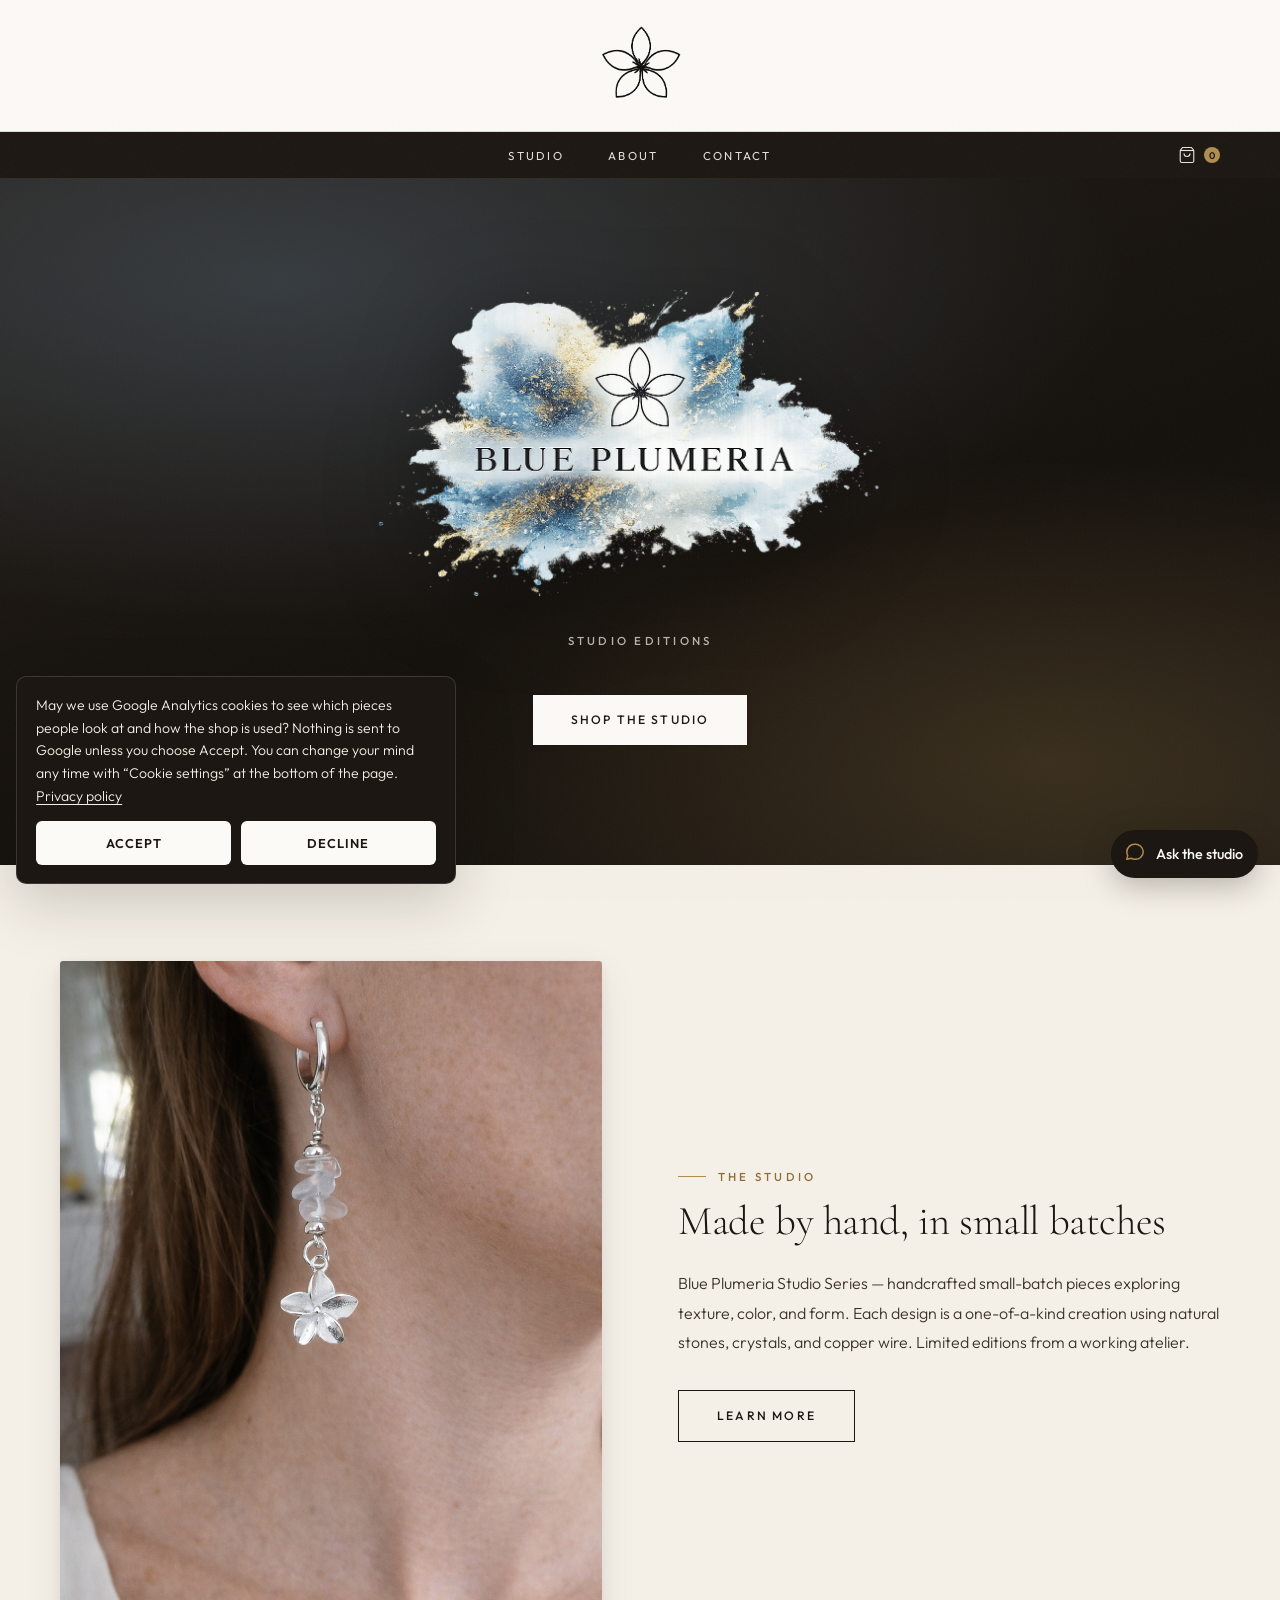
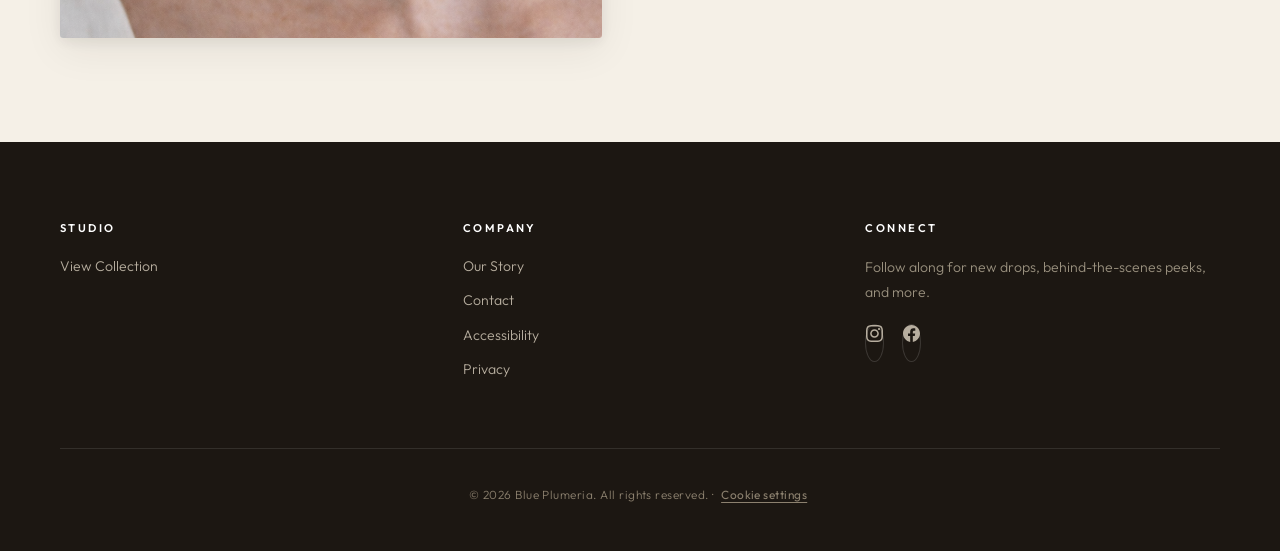
<file: docs/index.html>
<!DOCTYPE html>
<html lang="en">
<head>
  <meta charset="UTF-8">
  <meta name="viewport" content="width=device-width, initial-scale=1.0">
  <!-- Google Analytics loads only after the visitor accepts (js/consent.js) -->
  <script src="js/consent.js"></script>
  <title>Blue Plumeria — Studio Editions</title>
  <meta name="description" content="Limited studio editions — handcrafted earrings, necklaces, and bracelets exploring texture, color, and form.">

  <!-- Favicon -->
  <link rel="icon" type="image/svg+xml" href="favicon.svg">

  <!-- Social sharing -->
  <meta property="og:type" content="website">
  <meta property="og:title" content="Blue Plumeria — Studio Editions">
  <meta property="og:description" content="Handcrafted, small-batch jewelry in natural stones, crystals, and copper. Limited studio editions from a working atelier.">
  <meta property="og:image" content="images/hero-logo.png">
  <meta name="twitter:card" content="summary_large_image">
  <meta name="twitter:title" content="Blue Plumeria — Studio Editions">
  <meta name="twitter:description" content="Handcrafted, small-batch jewelry. Limited studio editions from a working atelier.">

  <link rel="preconnect" href="https://fonts.googleapis.com">
  <link rel="preconnect" href="https://fonts.gstatic.com" crossorigin>
  <link rel="stylesheet" href="css/style.css">
  <link rel="preconnect" href="https://cdn.snipcart.com">
  <noscript><style>.reveal{opacity:1 !important;transform:none !important}</style></noscript>
</head>
<body>

  <a href="#main-content" class="skip-link">Skip to content</a>

  <!-- ── Header ── -->
  <header class="site-header">
    <a href="index.html">
      <img src="images/logo.png" alt="Blue Plumeria" class="logo">
    </a>
  </header>

  <!-- ── Navigation ── -->
  <nav class="site-nav">
    <div class="container">
      <button class="hamburger" aria-label="Menu" aria-expanded="false">
        <span></span><span></span><span></span>
      </button>
      <ul class="nav-links">
        <li><a href="shop.html">Studio</a></li>
        <li><a href="about.html">About</a></li>
        <li><a href="contact.html">Contact</a></li>
      </ul>
      <button class="nav-cart snipcart-checkout" aria-label="Cart">
        <svg viewBox="0 0 24 24"><path d="M6 2L3 6v14a2 2 0 002 2h14a2 2 0 002-2V6l-3-4z"/><line x1="3" y1="6" x2="21" y2="6"/><path d="M16 10a4 4 0 01-8 0"/></svg>
        <span class="cart-count snipcart-items-count">0</span>
      </button>
    </div>
  </nav>

  <main id="main-content">

  <!-- ── Hero ── -->
  <section class="hero">
    <div class="container">
      <img src="images/hero-logo.png" alt="Blue Plumeria" class="hero-logo">
      <p class="hero-tagline">Studio Editions</p>
      <a href="shop.html" class="btn btn-primary">Shop the Studio</a>
    </div>
  </section>

  <!-- ── About Teaser ── -->
  <section class="about-teaser section-padding">
    <div class="container">
      <div class="teaser-grid">
        <img src="images/Silver_plumeria_2.png" alt="Silver plumeria drop earrings resting on olive wood" class="teaser-image reveal" loading="lazy">
        <div class="teaser-content reveal">
          <span class="overline">The Studio</span>
          <h2>Made by hand, in small batches</h2>
          <p>Blue Plumeria Studio Series — handcrafted small-batch pieces exploring texture, color, and form. Each design is a one-of-a-kind creation using natural stones, crystals, and copper wire. Limited editions from a working atelier.</p>
          <a href="about.html" class="btn btn-outline">Learn More</a>
        </div>
      </div>
    </div>
  </section>

  </main>

  <!-- ── Footer ── -->
  <footer class="site-footer">
    <div class="container">
      <div class="footer-grid">
        <div class="footer-col">
          <h4>Studio</h4>
          <a href="shop.html">View Collection</a>
        </div>
        <div class="footer-col">
          <h4>Company</h4>
          <a href="about.html">Our Story</a>
          <a href="contact.html">Contact</a>
          <a href="accessibility.html">Accessibility</a>
          <a href="privacy.html">Privacy</a>
        </div>
        <div class="footer-col">
          <h4>Connect</h4>
          <p>Follow along for new drops, behind-the-scenes peeks, and more.</p>
          <div class="social-links">
            <a href="#" aria-label="Instagram">
              <svg viewBox="0 0 24 24"><path d="M12 2.163c3.204 0 3.584.012 4.85.07 3.252.148 4.771 1.691 4.919 4.919.058 1.265.069 1.645.069 4.849 0 3.205-.012 3.584-.069 4.849-.149 3.225-1.664 4.771-4.919 4.919-1.266.058-1.644.07-4.85.07-3.204 0-3.584-.012-4.849-.07-3.26-.149-4.771-1.699-4.919-4.92-.058-1.265-.07-1.644-.07-4.849 0-3.204.013-3.583.07-4.849.149-3.227 1.664-4.771 4.919-4.919 1.266-.057 1.645-.069 4.849-.069zm0-2.163c-3.259 0-3.667.014-4.947.072-4.358.2-6.78 2.618-6.98 6.98-.059 1.281-.073 1.689-.073 4.948 0 3.259.014 3.668.072 4.948.2 4.358 2.618 6.78 6.98 6.98 1.281.058 1.689.072 4.948.072 3.259 0 3.668-.014 4.948-.072 4.354-.2 6.782-2.618 6.979-6.98.059-1.28.073-1.689.073-4.948 0-3.259-.014-3.667-.072-4.947-.196-4.354-2.617-6.78-6.979-6.98-1.281-.059-1.69-.073-4.949-.073zm0 5.838c-3.403 0-6.162 2.759-6.162 6.162s2.759 6.163 6.162 6.163 6.162-2.759 6.162-6.163c0-3.403-2.759-6.162-6.162-6.162zm0 10.162c-2.209 0-4-1.79-4-4 0-2.209 1.791-4 4-4s4 1.791 4 4c0 2.21-1.791 4-4 4zm6.406-11.845c-.796 0-1.441.645-1.441 1.44s.645 1.44 1.441 1.44c.795 0 1.439-.645 1.439-1.44s-.644-1.44-1.439-1.44z"/></svg>
            </a>
            <a href="#" aria-label="Facebook">
              <svg viewBox="0 0 24 24"><path d="M24 12.073c0-6.627-5.373-12-12-12s-12 5.373-12 12c0 5.99 4.388 10.954 10.125 11.854v-8.385h-3.047v-3.47h3.047v-2.642c0-3.007 1.792-4.669 4.533-4.669 1.312 0 2.686.235 2.686.235v2.953h-1.514c-1.491 0-1.956.925-1.956 1.874v2.25h3.328l-.532 3.47h-2.796v8.385c5.738-.9 10.126-5.864 10.126-11.854z"/></svg>
            </a>
          </div>
        </div>
      </div>
      <div class="footer-bottom">
        &copy; 2026 Blue Plumeria. All rights reserved.
        <span aria-hidden="true">&middot;</span>
        <button type="button" class="footer-link-btn" data-consent-open>Cookie settings</button>
      </div>
    </div>
  </footer>

  <!-- Snipcart — loads on first user interaction -->
  <script>
    window.SnipcartSettings = {
      publicApiKey: 'ZDM4ZTlmYTYtNGQzMi00MDU1LTlmZWYtMzM0ZDJkOGJkZjA2NjM5MTg3NzgwMTA4ODEzNjky',
      loadStrategy: 'on-user-interaction',
      modalStyle: 'side',
    };

    (()=>{var c,d;(d=(c=window.SnipcartSettings).version)!=null||(c.version="3.0");var s,S;(S=(s=window.SnipcartSettings).timeoutDuration)!=null||(s.timeoutDuration=2750);var l,p;(p=(l=window.SnipcartSettings).domain)!=null||(l.domain="cdn.snipcart.com");var w,u;(u=(w=window.SnipcartSettings).protocol)!=null||(w.protocol="https");var f=window.SnipcartSettings.version.includes("v3.0.0-ci")||window.SnipcartSettings.version!="3.0"&&window.SnipcartSettings.version.localeCompare("3.4.0",void 0,{numeric:!0,sensitivity:"base"})===-1,m=["focus","mouseover","touchmove","scroll","keydown"];window.LoadSnipcart=o;document.readyState==="loading"?document.addEventListener("DOMContentLoaded",r):r();function r(){window.SnipcartSettings.loadStrategy?window.SnipcartSettings.loadStrategy==="on-user-interaction"&&(m.forEach(t=>document.addEventListener(t,o)),setTimeout(o,window.SnipcartSettings.timeoutDuration)):o()}var a=!1;function o(){if(a)return;a=!0;let t=document.getElementsByTagName("head")[0],e=document.querySelector("#snipcart"),i=document.querySelector(`src[src^="${window.SnipcartSettings.protocol}://${window.SnipcartSettings.domain}"][src$="snipcart.js"]`),n=document.querySelector(`link[href^="${window.SnipcartSettings.protocol}://${window.SnipcartSettings.domain}"][href$="snipcart.css"]`);e||(e=document.createElement("div"),e.id="snipcart",e.setAttribute("hidden","true"),document.body.appendChild(e)),v(e),i||(i=document.createElement("script"),i.src=`${window.SnipcartSettings.protocol}://${window.SnipcartSettings.domain}/themes/v${window.SnipcartSettings.version}/default/snipcart.js`,i.async=!0,t.appendChild(i)),n||(n=document.createElement("link"),n.rel="stylesheet",n.type="text/css",n.href=`${window.SnipcartSettings.protocol}://${window.SnipcartSettings.domain}/themes/v${window.SnipcartSettings.version}/default/snipcart.css`,t.prepend(n)),m.forEach(g=>document.removeEventListener(g,o))}function v(t){!f||(t.dataset.apiKey=window.SnipcartSettings.publicApiKey,window.SnipcartSettings.addProductBehavior&&(t.dataset.configAddProductBehavior=window.SnipcartSettings.addProductBehavior),window.SnipcartSettings.modalStyle&&(t.dataset.configModalStyle=window.SnipcartSettings.modalStyle),window.SnipcartSettings.currency&&(t.dataset.currency=window.SnipcartSettings.currency),window.SnipcartSettings.templatesUrl&&(t.dataset.templatesUrl=window.SnipcartSettings.templatesUrl))}})();
  </script>
  <!-- Cloudflare Web Analytics -->
  <script type="module" src="https://static.cloudflareinsights.com/beacon.min.js" data-cf-beacon='{"token": "38a6ebb3dcc84f76a18885ecca1cf73b"}'></script>
  <!-- End Cloudflare Web Analytics -->
  <script src="js/main.js"></script>
  <!-- AI receptionist (floating studio assistant) -->
  <script src="js/receptionist.js" defer></script>
</body>
</html>
</file>
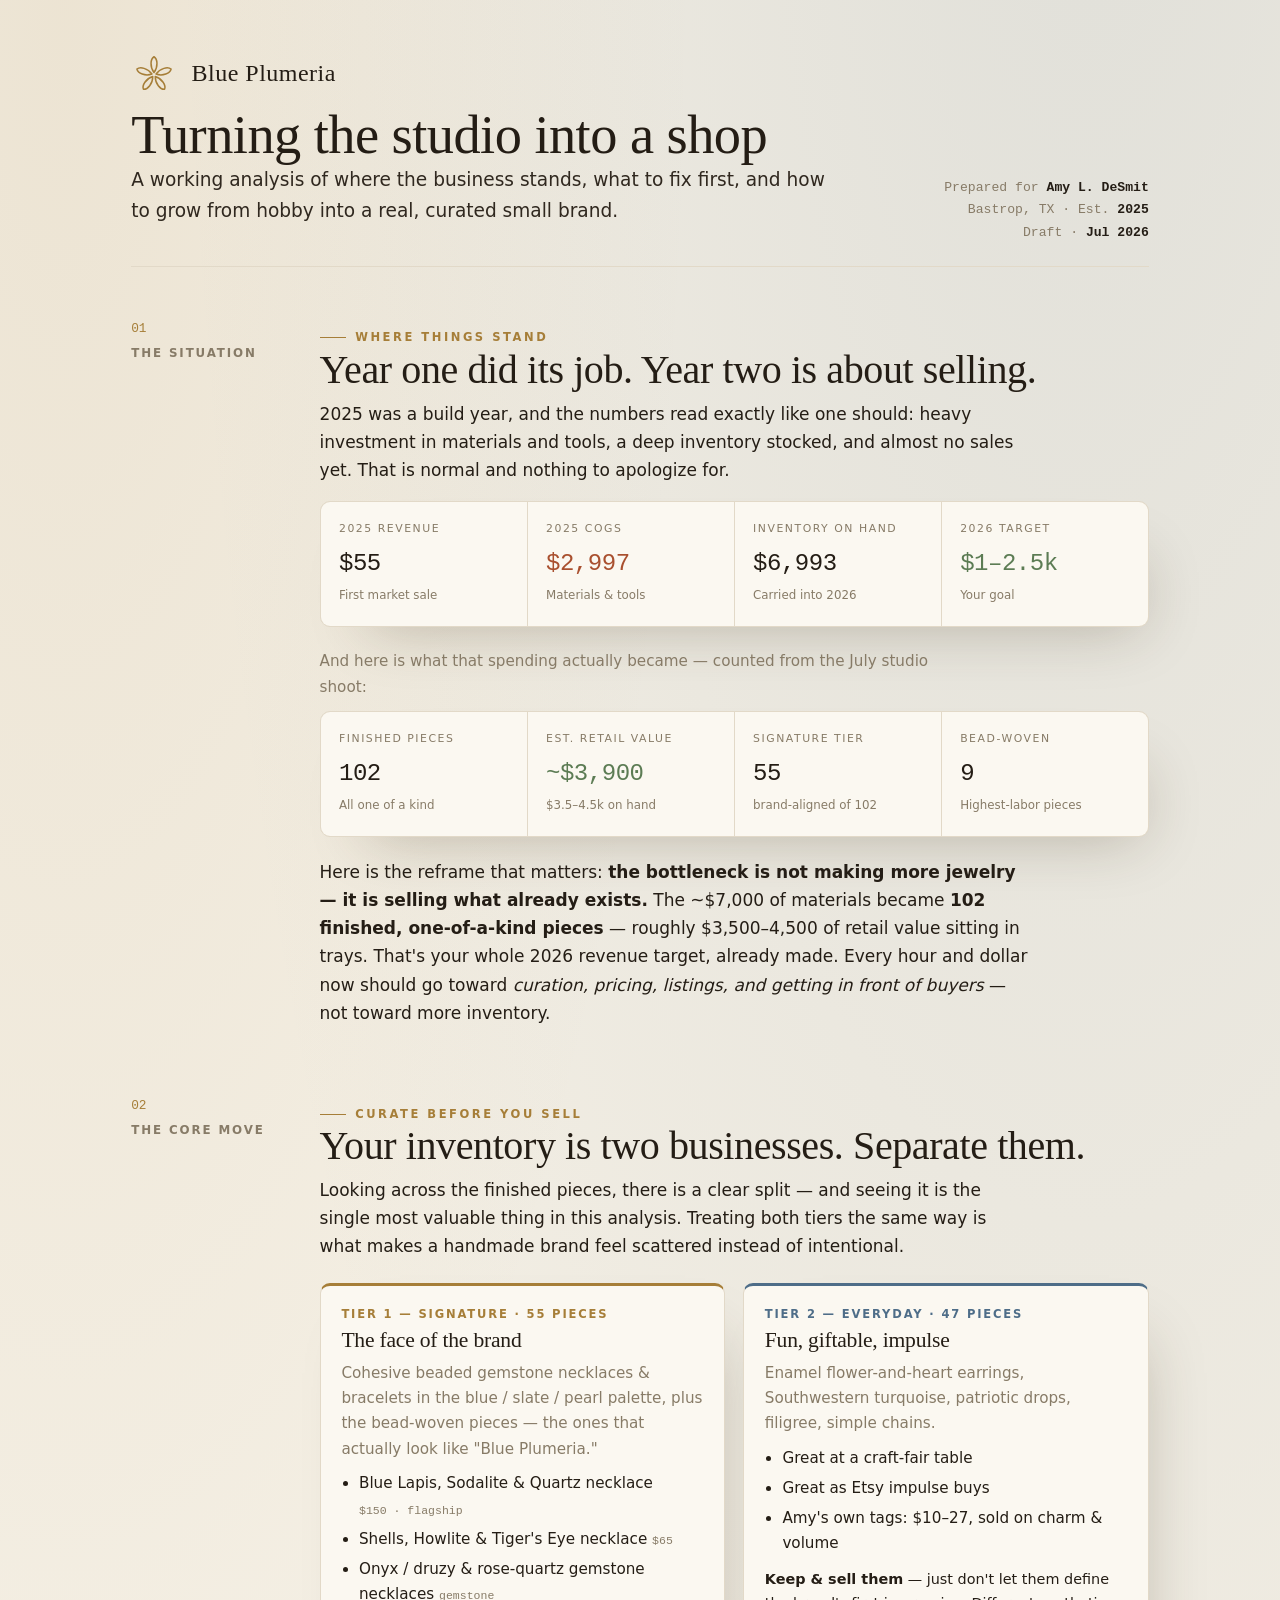
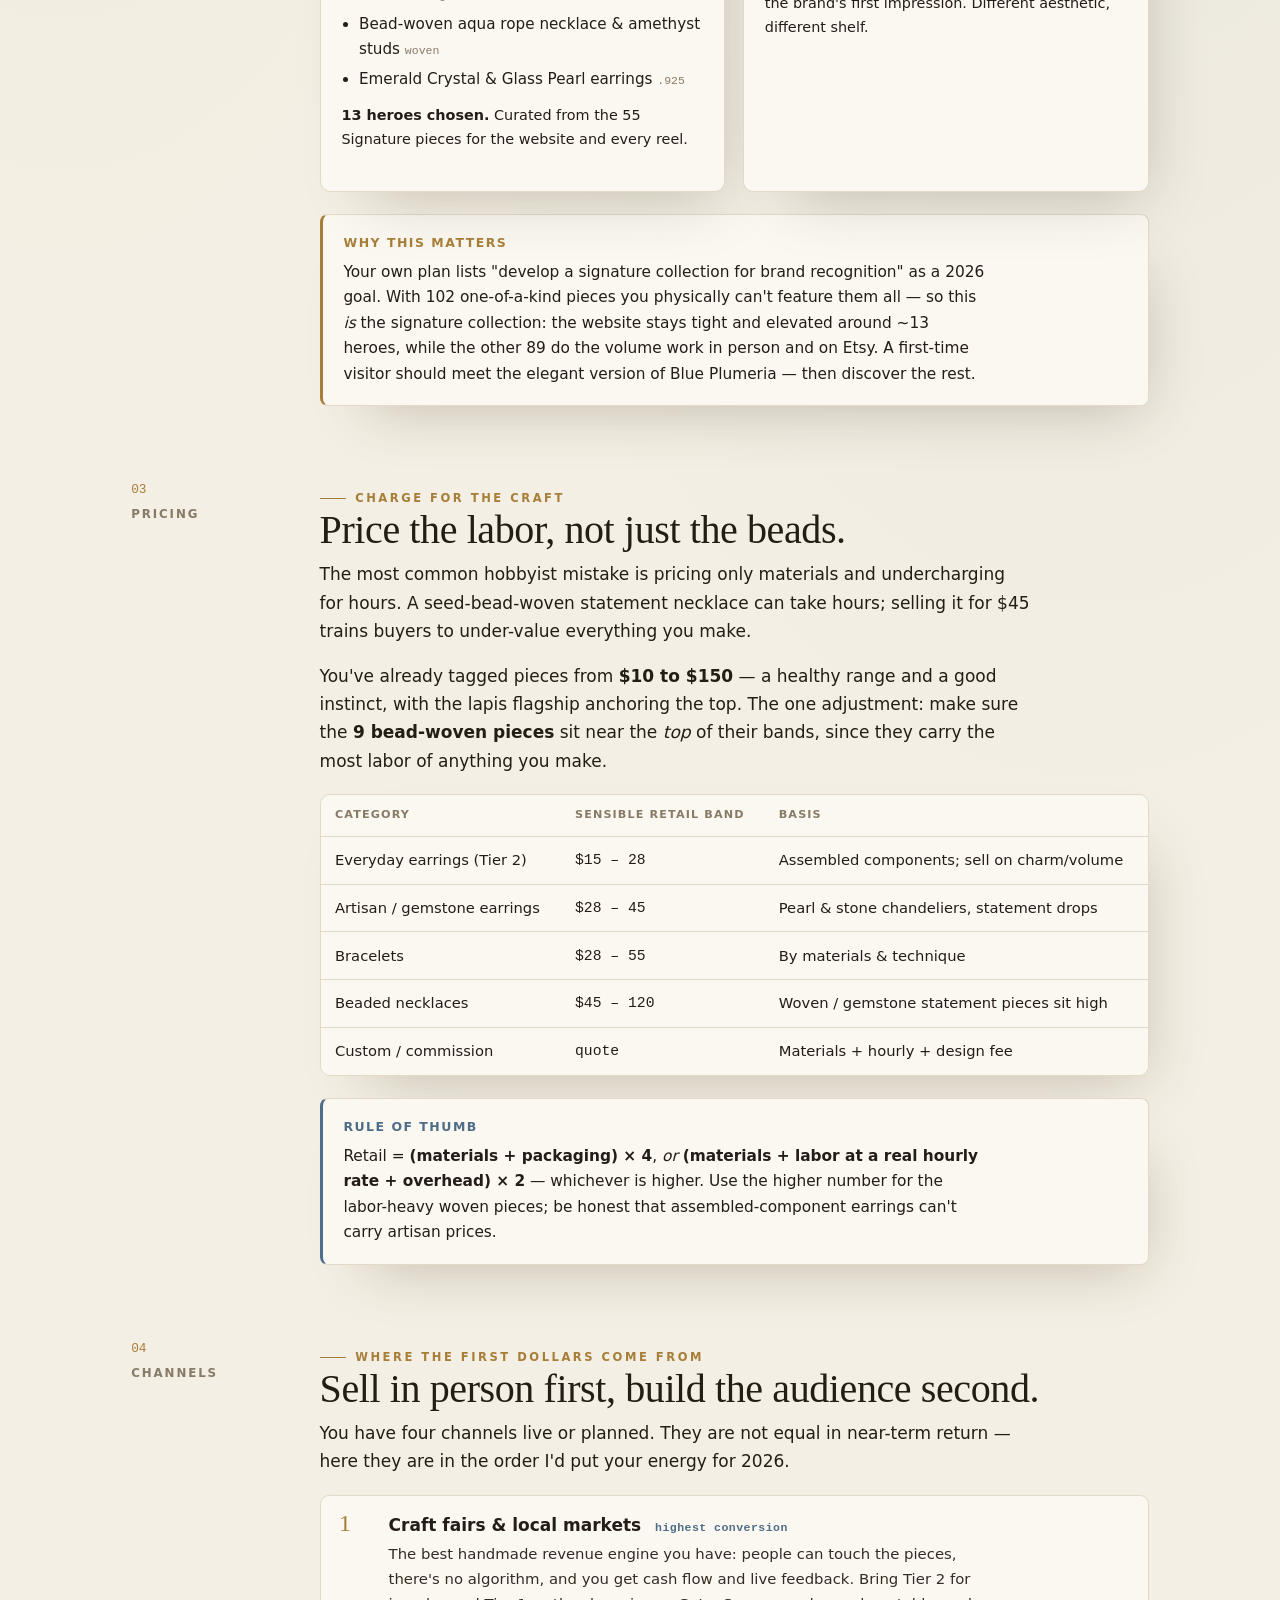
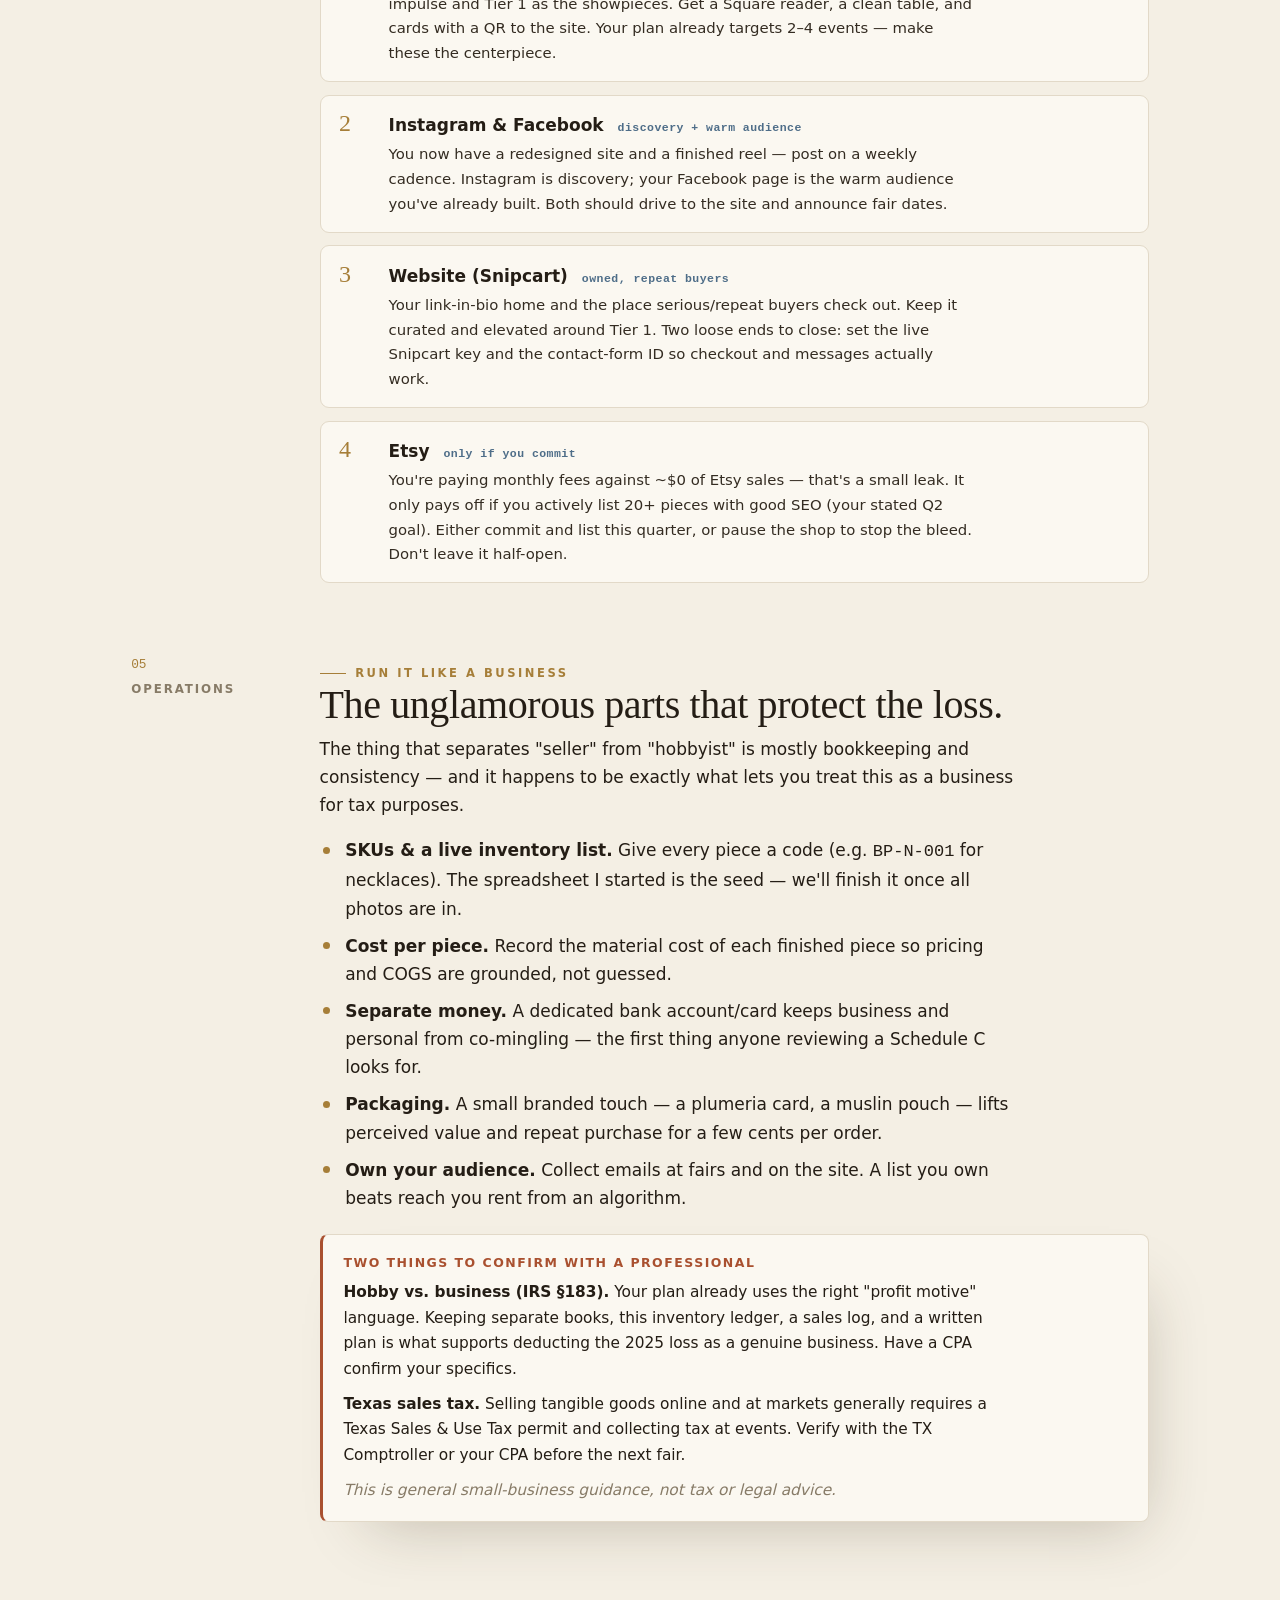
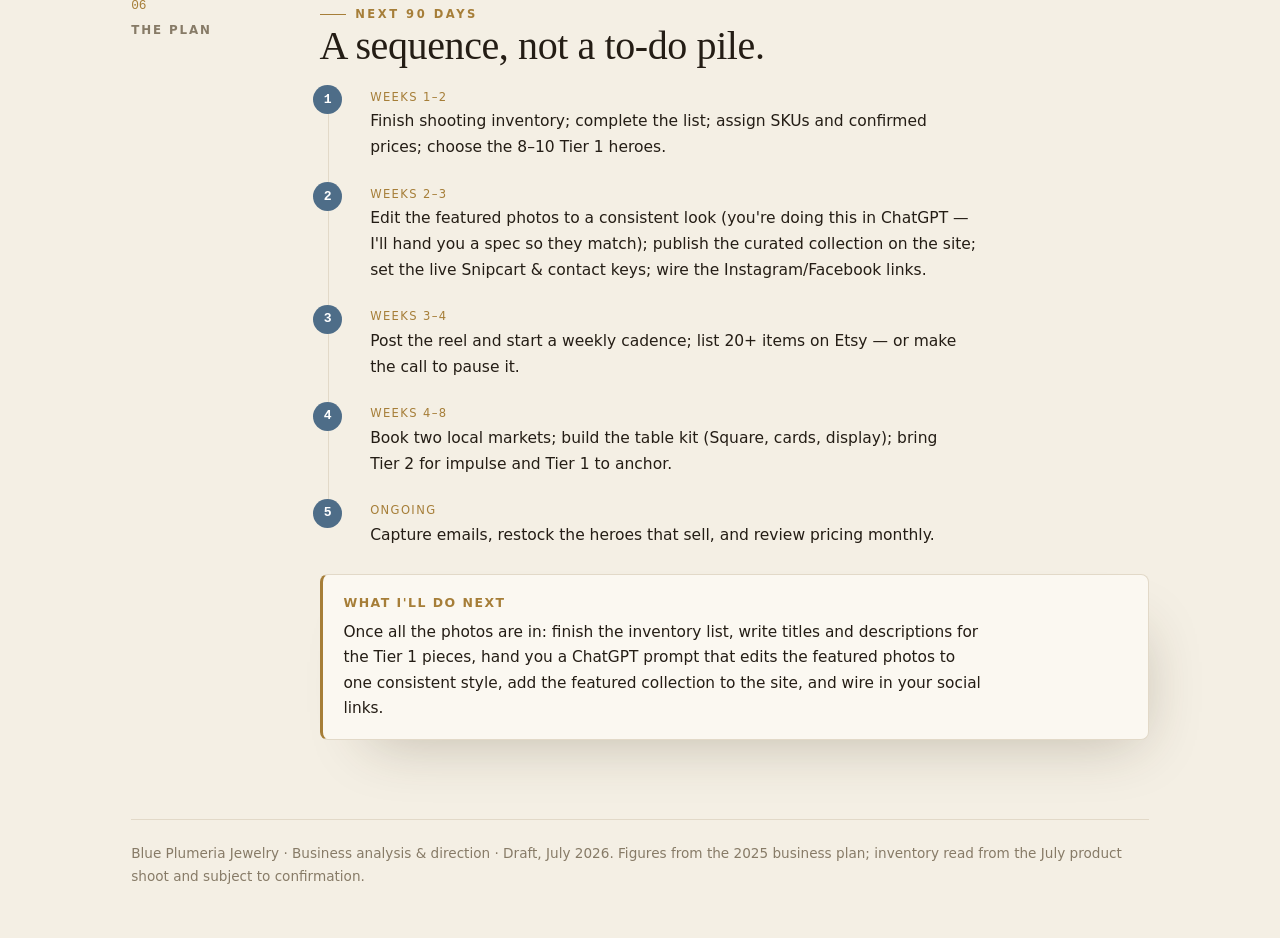
<file: business_analysis.html>
<!DOCTYPE html>
<html lang="en">
<head>
<meta charset="utf-8">
<meta name="viewport" content="width=device-width, initial-scale=1">
<title>Blue Plumeria — Business Analysis & Direction</title>
<style>
  :root {
    --paper:   #F4EFE4;
    --raised:  #FBF8F1;
    --ink:     #241D15;
    --muted:   #877B67;
    --hair:    #E2D9C8;
    --gold:    #A67E38;
    --gold-2:  #C6A45E;
    --slate:   #4E6D88;
    --slate-2: #6C8AA4;
    --good:    #5C7C54;
    --warn:    #A9502F;
    --shadow:  20px 30px 60px -30px rgba(60,45,20,.28);
    --maxw: 1120px;
    --col: 680px;
    --serif: Georgia, "Times New Roman", serif;
    --sans: "Segoe UI", ui-sans-serif, system-ui, -apple-system, Roboto, Helvetica, Arial, sans-serif;
    --mono: "Cascadia Code", ui-monospace, "SF Mono", Consolas, "Liberation Mono", monospace;
  }
  @media (prefers-color-scheme: dark) {
    :root {
      --paper:  #15120D;
      --raised: #1E1913;
      --ink:    #ECE3D3;
      --muted:  #9A8D78;
      --hair:   #33291D;
      --gold:   #C6A45E;
      --gold-2: #E0C486;
      --slate:  #7F9DB8;
      --slate-2:#A6C0D6;
      --good:   #86A879;
      --warn:   #D6805E;
      --shadow: 24px 34px 70px -34px rgba(0,0,0,.7);
    }
  }
  :root[data-theme="light"] {
    --paper:#F4EFE4; --raised:#FBF8F1; --ink:#241D15; --muted:#877B67; --hair:#E2D9C8;
    --gold:#A67E38; --gold-2:#C6A45E; --slate:#4E6D88; --slate-2:#6C8AA4; --good:#5C7C54; --warn:#A9502F;
    --shadow:20px 30px 60px -30px rgba(60,45,20,.28);
  }
  :root[data-theme="dark"] {
    --paper:#15120D; --raised:#1E1913; --ink:#ECE3D3; --muted:#9A8D78; --hair:#33291D;
    --gold:#C6A45E; --gold-2:#E0C486; --slate:#7F9DB8; --slate-2:#A6C0D6; --good:#86A879; --warn:#D6805E;
    --shadow:24px 34px 70px -34px rgba(0,0,0,.7);
  }

  * { box-sizing: border-box; }
  html { -webkit-text-size-adjust: 100%; }
  body {
    margin: 0;
    background:
      radial-gradient(120% 80% at 85% -5%, color-mix(in srgb, var(--slate) 12%, transparent), transparent 60%),
      radial-gradient(90% 60% at 5% 0%, color-mix(in srgb, var(--gold) 10%, transparent), transparent 55%),
      var(--paper);
    color: var(--ink);
    font-family: var(--sans);
    font-size: 17px;
    line-height: 1.66;
    -webkit-font-smoothing: antialiased;
  }
  .wrap { max-width: var(--maxw); margin: 0 auto; padding: clamp(1.4rem, 4vw, 3.5rem); }

  /* ---- Type ---- */
  h1,h2,h3 { font-family: var(--serif); font-weight: 400; line-height: 1.1; text-wrap: balance; letter-spacing: -.01em; }
  h2 { font-size: clamp(1.7rem, 3.2vw, 2.5rem); margin: 0 0 .2em; }
  h3 { font-size: 1.28rem; margin: 2.2rem 0 .5rem; }
  p { margin: 0 0 1.05rem; max-width: 66ch; }
  strong { font-weight: 600; color: var(--ink); }
  a { color: var(--slate); text-underline-offset: 3px; }
  .eyebrow {
    font-family: var(--sans); font-size: .72rem; font-weight: 600;
    letter-spacing: .22em; text-transform: uppercase; color: var(--gold);
    display: inline-flex; align-items: center; gap: .6rem;
  }
  .eyebrow::before { content:""; width: 26px; height: 1px; background: var(--gold); }
  .lede { font-size: 1.16rem; color: color-mix(in srgb, var(--ink) 88%, var(--muted)); max-width: 60ch; }

  /* ---- Masthead ---- */
  header.mast {
    display: grid; grid-template-columns: 1fr auto; align-items: end; gap: 1.5rem;
    padding-bottom: 1.4rem; border-bottom: 1px solid var(--hair); margin-bottom: 2.6rem;
  }
  .mark { display: flex; align-items: center; gap: .9rem; }
  .mark svg { width: 46px; height: 46px; flex: none; }
  .brand { font-family: var(--serif); font-size: 1.5rem; letter-spacing: .02em; }
  .mast h1 { font-family: var(--serif); font-weight: 400; font-size: clamp(2.1rem, 5vw, 3.4rem); margin: .7rem 0 .1rem; line-height: 1.02; }
  .mast .meta { text-align: right; font-size: .82rem; color: var(--muted); line-height: 1.7; font-family: var(--mono); }
  .mast .meta b { color: var(--ink); font-weight: 600; }

  /* ---- Layout: editorial column + meta rail ---- */
  section { margin: 3.2rem 0; scroll-margin-top: 1rem; }
  .row { display: grid; grid-template-columns: 150px minmax(0,1fr); gap: clamp(1rem,3vw,2.6rem); align-items: start; }
  .rail { position: sticky; top: 1.2rem; }
  .rail .num { font-family: var(--mono); font-size: .8rem; color: var(--gold); }
  .rail .tag { font-family: var(--sans); font-size: .74rem; font-weight: 600; letter-spacing: .16em; text-transform: uppercase; color: var(--muted); margin-top: .3rem; }
  @media (max-width: 720px){ .row{ grid-template-columns: 1fr; gap:.4rem; } .rail{ position: static; } .rail .tag{ margin-top:0; } }

  /* ---- Stat band ---- */
  .stats { display: grid; grid-template-columns: repeat(4, 1fr); gap: 1px; background: var(--hair);
    border: 1px solid var(--hair); border-radius: 10px; overflow: hidden; box-shadow: var(--shadow); }
  .stat { background: var(--raised); padding: 1.15rem 1.15rem 1.25rem; }
  .stat .k { font-family: var(--sans); font-size: .68rem; letter-spacing: .14em; text-transform: uppercase; color: var(--muted); }
  .stat .v { font-family: var(--mono); font-size: 1.5rem; font-variant-numeric: tabular-nums; margin-top: .35rem; letter-spacing: -.02em; }
  .stat .v.neg { color: var(--warn); }
  .stat .v.pos { color: var(--good); }
  .stat .s { font-size: .74rem; color: var(--muted); margin-top: .15rem; }
  @media (max-width: 640px){ .stats{ grid-template-columns: repeat(2,1fr);} }

  /* ---- Callout / cards ---- */
  .callout { background: var(--raised); border: 1px solid var(--hair); border-left: 3px solid var(--slate);
    border-radius: 8px; padding: 1.1rem 1.3rem; margin: 1.4rem 0; box-shadow: var(--shadow); }
  .callout.gold { border-left-color: var(--gold); }
  .callout.warn { border-left-color: var(--warn); }
  .callout h4 { margin: 0 0 .4rem; font-family: var(--sans); font-size: .78rem; letter-spacing: .12em; text-transform: uppercase; color: var(--slate); }
  .callout.gold h4 { color: var(--gold); }
  .callout.warn h4 { color: var(--warn); }
  .callout p { margin: 0; font-size: .96rem; }
  .callout p + p { margin-top: .6rem; }

  .tiers { display: grid; grid-template-columns: 1fr 1fr; gap: 1.1rem; margin: 1.4rem 0; }
  @media (max-width: 640px){ .tiers{ grid-template-columns: 1fr; } }
  .tier { background: var(--raised); border: 1px solid var(--hair); border-top: 3px solid var(--gold);
    border-radius: 10px; padding: 1.2rem 1.3rem 1.4rem; box-shadow: var(--shadow); }
  .tier.two { border-top-color: var(--slate); }
  .tier .lab { font-family: var(--sans); font-size: .72rem; letter-spacing: .16em; text-transform: uppercase; color: var(--gold); font-weight: 600; }
  .tier.two .lab { color: var(--slate); }
  .tier h3 { margin: .3rem 0 .5rem; font-size: 1.35rem; }
  .tier ul { margin: .6rem 0 0; padding-left: 1.1rem; }
  .tier li { margin: .3rem 0; font-size: .95rem; }
  .tier .pill { display:inline-block; font-family: var(--mono); font-size: .72rem; color: var(--muted); }

  ul.clean { list-style: none; padding: 0; margin: 1rem 0; }
  ul.clean > li { padding-left: 1.6rem; position: relative; margin: .55rem 0; max-width: 64ch; }
  ul.clean > li::before { content:""; position:absolute; left:.2rem; top:.62em; width:7px; height:7px; border-radius:50%;
    background: var(--gold); }

  /* ---- Channels ordered ---- */
  ol.channels { list-style: none; counter-reset: c; padding: 0; margin: 1.2rem 0; display: grid; gap: .8rem; }
  ol.channels li { counter-increment: c; display: grid; grid-template-columns: auto 1fr; gap: 1rem; align-items: start;
    background: var(--raised); border: 1px solid var(--hair); border-radius: 9px; padding: .95rem 1.15rem; }
  ol.channels li::before { content: counter(c); font-family: var(--serif); font-size: 1.5rem; color: var(--gold);
    line-height: 1; width: 1.4em; }
  ol.channels .h { font-weight: 600; }
  ol.channels .h .rank { font-family: var(--mono); font-size: .72rem; color: var(--slate); margin-left: .5rem; letter-spacing: .04em; }
  ol.channels p { margin: .2rem 0 0; font-size: .93rem; color: color-mix(in srgb, var(--ink) 84%, var(--muted)); max-width: 62ch; }

  /* ---- Plan timeline ---- */
  ol.plan { list-style: none; counter-reset: p; padding: 0; margin: 1.2rem 0 0; }
  ol.plan li { counter-increment: p; position: relative; padding: 0 0 1.5rem 2.6rem; border-left: 1px solid var(--hair); margin-left: .5rem; }
  ol.plan li:last-child { border-left-color: transparent; padding-bottom: 0; }
  ol.plan li::before { content: counter(p); position: absolute; left: calc(-.9rem - 1px); top: -.15rem;
    width: 1.8rem; height: 1.8rem; border-radius: 50%; background: var(--slate); color: #fff;
    display: grid; place-items: center; font-family: var(--mono); font-size: .82rem; font-weight: 600; }
  ol.plan .when { font-family: var(--sans); font-size: .72rem; letter-spacing: .12em; text-transform: uppercase; color: var(--gold); }
  ol.plan .what { margin: .15rem 0 0; font-size: .97rem; max-width: 62ch; }

  /* ---- Table ---- */
  .tablewrap { overflow-x: auto; border: 1px solid var(--hair); border-radius: 10px; box-shadow: var(--shadow); margin: 1.2rem 0; }
  table { border-collapse: collapse; width: 100%; min-width: 460px; background: var(--raised); font-size: .92rem; }
  th, td { text-align: left; padding: .7rem .9rem; border-bottom: 1px solid var(--hair); }
  th { font-family: var(--sans); font-size: .7rem; letter-spacing: .1em; text-transform: uppercase; color: var(--muted); font-weight: 600; }
  td.n { font-family: var(--mono); font-variant-numeric: tabular-nums; white-space: nowrap; }
  tr:last-child td { border-bottom: none; }

  footer { margin-top: 3.5rem; padding-top: 1.4rem; border-top: 1px solid var(--hair); color: var(--muted); font-size: .85rem; }
  .disc { font-size: .8rem; color: var(--muted); font-style: italic; max-width: 66ch; }

  .reveal { opacity: 0; transform: translateY(14px); transition: opacity .7s ease, transform .7s ease; }
  .reveal.in { opacity: 1; transform: none; }
  @media (prefers-reduced-motion: reduce){ .reveal{ opacity:1; transform:none; transition:none; } }
</style>

</head>
<body>
<div class="wrap">

  <header class="mast">
    <div>
      <div class="mark">
        <svg viewBox="0 0 64 64" aria-hidden="true">
          <g fill="none" stroke="var(--gold)" stroke-width="2.1" stroke-linejoin="round" transform="translate(32 33)">
            <path d="M0 -3 C6 -11 5 -22 0 -25 C-5 -22 -6 -11 0 -3 Z"/>
            <path d="M0 -3 C6 -11 5 -22 0 -25 C-5 -22 -6 -11 0 -3 Z" transform="rotate(72)"/>
            <path d="M0 -3 C6 -11 5 -22 0 -25 C-5 -22 -6 -11 0 -3 Z" transform="rotate(144)"/>
            <path d="M0 -3 C6 -11 5 -22 0 -25 C-5 -22 -6 -11 0 -3 Z" transform="rotate(216)"/>
            <path d="M0 -3 C6 -11 5 -22 0 -25 C-5 -22 -6 -11 0 -3 Z" transform="rotate(288)"/>
          </g>
        </svg>
        <span class="brand">Blue Plumeria</span>
      </div>
      <h1>Turning the studio into a shop</h1>
      <p class="lede">A working analysis of where the business stands, what to fix first, and how to grow from hobby into a real, curated small brand.</p>
    </div>
    <div class="meta">
      <div>Prepared for <b>Amy L. DeSmit</b></div>
      <div>Bastrop, TX &middot; Est. <b>2025</b></div>
      <div>Draft &middot; <b>Jul 2026</b></div>
    </div>
  </header>

  <section class="reveal">
    <div class="row">
      <div class="rail"><div class="num">01</div><div class="tag">The Situation</div></div>
      <div>
        <span class="eyebrow">Where things stand</span>
        <h2>Year one did its job. Year two is about selling.</h2>
        <p>2025 was a build year, and the numbers read exactly like one should: heavy investment in materials and tools, a deep inventory stocked, and almost no sales yet. That is normal and nothing to apologize for.</p>
        <div class="stats" role="table" aria-label="Key figures">
          <div class="stat"><div class="k">2025 Revenue</div><div class="v">$55</div><div class="s">First market sale</div></div>
          <div class="stat"><div class="k">2025 COGS</div><div class="v neg">$2,997</div><div class="s">Materials &amp; tools</div></div>
          <div class="stat"><div class="k">Inventory on hand</div><div class="v">$6,993</div><div class="s">Carried into 2026</div></div>
          <div class="stat"><div class="k">2026 Target</div><div class="v pos">$1–2.5k</div><div class="s">Your goal</div></div>
        </div>
        <p style="margin:1.4rem 0 .7rem; font-size:.95rem; color:var(--muted)">And here is what that spending actually became — counted from the July studio shoot:</p>
        <div class="stats" role="table" aria-label="Finished inventory">
          <div class="stat"><div class="k">Finished pieces</div><div class="v">102</div><div class="s">All one of a kind</div></div>
          <div class="stat"><div class="k">Est. retail value</div><div class="v pos">~$3,900</div><div class="s">$3.5–4.5k on hand</div></div>
          <div class="stat"><div class="k">Signature tier</div><div class="v">55</div><div class="s">brand-aligned of 102</div></div>
          <div class="stat"><div class="k">Bead-woven</div><div class="v">9</div><div class="s">Highest-labor pieces</div></div>
        </div>
        <p style="margin-top:1.3rem">Here is the reframe that matters: <strong>the bottleneck is not making more jewelry — it is selling what already exists.</strong> The ~$7,000 of materials became <strong>102 finished, one-of-a-kind pieces</strong> — roughly $3,500–4,500 of retail value sitting in trays. That's your whole 2026 revenue target, already made. Every hour and dollar now should go toward <em>curation, pricing, listings, and getting in front of buyers</em> — not toward more inventory.</p>
      </div>
    </div>
  </section>

  <section class="reveal">
    <div class="row">
      <div class="rail"><div class="num">02</div><div class="tag">The Core Move</div></div>
      <div>
        <span class="eyebrow">Curate before you sell</span>
        <h2>Your inventory is two businesses. Separate them.</h2>
        <p>Looking across the finished pieces, there is a clear split — and seeing it is the single most valuable thing in this analysis. Treating both tiers the same way is what makes a handmade brand feel scattered instead of intentional.</p>
        <div class="tiers">
          <div class="tier">
            <div class="lab">Tier 1 — Signature · 55 pieces</div>
            <h3>The face of the brand</h3>
            <p style="font-size:.95rem; color:var(--muted); margin:.2rem 0 .4rem">Cohesive beaded gemstone necklaces &amp; bracelets in the blue / slate / pearl palette, plus the bead-woven pieces — the ones that actually look like "Blue Plumeria."</p>
            <ul>
              <li>Blue Lapis, Sodalite &amp; Quartz necklace <span class="pill">$150 · flagship</span></li>
              <li>Shells, Howlite &amp; Tiger's Eye necklace <span class="pill">$65</span></li>
              <li>Onyx / druzy &amp; rose-quartz gemstone necklaces <span class="pill">gemstone</span></li>
              <li>Bead-woven aqua rope necklace &amp; amethyst studs <span class="pill">woven</span></li>
              <li>Emerald Crystal &amp; Glass Pearl earrings <span class="pill">.925</span></li>
            </ul>
            <p style="font-size:.9rem; margin-top:.7rem"><strong>13 heroes chosen.</strong> Curated from the 55 Signature pieces for the website and every reel.</p>
          </div>
          <div class="tier two">
            <div class="lab">Tier 2 — Everyday · 47 pieces</div>
            <h3>Fun, giftable, impulse</h3>
            <p style="font-size:.95rem; color:var(--muted); margin:.2rem 0 .4rem">Enamel flower-and-heart earrings, Southwestern turquoise, patriotic drops, filigree, simple chains.</p>
            <ul>
              <li>Great at a craft-fair table</li>
              <li>Great as Etsy impulse buys</li>
              <li>Amy's own tags: $10–27, sold on charm &amp; volume</li>
            </ul>
            <p style="font-size:.9rem; margin-top:.7rem"><strong>Keep &amp; sell them</strong> — just don't let them define the brand's first impression. Different aesthetic, different shelf.</p>
          </div>
        </div>
        <div class="callout gold">
          <h4>Why this matters</h4>
          <p>Your own plan lists "develop a signature collection for brand recognition" as a 2026 goal. With 102 one-of-a-kind pieces you physically can't feature them all — so this <em>is</em> the signature collection: the website stays tight and elevated around ~13 heroes, while the other 89 do the volume work in person and on Etsy. A first-time visitor should meet the elegant version of Blue Plumeria — then discover the rest.</p>
        </div>
      </div>
    </div>
  </section>

  <section class="reveal">
    <div class="row">
      <div class="rail"><div class="num">03</div><div class="tag">Pricing</div></div>
      <div>
        <span class="eyebrow">Charge for the craft</span>
        <h2>Price the labor, not just the beads.</h2>
        <p>The most common hobbyist mistake is pricing only materials and undercharging for hours. A seed-bead-woven statement necklace can take hours; selling it for $45 trains buyers to under-value everything you make.</p>
        <p>You've already tagged pieces from <strong>$10 to $150</strong> — a healthy range and a good instinct, with the lapis flagship anchoring the top. The one adjustment: make sure the <strong>9 bead-woven pieces</strong> sit near the <em>top</em> of their bands, since they carry the most labor of anything you make.</p>
        <div class="tablewrap">
          <table>
            <thead><tr><th>Category</th><th>Sensible retail band</th><th>Basis</th></tr></thead>
            <tbody>
              <tr><td>Everyday earrings (Tier 2)</td><td class="n">$15 – 28</td><td>Assembled components; sell on charm/volume</td></tr>
              <tr><td>Artisan / gemstone earrings</td><td class="n">$28 – 45</td><td>Pearl &amp; stone chandeliers, statement drops</td></tr>
              <tr><td>Bracelets</td><td class="n">$28 – 55</td><td>By materials &amp; technique</td></tr>
              <tr><td>Beaded necklaces</td><td class="n">$45 – 120</td><td>Woven / gemstone statement pieces sit high</td></tr>
              <tr><td>Custom / commission</td><td class="n">quote</td><td>Materials + hourly + design fee</td></tr>
            </tbody>
          </table>
        </div>
        <div class="callout">
          <h4>Rule of thumb</h4>
          <p>Retail = <strong>(materials + packaging) &times; 4</strong>, <em>or</em> <strong>(materials + labor at a real hourly rate + overhead) &times; 2</strong> — whichever is higher. Use the higher number for the labor-heavy woven pieces; be honest that assembled-component earrings can't carry artisan prices.</p>
        </div>
      </div>
    </div>
  </section>

  <section class="reveal">
    <div class="row">
      <div class="rail"><div class="num">04</div><div class="tag">Channels</div></div>
      <div>
        <span class="eyebrow">Where the first dollars come from</span>
        <h2>Sell in person first, build the audience second.</h2>
        <p>You have four channels live or planned. They are not equal in near-term return — here they are in the order I'd put your energy for 2026.</p>
        <ol class="channels">
          <li>
            <div>
              <div class="h">Craft fairs &amp; local markets <span class="rank">highest conversion</span></div>
              <p>The best handmade revenue engine you have: people can touch the pieces, there's no algorithm, and you get cash flow and live feedback. Bring Tier&nbsp;2 for impulse and Tier&nbsp;1 as the showpieces. Get a Square reader, a clean table, and cards with a QR to the site. Your plan already targets 2–4 events — make these the centerpiece.</p>
            </div>
          </li>
          <li>
            <div>
              <div class="h">Instagram &amp; Facebook <span class="rank">discovery + warm audience</span></div>
              <p>You now have a redesigned site and a finished reel — post on a weekly cadence. Instagram is discovery; your Facebook page is the warm audience you've already built. Both should drive to the site and announce fair dates.</p>
            </div>
          </li>
          <li>
            <div>
              <div class="h">Website (Snipcart) <span class="rank">owned, repeat buyers</span></div>
              <p>Your link-in-bio home and the place serious/repeat buyers check out. Keep it curated and elevated around Tier&nbsp;1. Two loose ends to close: set the live Snipcart key and the contact-form ID so checkout and messages actually work.</p>
            </div>
          </li>
          <li>
            <div>
              <div class="h">Etsy <span class="rank">only if you commit</span></div>
              <p>You're paying monthly fees against ~$0 of Etsy sales — that's a small leak. It only pays off if you actively list 20+ pieces with good SEO (your stated Q2 goal). Either commit and list this quarter, or pause the shop to stop the bleed. Don't leave it half-open.</p>
            </div>
          </li>
        </ol>
      </div>
    </div>
  </section>

  <section class="reveal">
    <div class="row">
      <div class="rail"><div class="num">05</div><div class="tag">Operations</div></div>
      <div>
        <span class="eyebrow">Run it like a business</span>
        <h2>The unglamorous parts that protect the loss.</h2>
        <p>The thing that separates "seller" from "hobbyist" is mostly bookkeeping and consistency — and it happens to be exactly what lets you treat this as a business for tax purposes.</p>
        <ul class="clean">
          <li><strong>SKUs &amp; a live inventory list.</strong> Give every piece a code (e.g. <span style="font-family:var(--mono)">BP-N-001</span> for necklaces). The spreadsheet I started is the seed — we'll finish it once all photos are in.</li>
          <li><strong>Cost per piece.</strong> Record the material cost of each finished piece so pricing and COGS are grounded, not guessed.</li>
          <li><strong>Separate money.</strong> A dedicated bank account/card keeps business and personal from co-mingling — the first thing anyone reviewing a Schedule C looks for.</li>
          <li><strong>Packaging.</strong> A small branded touch — a plumeria card, a muslin pouch — lifts perceived value and repeat purchase for a few cents per order.</li>
          <li><strong>Own your audience.</strong> Collect emails at fairs and on the site. A list you own beats reach you rent from an algorithm.</li>
        </ul>
        <div class="callout warn">
          <h4>Two things to confirm with a professional</h4>
          <p><strong>Hobby vs. business (IRS §183).</strong> Your plan already uses the right "profit motive" language. Keeping separate books, this inventory ledger, a sales log, and a written plan is what supports deducting the 2025 loss as a genuine business. Have a CPA confirm your specifics.</p>
          <p><strong>Texas sales tax.</strong> Selling tangible goods online and at markets generally requires a Texas Sales &amp; Use Tax permit and collecting tax at events. Verify with the TX Comptroller or your CPA before the next fair.</p>
          <p style="margin-top:.6rem" class="disc">This is general small-business guidance, not tax or legal advice.</p>
        </div>
      </div>
    </div>
  </section>

  <section class="reveal">
    <div class="row">
      <div class="rail"><div class="num">06</div><div class="tag">The Plan</div></div>
      <div>
        <span class="eyebrow">Next 90 days</span>
        <h2>A sequence, not a to-do pile.</h2>
        <ol class="plan">
          <li><div class="when">Weeks 1–2</div><p class="what">Finish shooting inventory; complete the list; assign SKUs and confirmed prices; choose the 8–10 Tier&nbsp;1 heroes.</p></li>
          <li><div class="when">Weeks 2–3</div><p class="what">Edit the featured photos to a consistent look (you're doing this in ChatGPT — I'll hand you a spec so they match); publish the curated collection on the site; set the live Snipcart &amp; contact keys; wire the Instagram/Facebook links.</p></li>
          <li><div class="when">Weeks 3–4</div><p class="what">Post the reel and start a weekly cadence; list 20+ items on Etsy — or make the call to pause it.</p></li>
          <li><div class="when">Weeks 4–8</div><p class="what">Book two local markets; build the table kit (Square, cards, display); bring Tier&nbsp;2 for impulse and Tier&nbsp;1 to anchor.</p></li>
          <li><div class="when">Ongoing</div><p class="what">Capture emails, restock the heroes that sell, and review pricing monthly.</p></li>
        </ol>
        <div class="callout gold" style="margin-top:1.6rem">
          <h4>What I'll do next</h4>
          <p>Once all the photos are in: finish the inventory list, write titles and descriptions for the Tier&nbsp;1 pieces, hand you a ChatGPT prompt that edits the featured photos to one consistent style, add the featured collection to the site, and wire in your social links.</p>
        </div>
      </div>
    </div>
  </section>

  <footer>
    Blue Plumeria Jewelry &middot; Business analysis &amp; direction &middot; Draft, July 2026. Figures from the 2025 business plan; inventory read from the July product shoot and subject to confirmation.
  </footer>

</div>

<script>
  (function(){
    var els = document.querySelectorAll('.reveal');
    if (!('IntersectionObserver' in window) || matchMedia('(prefers-reduced-motion: reduce)').matches){
      els.forEach(function(e){ e.classList.add('in'); }); return;
    }
    var io = new IntersectionObserver(function(entries){
      entries.forEach(function(en){ if(en.isIntersecting){ en.target.classList.add('in'); io.unobserve(en.target); } });
    }, { rootMargin: '0px 0px -8% 0px', threshold: .08 });
    els.forEach(function(e){ io.observe(e); });
  })();
</script>

</body>
</html>
</file>
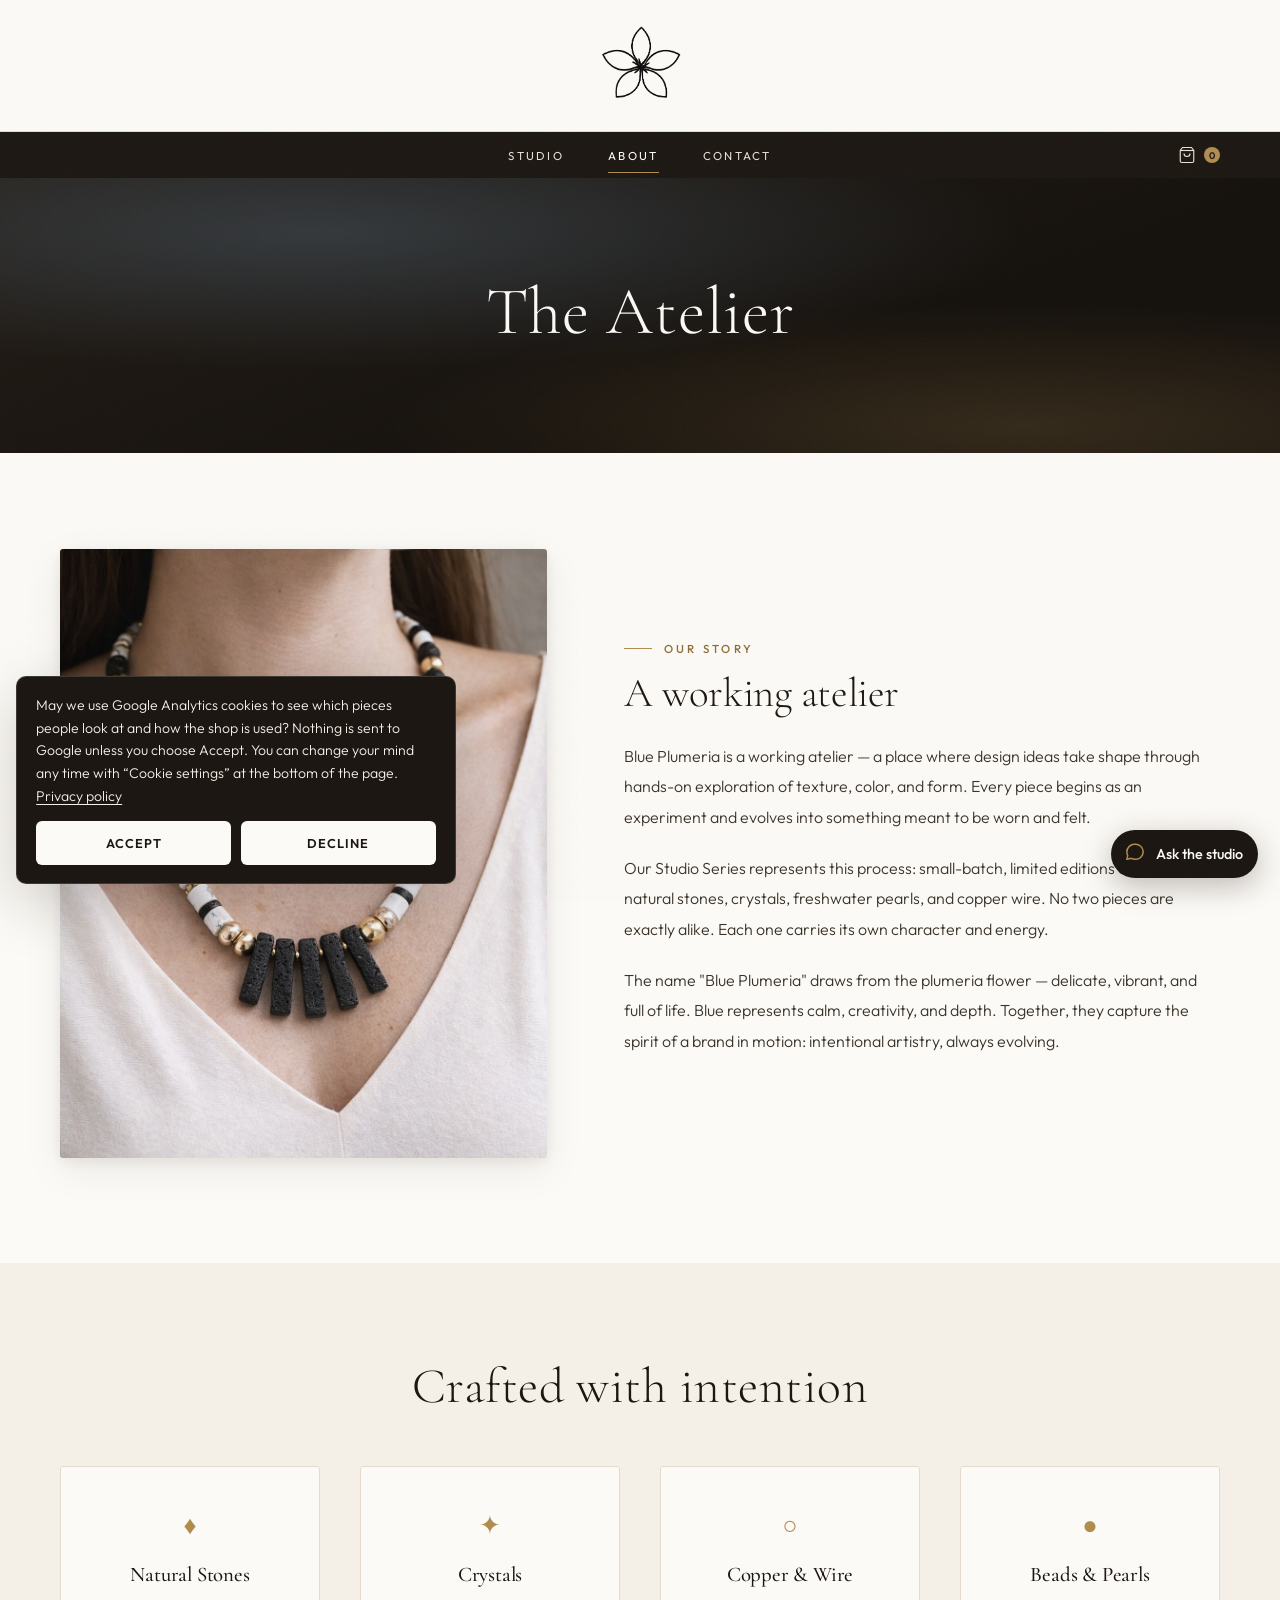
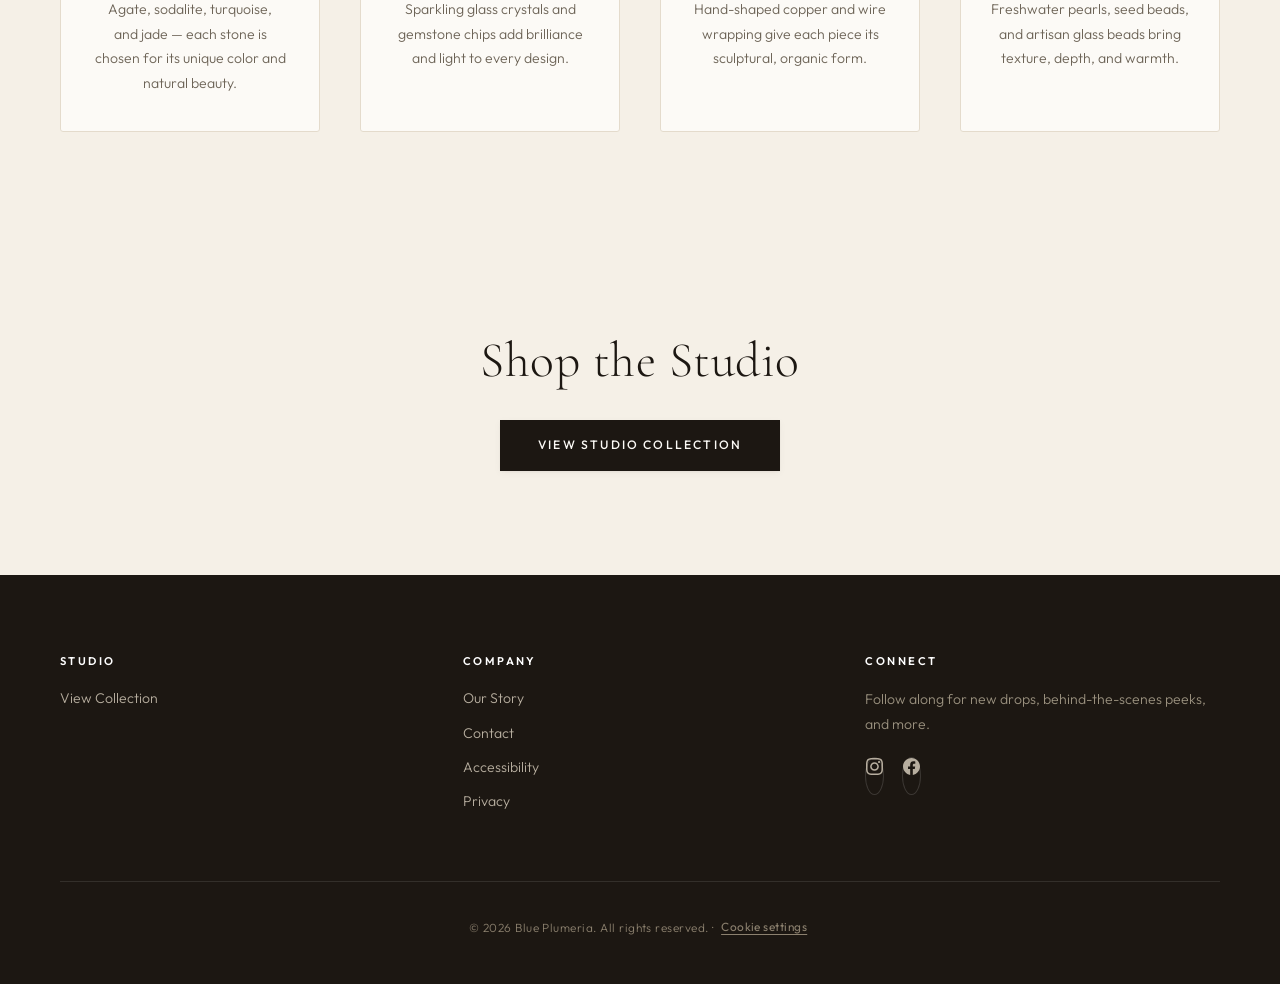
<file: docs/about.html>
<!DOCTYPE html>
<html lang="en">
<head>
  <meta charset="UTF-8">
  <meta name="viewport" content="width=device-width, initial-scale=1.0">
  <!-- Google Analytics loads only after the visitor accepts (js/consent.js) -->
  <script src="js/consent.js"></script>
  <title>The Atelier — Blue Plumeria</title>
  <meta name="description" content="The story behind Blue Plumeria — a working atelier crafting limited studio editions in natural stones, crystals, copper, and beads.">

  <!-- Favicon -->
  <link rel="icon" type="image/svg+xml" href="favicon.svg">

  <!-- Social sharing -->
  <meta property="og:type" content="website">
  <meta property="og:title" content="The Atelier — Blue Plumeria">
  <meta property="og:description" content="A working atelier crafting limited studio editions in natural stones, crystals, copper, and beads.">
  <meta property="og:image" content="images/LavaStone_2.png">
  <meta name="twitter:card" content="summary_large_image">
  <meta name="twitter:title" content="The Atelier — Blue Plumeria">
  <meta name="twitter:description" content="A working atelier crafting limited studio editions in natural stones, crystals, and copper.">

  <link rel="preconnect" href="https://fonts.googleapis.com">
  <link rel="preconnect" href="https://fonts.gstatic.com" crossorigin>
  <link rel="stylesheet" href="css/style.css">
  <link rel="preconnect" href="https://cdn.snipcart.com">
  <noscript><style>.reveal{opacity:1 !important;transform:none !important}</style></noscript>
</head>
<body>

  <a href="#main-content" class="skip-link">Skip to content</a>

  <!-- ── Header ── -->
  <header class="site-header">
    <a href="index.html">
      <img src="images/logo.png" alt="Blue Plumeria" class="logo">
    </a>
  </header>

  <!-- ── Navigation ── -->
  <nav class="site-nav">
    <div class="container">
      <button class="hamburger" aria-label="Menu" aria-expanded="false">
        <span></span><span></span><span></span>
      </button>
      <ul class="nav-links">
        <li><a href="shop.html">Studio</a></li>
        <li><a href="about.html" class="active">About</a></li>
        <li><a href="contact.html">Contact</a></li>
      </ul>
      <button class="nav-cart snipcart-checkout" aria-label="Cart">
        <svg viewBox="0 0 24 24"><path d="M6 2L3 6v14a2 2 0 002 2h14a2 2 0 002-2V6l-3-4z"/><line x1="3" y1="6" x2="21" y2="6"/><path d="M16 10a4 4 0 01-8 0"/></svg>
        <span class="cart-count snipcart-items-count">0</span>
      </button>
    </div>
  </nav>

  <main id="main-content">

  <!-- ── About Hero ── -->
  <section class="about-hero">
    <h1>The Atelier</h1>
  </section>

  <!-- ── Story Section ── -->
  <section class="story-section section-padding">
    <div class="container">
      <div class="story-grid">
        <img src="images/LavaStone_2.png" alt="Lava stone and gold necklace styled on olive wood" class="story-image reveal" loading="lazy">
        <div class="story-content reveal">
          <span class="overline">Our Story</span>
          <h2>A working atelier</h2>
          <p>Blue Plumeria is a working atelier — a place where design ideas take shape through hands-on exploration of texture, color, and form. Every piece begins as an experiment and evolves into something meant to be worn and felt.</p>
          <p>Our Studio Series represents this process: small-batch, limited editions crafted from natural stones, crystals, freshwater pearls, and copper wire. No two pieces are exactly alike. Each one carries its own character and energy.</p>
          <p>The name "Blue Plumeria" draws from the plumeria flower — delicate, vibrant, and full of life. Blue represents calm, creativity, and depth. Together, they capture the spirit of a brand in motion: intentional artistry, always evolving.</p>
        </div>
      </div>
    </div>
  </section>

  <!-- ── Materials Section ── -->
  <section class="materials-section section-padding">
    <div class="container">
      <h2 class="section-heading reveal">Crafted with intention</h2>
      <div class="materials-grid">
        <div class="material-item reveal">
          <div class="material-icon">&#9830;</div>
          <h3>Natural Stones</h3>
          <p>Agate, sodalite, turquoise, and jade — each stone is chosen for its unique color and natural beauty.</p>
        </div>
        <div class="material-item reveal">
          <div class="material-icon">&#10022;</div>
          <h3>Crystals</h3>
          <p>Sparkling glass crystals and gemstone chips add brilliance and light to every design.</p>
        </div>
        <div class="material-item reveal">
          <div class="material-icon">&#9675;</div>
          <h3>Copper &amp; Wire</h3>
          <p>Hand-shaped copper and wire wrapping give each piece its sculptural, organic form.</p>
        </div>
        <div class="material-item reveal">
          <div class="material-icon">&#9679;</div>
          <h3>Beads &amp; Pearls</h3>
          <p>Freshwater pearls, seed beads, and artisan glass beads bring texture, depth, and warmth.</p>
        </div>
      </div>
    </div>
  </section>

  <!-- ── CTA Section ── -->
  <section class="section-padding text-center" style="background: var(--bone);">
    <div class="container">
      <h2 class="section-heading reveal" style="margin-bottom: 2rem;">Shop the Studio</h2>
      <a href="shop.html" class="btn btn-primary reveal">View Studio Collection</a>
    </div>
  </section>

  </main>

  <!-- ── Footer ── -->
  <footer class="site-footer">
    <div class="container">
      <div class="footer-grid">
        <div class="footer-col">
          <h4>Studio</h4>
          <a href="shop.html">View Collection</a>
        </div>
        <div class="footer-col">
          <h4>Company</h4>
          <a href="about.html">Our Story</a>
          <a href="contact.html">Contact</a>
          <a href="accessibility.html">Accessibility</a>
          <a href="privacy.html">Privacy</a>
        </div>
        <div class="footer-col">
          <h4>Connect</h4>
          <p>Follow along for new drops, behind-the-scenes peeks, and more.</p>
          <div class="social-links">
            <a href="#" aria-label="Instagram">
              <svg viewBox="0 0 24 24"><path d="M12 2.163c3.204 0 3.584.012 4.85.07 3.252.148 4.771 1.691 4.919 4.919.058 1.265.069 1.645.069 4.849 0 3.205-.012 3.584-.069 4.849-.149 3.225-1.664 4.771-4.919 4.919-1.266.058-1.644.07-4.85.07-3.204 0-3.584-.012-4.849-.07-3.26-.149-4.771-1.699-4.919-4.92-.058-1.265-.07-1.644-.07-4.849 0-3.204.013-3.583.07-4.849.149-3.227 1.664-4.771 4.919-4.919 1.266-.057 1.645-.069 4.849-.069zm0-2.163c-3.259 0-3.667.014-4.947.072-4.358.2-6.78 2.618-6.98 6.98-.059 1.281-.073 1.689-.073 4.948 0 3.259.014 3.668.072 4.948.2 4.358 2.618 6.78 6.98 6.98 1.281.058 1.689.072 4.948.072 3.259 0 3.668-.014 4.948-.072 4.354-.2 6.782-2.618 6.979-6.98.059-1.28.073-1.689.073-4.948 0-3.259-.014-3.667-.072-4.947-.196-4.354-2.617-6.78-6.979-6.98-1.281-.059-1.69-.073-4.949-.073zm0 5.838c-3.403 0-6.162 2.759-6.162 6.162s2.759 6.163 6.162 6.163 6.162-2.759 6.162-6.163c0-3.403-2.759-6.162-6.162-6.162zm0 10.162c-2.209 0-4-1.79-4-4 0-2.209 1.791-4 4-4s4 1.791 4 4c0 2.21-1.791 4-4 4zm6.406-11.845c-.796 0-1.441.645-1.441 1.44s.645 1.44 1.441 1.44c.795 0 1.439-.645 1.439-1.44s-.644-1.44-1.439-1.44z"/></svg>
            </a>
            <a href="#" aria-label="Facebook">
              <svg viewBox="0 0 24 24"><path d="M24 12.073c0-6.627-5.373-12-12-12s-12 5.373-12 12c0 5.99 4.388 10.954 10.125 11.854v-8.385h-3.047v-3.47h3.047v-2.642c0-3.007 1.792-4.669 4.533-4.669 1.312 0 2.686.235 2.686.235v2.953h-1.514c-1.491 0-1.956.925-1.956 1.874v2.25h3.328l-.532 3.47h-2.796v8.385c5.738-.9 10.126-5.864 10.126-11.854z"/></svg>
            </a>
          </div>
        </div>
      </div>
      <div class="footer-bottom">
        &copy; 2026 Blue Plumeria. All rights reserved.
        <span aria-hidden="true">&middot;</span>
        <button type="button" class="footer-link-btn" data-consent-open>Cookie settings</button>
      </div>
    </div>
  </footer>

  <!-- Snipcart — loads on first user interaction -->
  <script>
    window.SnipcartSettings = {
      publicApiKey: 'ZDM4ZTlmYTYtNGQzMi00MDU1LTlmZWYtMzM0ZDJkOGJkZjA2NjM5MTg3NzgwMTA4ODEzNjky',
      loadStrategy: 'on-user-interaction',
      modalStyle: 'side',
    };

    (()=>{var c,d;(d=(c=window.SnipcartSettings).version)!=null||(c.version="3.0");var s,S;(S=(s=window.SnipcartSettings).timeoutDuration)!=null||(s.timeoutDuration=2750);var l,p;(p=(l=window.SnipcartSettings).domain)!=null||(l.domain="cdn.snipcart.com");var w,u;(u=(w=window.SnipcartSettings).protocol)!=null||(w.protocol="https");var f=window.SnipcartSettings.version.includes("v3.0.0-ci")||window.SnipcartSettings.version!="3.0"&&window.SnipcartSettings.version.localeCompare("3.4.0",void 0,{numeric:!0,sensitivity:"base"})===-1,m=["focus","mouseover","touchmove","scroll","keydown"];window.LoadSnipcart=o;document.readyState==="loading"?document.addEventListener("DOMContentLoaded",r):r();function r(){window.SnipcartSettings.loadStrategy?window.SnipcartSettings.loadStrategy==="on-user-interaction"&&(m.forEach(t=>document.addEventListener(t,o)),setTimeout(o,window.SnipcartSettings.timeoutDuration)):o()}var a=!1;function o(){if(a)return;a=!0;let t=document.getElementsByTagName("head")[0],e=document.querySelector("#snipcart"),i=document.querySelector(`src[src^="${window.SnipcartSettings.protocol}://${window.SnipcartSettings.domain}"][src$="snipcart.js"]`),n=document.querySelector(`link[href^="${window.SnipcartSettings.protocol}://${window.SnipcartSettings.domain}"][href$="snipcart.css"]`);e||(e=document.createElement("div"),e.id="snipcart",e.setAttribute("hidden","true"),document.body.appendChild(e)),v(e),i||(i=document.createElement("script"),i.src=`${window.SnipcartSettings.protocol}://${window.SnipcartSettings.domain}/themes/v${window.SnipcartSettings.version}/default/snipcart.js`,i.async=!0,t.appendChild(i)),n||(n=document.createElement("link"),n.rel="stylesheet",n.type="text/css",n.href=`${window.SnipcartSettings.protocol}://${window.SnipcartSettings.domain}/themes/v${window.SnipcartSettings.version}/default/snipcart.css`,t.prepend(n)),m.forEach(g=>document.removeEventListener(g,o))}function v(t){!f||(t.dataset.apiKey=window.SnipcartSettings.publicApiKey,window.SnipcartSettings.addProductBehavior&&(t.dataset.configAddProductBehavior=window.SnipcartSettings.addProductBehavior),window.SnipcartSettings.modalStyle&&(t.dataset.configModalStyle=window.SnipcartSettings.modalStyle),window.SnipcartSettings.currency&&(t.dataset.currency=window.SnipcartSettings.currency),window.SnipcartSettings.templatesUrl&&(t.dataset.templatesUrl=window.SnipcartSettings.templatesUrl))}})();
  </script>
  <!-- Cloudflare Web Analytics -->
  <script type="module" src="https://static.cloudflareinsights.com/beacon.min.js" data-cf-beacon='{"token": "38a6ebb3dcc84f76a18885ecca1cf73b"}'></script>
  <!-- End Cloudflare Web Analytics -->
  <script src="js/main.js"></script>
  <!-- AI receptionist (floating studio assistant) -->
  <script src="js/receptionist.js" defer></script>
</body>
</html>
</file>
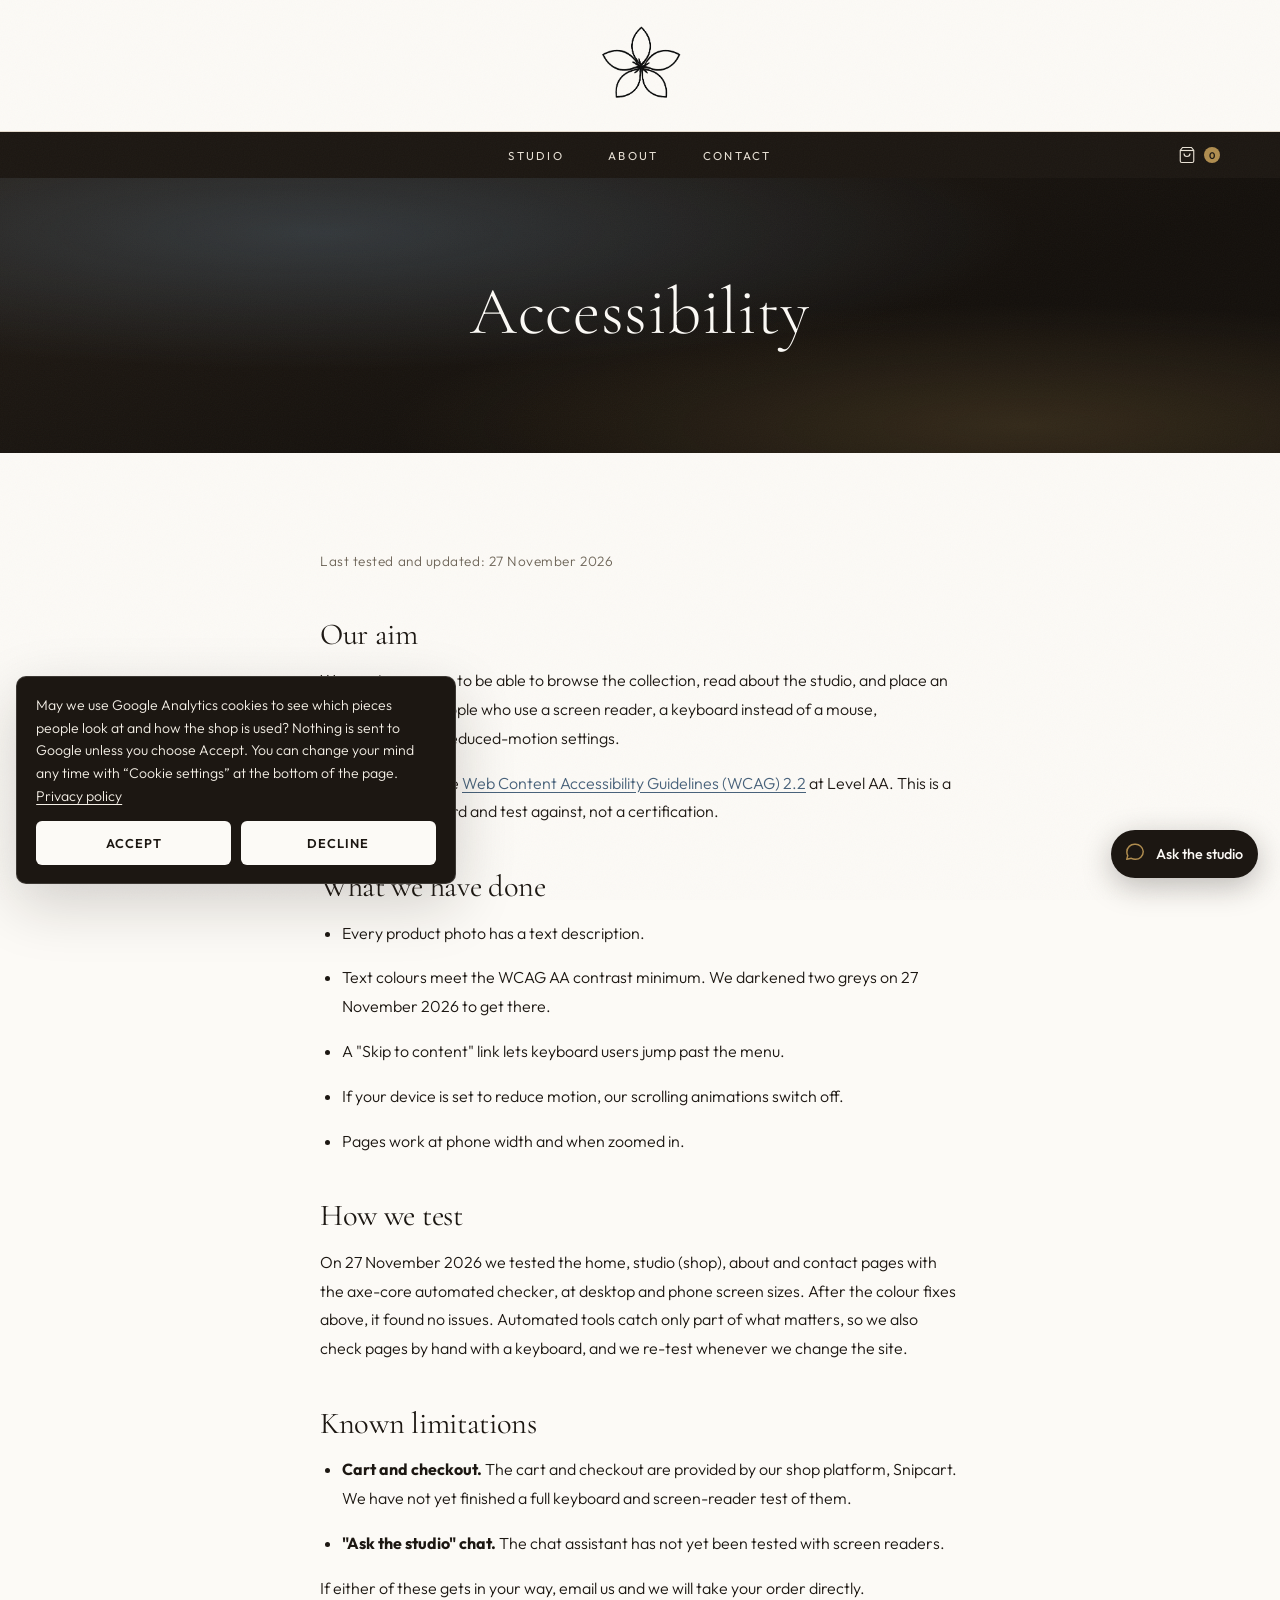
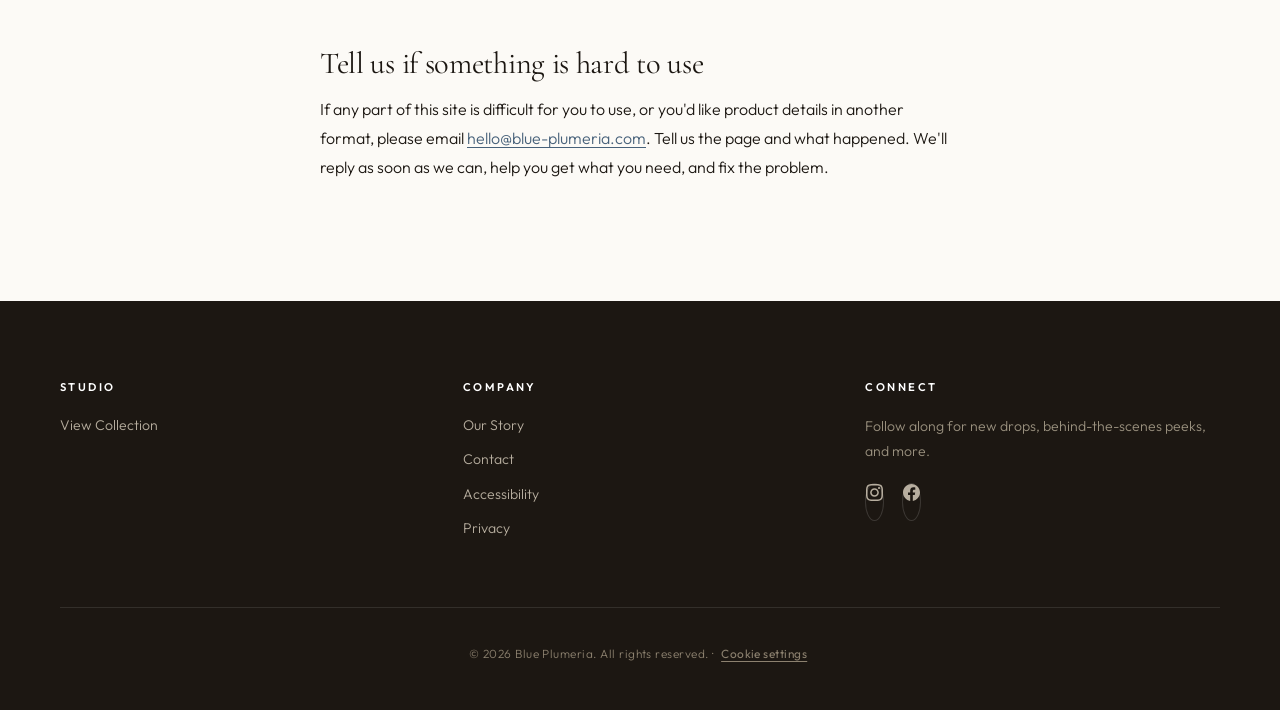
<file: docs/accessibility.html>
<!DOCTYPE html>
<html lang="en">
<head>
  <meta charset="UTF-8">
  <meta name="viewport" content="width=device-width, initial-scale=1.0">
  <!-- Google Analytics loads only after the visitor accepts (js/consent.js) -->
  <script src="js/consent.js"></script>
  <title>Accessibility — Blue Plumeria</title>
  <meta name="description" content="How Blue Plumeria makes its website usable for everyone, what we have tested, known limitations, and how to reach us if anything is hard to use.">

  <!-- Favicon -->
  <link rel="icon" type="image/svg+xml" href="favicon.svg">

  <!-- Social sharing -->
  <meta property="og:type" content="website">
  <meta property="og:title" content="Accessibility — Blue Plumeria">
  <meta property="og:description" content="Our accessibility statement: what we aim for, what we have tested, and how to reach us.">
  <meta property="og:image" content="images/LavaStone_2.png">
  <meta name="twitter:card" content="summary_large_image">
  <meta name="twitter:title" content="Accessibility — Blue Plumeria">
  <meta name="twitter:description" content="Our accessibility statement: what we aim for, what we have tested, and how to reach us.">

  <link rel="preconnect" href="https://fonts.googleapis.com">
  <link rel="preconnect" href="https://fonts.gstatic.com" crossorigin>
  <link rel="stylesheet" href="css/style.css">
  <link rel="preconnect" href="https://cdn.snipcart.com">
  <noscript><style>.reveal{opacity:1 !important;transform:none !important}</style></noscript>
</head>
<body>

  <a href="#main-content" class="skip-link">Skip to content</a>

  <!-- ── Header ── -->
  <header class="site-header">
    <a href="index.html">
      <img src="images/logo.png" alt="Blue Plumeria" class="logo">
    </a>
  </header>

  <!-- ── Navigation ── -->
  <nav class="site-nav">
    <div class="container">
      <button class="hamburger" aria-label="Menu" aria-expanded="false">
        <span></span><span></span><span></span>
      </button>
      <ul class="nav-links">
        <li><a href="shop.html">Studio</a></li>
        <li><a href="about.html">About</a></li>
        <li><a href="contact.html">Contact</a></li>
      </ul>
      <button class="nav-cart snipcart-checkout" aria-label="Cart">
        <svg viewBox="0 0 24 24"><path d="M6 2L3 6v14a2 2 0 002 2h14a2 2 0 002-2V6l-3-4z"/><line x1="3" y1="6" x2="21" y2="6"/><path d="M16 10a4 4 0 01-8 0"/></svg>
        <span class="cart-count snipcart-items-count">0</span>
      </button>
    </div>
  </nav>

  <main id="main-content">

  <section class="about-hero">
    <h1>Accessibility</h1>
  </section>

  <section class="section-padding">
    <div class="container legal-page">

      <p class="legal-updated">Last tested and updated: 27 November 2026</p>

      <h2>Our aim</h2>
      <p>We want everyone to be able to browse the collection, read about the studio, and place an order, including people who use a screen reader, a keyboard instead of a mouse, magnification, or reduced-motion settings.</p>
      <p>We aim to meet the <a href="https://www.w3.org/TR/WCAG22/">Web Content Accessibility Guidelines (WCAG) 2.2</a> at Level AA. This is a goal we work toward and test against, not a certification.</p>

      <h2>What we have done</h2>
      <ul>
        <li>Every product photo has a text description.</li>
        <li>Text colours meet the WCAG AA contrast minimum. We darkened two greys on 27 November 2026 to get there.</li>
        <li>A "Skip to content" link lets keyboard users jump past the menu.</li>
        <li>If your device is set to reduce motion, our scrolling animations switch off.</li>
        <li>Pages work at phone width and when zoomed in.</li>
      </ul>

      <h2>How we test</h2>
      <p>On 27 November 2026 we tested the home, studio (shop), about and contact pages with the axe-core automated checker, at desktop and phone screen sizes. After the colour fixes above, it found no issues. Automated tools catch only part of what matters, so we also check pages by hand with a keyboard, and we re-test whenever we change the site.</p>

      <h2>Known limitations</h2>
      <ul>
        <li><strong>Cart and checkout.</strong> The cart and checkout are provided by our shop platform, Snipcart. We have not yet finished a full keyboard and screen-reader test of them.</li>
        <li><strong>"Ask the studio" chat.</strong> The chat assistant has not yet been tested with screen readers.</li>
      </ul>
      <p>If either of these gets in your way, email us and we will take your order directly.</p>

      <h2>Tell us if something is hard to use</h2>
      <p>If any part of this site is difficult for you to use, or you'd like product details in another format, please email <a href="mailto:hello@blue-plumeria.com?subject=Accessibility">hello@blue-plumeria.com</a>. Tell us the page and what happened. We'll reply as soon as we can, help you get what you need, and fix the problem.</p>

    </div>
  </section>

  </main>

  <!-- ── Footer ── -->
  <footer class="site-footer">
    <div class="container">
      <div class="footer-grid">
        <div class="footer-col">
          <h4>Studio</h4>
          <a href="shop.html">View Collection</a>
        </div>
        <div class="footer-col">
          <h4>Company</h4>
          <a href="about.html">Our Story</a>
          <a href="contact.html">Contact</a>
          <a href="accessibility.html">Accessibility</a>
          <a href="privacy.html">Privacy</a>
        </div>
        <div class="footer-col">
          <h4>Connect</h4>
          <p>Follow along for new drops, behind-the-scenes peeks, and more.</p>
          <div class="social-links">
            <a href="#" aria-label="Instagram">
              <svg viewBox="0 0 24 24"><path d="M12 2.163c3.204 0 3.584.012 4.85.07 3.252.148 4.771 1.691 4.919 4.919.058 1.265.069 1.645.069 4.849 0 3.205-.012 3.584-.069 4.849-.149 3.225-1.664 4.771-4.919 4.919-1.266.058-1.644.07-4.85.07-3.204 0-3.584-.012-4.849-.07-3.26-.149-4.771-1.699-4.919-4.92-.058-1.265-.07-1.644-.07-4.849 0-3.204.013-3.583.07-4.849.149-3.227 1.664-4.771 4.919-4.919 1.266-.057 1.645-.069 4.849-.069zm0-2.163c-3.259 0-3.667.014-4.947.072-4.358.2-6.78 2.618-6.98 6.98-.059 1.281-.073 1.689-.073 4.948 0 3.259.014 3.668.072 4.948.2 4.358 2.618 6.78 6.98 6.98 1.281.058 1.689.072 4.948.072 3.259 0 3.668-.014 4.948-.072 4.354-.2 6.782-2.618 6.979-6.98.059-1.28.073-1.689.073-4.948 0-3.259-.014-3.667-.072-4.947-.196-4.354-2.617-6.78-6.979-6.98-1.281-.059-1.69-.073-4.949-.073zm0 5.838c-3.403 0-6.162 2.759-6.162 6.162s2.759 6.163 6.162 6.163 6.162-2.759 6.162-6.163c0-3.403-2.759-6.162-6.162-6.162zm0 10.162c-2.209 0-4-1.79-4-4 0-2.209 1.791-4 4-4s4 1.791 4 4c0 2.21-1.791 4-4 4zm6.406-11.845c-.796 0-1.441.645-1.441 1.44s.645 1.44 1.441 1.44c.795 0 1.439-.645 1.439-1.44s-.644-1.44-1.439-1.44z"/></svg>
            </a>
            <a href="#" aria-label="Facebook">
              <svg viewBox="0 0 24 24"><path d="M24 12.073c0-6.627-5.373-12-12-12s-12 5.373-12 12c0 5.99 4.388 10.954 10.125 11.854v-8.385h-3.047v-3.47h3.047v-2.642c0-3.007 1.792-4.669 4.533-4.669 1.312 0 2.686.235 2.686.235v2.953h-1.514c-1.491 0-1.956.925-1.956 1.874v2.25h3.328l-.532 3.47h-2.796v8.385c5.738-.9 10.126-5.864 10.126-11.854z"/></svg>
            </a>
          </div>
        </div>
      </div>
      <div class="footer-bottom">
        &copy; 2026 Blue Plumeria. All rights reserved.
        <span aria-hidden="true">&middot;</span>
        <button type="button" class="footer-link-btn" data-consent-open>Cookie settings</button>
      </div>
    </div>
  </footer>

  <!-- Snipcart — loads on first user interaction -->
  <script>
    window.SnipcartSettings = {
      publicApiKey: 'ZDM4ZTlmYTYtNGQzMi00MDU1LTlmZWYtMzM0ZDJkOGJkZjA2NjM5MTg3NzgwMTA4ODEzNjky',
      loadStrategy: 'on-user-interaction',
      modalStyle: 'side',
    };

    (()=>{var c,d;(d=(c=window.SnipcartSettings).version)!=null||(c.version="3.0");var s,S;(S=(s=window.SnipcartSettings).timeoutDuration)!=null||(s.timeoutDuration=2750);var l,p;(p=(l=window.SnipcartSettings).domain)!=null||(l.domain="cdn.snipcart.com");var w,u;(u=(w=window.SnipcartSettings).protocol)!=null||(w.protocol="https");var f=window.SnipcartSettings.version.includes("v3.0.0-ci")||window.SnipcartSettings.version!="3.0"&&window.SnipcartSettings.version.localeCompare("3.4.0",void 0,{numeric:!0,sensitivity:"base"})===-1,m=["focus","mouseover","touchmove","scroll","keydown"];window.LoadSnipcart=o;document.readyState==="loading"?document.addEventListener("DOMContentLoaded",r):r();function r(){window.SnipcartSettings.loadStrategy?window.SnipcartSettings.loadStrategy==="on-user-interaction"&&(m.forEach(t=>document.addEventListener(t,o)),setTimeout(o,window.SnipcartSettings.timeoutDuration)):o()}var a=!1;function o(){if(a)return;a=!0;let t=document.getElementsByTagName("head")[0],e=document.querySelector("#snipcart"),i=document.querySelector(`src[src^="${window.SnipcartSettings.protocol}://${window.SnipcartSettings.domain}"][src$="snipcart.js"]`),n=document.querySelector(`link[href^="${window.SnipcartSettings.protocol}://${window.SnipcartSettings.domain}"][href$="snipcart.css"]`);e||(e=document.createElement("div"),e.id="snipcart",e.setAttribute("hidden","true"),document.body.appendChild(e)),v(e),i||(i=document.createElement("script"),i.src=`${window.SnipcartSettings.protocol}://${window.SnipcartSettings.domain}/themes/v${window.SnipcartSettings.version}/default/snipcart.js`,i.async=!0,t.appendChild(i)),n||(n=document.createElement("link"),n.rel="stylesheet",n.type="text/css",n.href=`${window.SnipcartSettings.protocol}://${window.SnipcartSettings.domain}/themes/v${window.SnipcartSettings.version}/default/snipcart.css`,t.prepend(n)),m.forEach(g=>document.removeEventListener(g,o))}function v(t){!f||(t.dataset.apiKey=window.SnipcartSettings.publicApiKey,window.SnipcartSettings.addProductBehavior&&(t.dataset.configAddProductBehavior=window.SnipcartSettings.addProductBehavior),window.SnipcartSettings.modalStyle&&(t.dataset.configModalStyle=window.SnipcartSettings.modalStyle),window.SnipcartSettings.currency&&(t.dataset.currency=window.SnipcartSettings.currency),window.SnipcartSettings.templatesUrl&&(t.dataset.templatesUrl=window.SnipcartSettings.templatesUrl))}})();
  </script>
  <!-- Cloudflare Web Analytics -->
  <script type="module" src="https://static.cloudflareinsights.com/beacon.min.js" data-cf-beacon='{"token": "38a6ebb3dcc84f76a18885ecca1cf73b"}'></script>
  <!-- End Cloudflare Web Analytics -->
  <script src="js/main.js"></script>
  <!-- AI receptionist (floating studio assistant) -->
  <script src="js/receptionist.js" defer></script>
</body>
</html>
</file>
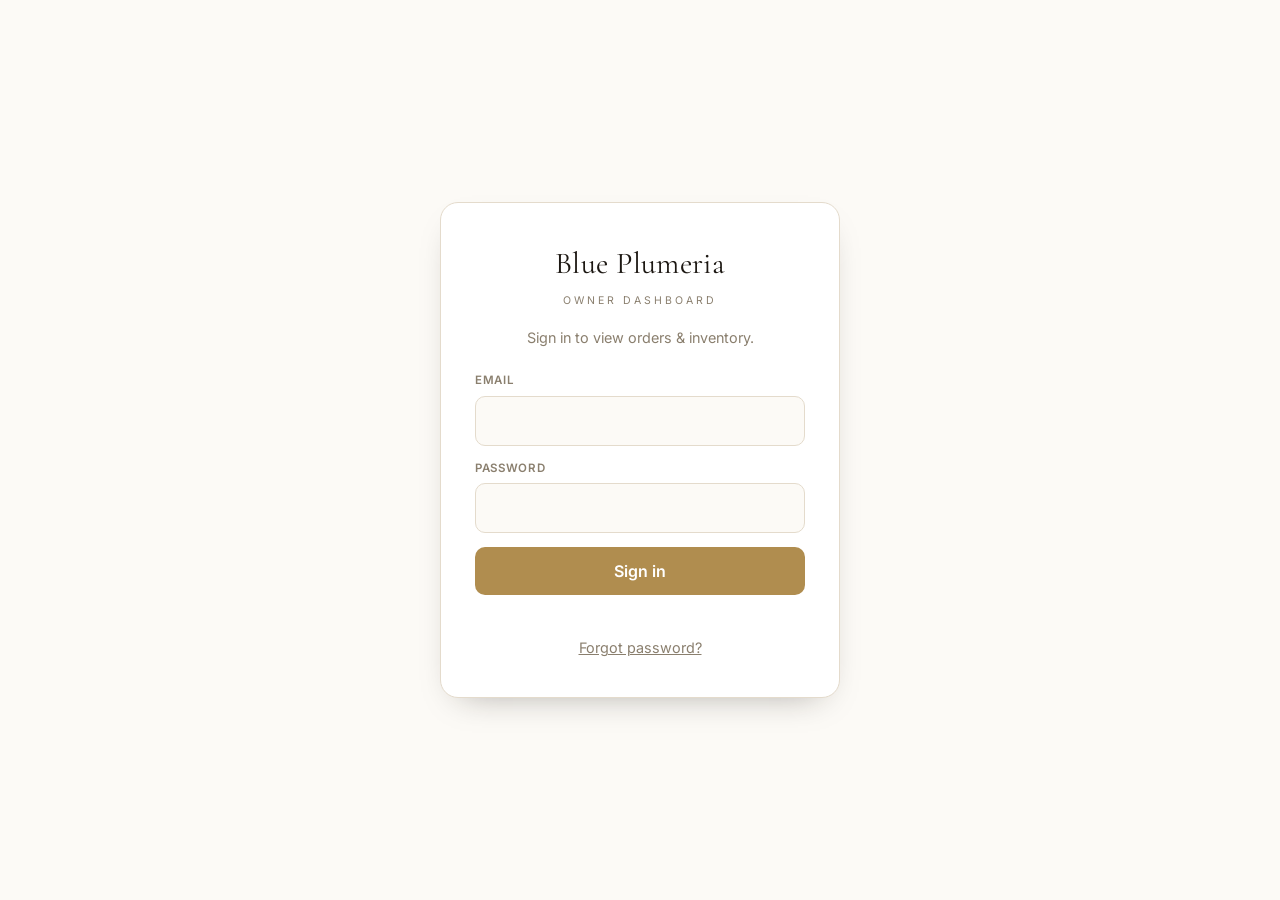
<file: docs/admin.html>
<!doctype html>
<html lang="en">
<head>
<meta charset="utf-8">
<meta name="viewport" content="width=device-width, initial-scale=1">
<meta name="robots" content="noindex, nofollow">
<title>Blue Plumeria — Owner Dashboard</title>
<link rel="icon" type="image/svg+xml" href="favicon.svg">
<link rel="preconnect" href="https://fonts.googleapis.com">
<link rel="preconnect" href="https://fonts.gstatic.com" crossorigin>
<link href="https://fonts.googleapis.com/css2?family=Cormorant+Garamond:wght@500;600&family=Inter:wght@400;500;600;700&display=swap" rel="stylesheet">
<style>
  :root{
    --paper:#fcfaf6; --bone:#f5f0e7; --sand:#ece4d6; --card:#ffffff;
    --ink:#1c1712; --ink-soft:#3a332b; --muted:#8a7f6e;
    --border:#e4dbcc; --border-soft:#efe8db;
    --gold:#b08d4f; --gold-deep:#8c6d37; --slate:#6e8ca6; --slate-deep:#47617a;
    --good:#5a8a5f; --warn:#b4553f;
    --shadow:0 14px 34px -20px rgba(28,23,18,.4);
    --serif:"Cormorant Garamond",Georgia,serif;
    --sans:"Inter",ui-sans-serif,system-ui,-apple-system,"Segoe UI",Roboto,sans-serif;
  }
  *{ margin:0; padding:0; box-sizing:border-box; }
  body{ background:var(--paper); color:var(--ink); font-family:var(--sans); line-height:1.5; -webkit-font-smoothing:antialiased; }
  .wrap{ max-width:1140px; margin:0 auto; padding:0 22px; }
  h1,h2,h3{ font-family:var(--serif); font-weight:600; line-height:1.1; }

  /* login gate */
  #login{ min-height:100vh; display:grid; place-items:center; padding:22px; }
  .login-card{ width:400px; max-width:100%; background:var(--card); border:1px solid var(--border); border-radius:18px; box-shadow:var(--shadow); padding:38px 34px; text-align:center; }
  .login-card .brand{ font-family:var(--serif); font-size:1.9rem; letter-spacing:.01em; }
  .login-card .brand small{ display:block; font-family:var(--sans); font-size:.66rem; letter-spacing:.28em; text-transform:uppercase; color:var(--muted); margin-top:6px; }
  .login-card p.sub{ color:var(--muted); font-size:.9rem; margin:18px 0 24px; }
  .field{ text-align:left; margin-bottom:14px; }
  .field label{ font-size:.72rem; letter-spacing:.06em; text-transform:uppercase; font-weight:600; color:var(--muted); display:block; margin-bottom:6px; }
  .field input{ width:100%; border:1px solid var(--border); border-radius:10px; padding:12px 14px; font:inherit; background:var(--paper); color:var(--ink); }
  .field input:focus{ outline:none; border-color:var(--gold); }
  .btn{ font:inherit; font-weight:600; cursor:pointer; border:none; border-radius:10px; padding:12px 20px; display:inline-flex; align-items:center; justify-content:center; gap:8px; transition:.15s; }
  .btn-gold{ background:var(--gold); color:#fff; width:100%; } .btn-gold:hover{ background:var(--gold-deep); }
  .btn-ghost{ background:transparent; color:var(--ink); border:1px solid var(--border); } .btn-ghost:hover{ border-color:var(--gold); }
  .err{ color:var(--warn); font-size:.85rem; margin-top:12px; min-height:1.2em; }

  /* app shell */
  #app{ display:none; }
  .top{ background:var(--card); border-bottom:1px solid var(--border); position:sticky; top:0; z-index:10; }
  .top .wrap{ display:flex; align-items:center; gap:16px; padding:14px 22px; }
  .top .brand{ font-family:var(--serif); font-size:1.35rem; }
  .top .brand small{ font-family:var(--sans); font-size:.6rem; letter-spacing:.24em; text-transform:uppercase; color:var(--muted); display:block; }
  .top .who{ margin-left:auto; font-size:.82rem; color:var(--muted); }
  .tabs{ display:flex; gap:4px; border-bottom:1px solid var(--border); background:var(--card); }
  .tabs .wrap{ display:flex; gap:4px; padding:0 22px; }
  .tab{ font:inherit; font-size:.9rem; font-weight:600; cursor:pointer; color:var(--muted); background:none; border:none; border-bottom:2px solid transparent; padding:13px 14px; }
  .tab.on{ color:var(--ink); border-bottom-color:var(--gold); } .tab:hover{ color:var(--ink); }
  main{ padding:26px 0 70px; }
  .h{ font-size:1.5rem; margin-bottom:4px; } .sub{ color:var(--muted); font-size:.9rem; margin-bottom:20px; }

  .kpis{ display:grid; grid-template-columns:repeat(6,1fr); gap:12px; margin-bottom:26px; }
  @media(max-width:900px){ .kpis{ grid-template-columns:repeat(3,1fr); } }
  @media(max-width:560px){ .kpis{ grid-template-columns:repeat(2,1fr); } }
  .kpi{ background:var(--card); border:1px solid var(--border); border-radius:14px; padding:16px; }
  .kpi .n{ font-family:var(--serif); font-size:1.8rem; color:var(--gold-deep); }
  .kpi .l{ font-size:.72rem; color:var(--muted); margin-top:4px; letter-spacing:.02em; }
  .grid2{ display:grid; grid-template-columns:1fr 1fr; gap:18px; } @media(max-width:820px){ .grid2{ grid-template-columns:1fr; } }
  .card{ background:var(--card); border:1px solid var(--border); border-radius:16px; padding:20px; }
  .card h3{ font-size:1.15rem; margin-bottom:14px; display:flex; justify-content:space-between; align-items:baseline; }
  .card h3 .tag{ font-family:var(--sans); font-size:.7rem; font-weight:600; color:var(--muted); }

  table{ width:100%; border-collapse:collapse; font-size:.88rem; }
  th{ text-align:left; font-size:.66rem; letter-spacing:.08em; text-transform:uppercase; color:var(--muted); font-weight:700; padding:0 10px 10px; border-bottom:1px solid var(--border); }
  td{ padding:12px 10px; border-bottom:1px solid var(--border-soft); vertical-align:top; }
  tr:last-child td{ border-bottom:none; }
  td.num{ text-align:right; font-variant-numeric:tabular-nums; white-space:nowrap; }
  .cust b{ display:block; } .cust span{ color:var(--muted); font-size:.8rem; }
  .badge{ font-size:.68rem; font-weight:700; padding:3px 10px; border-radius:999px; white-space:nowrap; }
  .badge.paid{ background:color-mix(in srgb,var(--good) 16%,transparent); color:var(--good); }
  .badge.test{ background:var(--sand); color:var(--muted); }
  .chips{ display:flex; gap:8px; margin-bottom:16px; }
  .chip{ font:inherit; font-size:.82rem; font-weight:600; cursor:pointer; border:1px solid var(--border); background:var(--card); color:var(--muted); padding:7px 14px; border-radius:999px; }
  .chip.on{ background:var(--ink); color:var(--paper); border-color:var(--ink); }

  .inv{ display:grid; grid-template-columns:repeat(auto-fill,minmax(230px,1fr)); gap:16px; }
  .piece{ background:var(--card); border:1px solid var(--border); border-radius:14px; overflow:hidden; }
  .piece .ph{ height:150px; background:var(--sand) center/cover no-repeat; position:relative; }
  .piece .ph .st{ position:absolute; top:10px; left:10px; }
  .piece .b{ padding:13px 14px; }
  .piece .nm{ font-family:var(--serif); font-size:1.08rem; line-height:1.2; }
  .piece .meta{ display:flex; justify-content:space-between; align-items:center; margin-top:6px; }
  .piece .pr{ color:var(--gold-deep); font-weight:600; font-variant-numeric:tabular-nums; }
  .piece .coll{ font-size:.7rem; color:var(--muted); text-transform:uppercase; letter-spacing:.06em; }
  .piece .toggle{ flex:0 0 auto; font-size:.78rem; padding:8px 12px; white-space:nowrap; }
  .empty{ text-align:center; color:var(--muted); padding:40px 0; }
  .loading{ text-align:center; color:var(--muted); padding:60px 0; }

  /* inline editors */
  .fld{ display:block; margin-bottom:9px; }
  .fld span{ display:block; font-size:.62rem; letter-spacing:.08em; text-transform:uppercase; font-weight:700; color:var(--muted); margin-bottom:4px; }
  .fld input{ width:100%; border:1px solid var(--border); border-radius:8px; padding:8px 10px; font:inherit; font-size:.9rem; background:var(--paper); color:var(--ink); }
  .fld input:focus{ outline:none; border-color:var(--gold); }
  .fld.price input{ font-variant-numeric:tabular-nums; }
  .prow{ display:flex; gap:8px; align-items:flex-end; }
  .prow .fld{ flex:1; margin-bottom:0; }
  .save-row{ display:flex; align-items:center; gap:10px; margin-top:11px; }
  .save-row .save{ font-size:.8rem; padding:8px 16px; }
  .save-row .save:disabled{ opacity:.45; cursor:default; }
  .pstat{ font-size:.78rem; color:var(--muted); }
  .pstat.ok{ color:var(--good); } .pstat.bad{ color:var(--warn); }
  .publish-note{ background:color-mix(in srgb,var(--gold) 10%,var(--card)); border:1px solid var(--border); border-radius:12px; padding:12px 16px; font-size:.85rem; color:var(--ink-soft); margin-bottom:18px; }
  .publish-note b{ color:var(--ink); }

  /* inventory groups + item cards */
  .grp-h{ font-family:var(--serif); font-size:1.15rem; color:var(--ink); margin:22px 0 12px; padding-bottom:6px; border-bottom:1px solid var(--border); }
  .grp-h .tier{ font-family:var(--sans); font-size:.62rem; letter-spacing:.16em; text-transform:uppercase; color:var(--muted); margin-left:10px; }
  .items{ display:flex; flex-direction:column; gap:14px; }
  .item{ background:var(--card); border:1px solid var(--border); border-radius:14px; padding:16px; display:grid; grid-template-columns:1fr; gap:14px; }
  @media(min-width:760px){ .item{ grid-template-columns:minmax(0,320px) 1fr; } }
  .item .col-r{ min-width:0; }
  .row2{ display:flex; gap:10px; } .row2 .fld{ flex:1; margin-bottom:0; }
  .fld select{ width:100%; border:1px solid var(--border); border-radius:8px; padding:8px 10px; font:inherit; font-size:.9rem; background:var(--paper); color:var(--ink); }
  .fld select:focus{ outline:none; border-color:var(--gold); }

  .pill{ font-size:.66rem; font-weight:700; padding:3px 10px; border-radius:999px; white-space:nowrap; letter-spacing:.02em; }
  .pill.live{ background:color-mix(in srgb,var(--good) 16%,transparent); color:var(--good); }
  .pill.draft{ background:var(--sand); color:var(--muted); }
  .pill.incomplete{ background:color-mix(in srgb,var(--warn) 16%,transparent); color:var(--warn); }
  .item-head{ display:flex; align-items:center; gap:10px; }
  .item-head .move{ margin-left:auto; display:flex; gap:4px; }
  .icon-btn{ font:inherit; cursor:pointer; border:1px solid var(--border); background:var(--card); color:var(--ink); border-radius:8px; padding:5px 9px; line-height:1; }
  .icon-btn:hover{ border-color:var(--gold); } .icon-btn:disabled{ opacity:.35; cursor:default; }

  .thumbs{ display:flex; flex-wrap:wrap; gap:8px; }
  .thumb{ position:relative; width:76px; height:76px; border-radius:10px; overflow:hidden; border:1px solid var(--border); background:var(--sand); }
  .thumb.is-cart{ border-color:var(--gold); box-shadow:0 0 0 2px color-mix(in srgb,var(--gold) 45%,transparent); }
  .thumb img{ width:100%; height:100%; object-fit:cover; display:block; }
  .thumb-ctl{ position:absolute; inset:auto 0 0 0; display:flex; justify-content:center; gap:2px; background:color-mix(in srgb,#000 55%,transparent); padding:2px; opacity:0; transition:.12s; }
  .thumb:hover .thumb-ctl,.thumb:focus-within .thumb-ctl{ opacity:1; }
  .thumb-ctl button{ font:inherit; font-size:.72rem; line-height:1; cursor:pointer; border:none; background:transparent; color:#fff; padding:2px 3px; }
  .thumb-ctl button:disabled{ opacity:.4; cursor:default; }
  .thumb.is-cart::after{ content:"★"; position:absolute; top:3px; left:5px; color:var(--gold); font-size:.8rem; text-shadow:0 1px 2px rgba(0,0,0,.6); }
  .thumb.add{ display:grid; place-items:center; font-size:1.6rem; color:var(--muted); cursor:pointer; border-style:dashed; }
  .thumb.add:hover{ border-color:var(--gold); color:var(--gold); }
  .thumb.busy{ display:grid; place-items:center; font-size:.7rem; color:var(--muted); }

  .actions{ display:flex; flex-wrap:wrap; gap:8px; align-items:center; margin-top:2px; }
  .actions .btn{ font-size:.78rem; padding:8px 13px; }
  .add-piece{ background:var(--card); border:1px dashed var(--border); border-radius:14px; padding:16px; margin-bottom:8px; }
  .add-piece.open{ border-style:solid; }
  .add-grid{ display:grid; grid-template-columns:repeat(2,1fr); gap:10px; margin:12px 0; } @media(max-width:560px){ .add-grid{ grid-template-columns:1fr; } }
</style>
</head>
<body>

<!-- LOGIN -->
<section id="login">
  <form class="login-card" id="loginForm">
    <div class="brand">Blue Plumeria<small>Owner Dashboard</small></div>
    <p class="sub">Sign in to view orders &amp; inventory.</p>
    <div class="field"><label for="email">Email</label><input id="email" type="email" autocomplete="username" required></div>
    <div class="field"><label for="password">Password</label><input id="password" type="password" autocomplete="current-password" required></div>
    <button class="btn btn-gold" type="submit" id="loginBtn">Sign in</button>
    <p class="err" id="loginErr"></p>
    <p class="sub" style="margin:14px 0 0"><a href="#" id="forgot" style="color:inherit">Forgot password?</a></p>
  </form>
  <!-- An invite or reset link lands here: choose a password, then straight into the dashboard. -->
  <form class="login-card" id="pwForm" style="display:none">
    <div class="brand">Blue Plumeria<small>Owner Dashboard</small></div>
    <p class="sub" id="pwSub">Choose a password for your owner account.</p>
    <div class="field"><label for="newpw">New password</label><input id="newpw" type="password" autocomplete="new-password" minlength="8" required></div>
    <button class="btn btn-gold" type="submit" id="pwBtn">Save password</button>
    <p class="err" id="pwErr"></p>
  </form>
</section>

<!-- APP -->
<div id="app">
  <div class="top"><div class="wrap">
    <div class="brand">Blue Plumeria<small>Owner Dashboard</small></div>
    <span class="who" id="who"></span>
    <button class="btn btn-ghost" id="signout" style="padding:8px 14px">Sign out</button>
  </div></div>
  <nav class="tabs"><div class="wrap">
    <button class="tab on" data-tab="overview">Overview</button>
    <button class="tab" data-tab="orders">Orders</button>
    <button class="tab" data-tab="inventory">Inventory</button>
  </div></nav>
  <main><div class="wrap" id="view"><div class="loading">Loading…</div></div></main>
</div>

<script type="module">
import { createClient } from "https://esm.sh/@supabase/supabase-js@2";

// Read before the client consumes the link: an invite or password-reset link
// (#…&type=invite|recovery) must set a password before opening the dashboard.
const LINK_TYPE = new URLSearchParams(location.hash.slice(1)).get("type");
const LINK_ERROR = new URLSearchParams(location.hash.slice(1)).get("error_description");
const ADMIN_URL = "https://blue-plumeria.com/admin.html";

const SB = createClient(
  "https://ktjxrxchrxtmyvlfsyof.supabase.co",
  "sb_publishable_8NSnU6lGLIt9GplZ-7hHUw_XvtDmX2s",
);

const $ = (s) => document.querySelector(s);
const money = (v) => "$" + Number(v || 0).toLocaleString("en-US", { minimumFractionDigits: 2, maximumFractionDigits: 2 });
const esc = (s) => String(s ?? "").replace(/[&<>"']/g, (c) => ({ "&": "&amp;", "<": "&lt;", ">": "&gt;", '"': "&quot;", "'": "&#39;" }[c]));
const fmtDate = (d) => d ? new Date(d).toLocaleDateString(undefined, { month: "short", day: "numeric", year: "numeric" }) : "—";

let ORDERS = [], PRODUCTS = [], activeTab = "overview", orderFilter = "all", PRODUCTS_ERR = null;

/* ---- auth ---- */
async function boot() {
  const { data: { session } } = await SB.auth.getSession();
  if (session && (LINK_TYPE === "invite" || LINK_TYPE === "recovery")) return showSetPassword(LINK_TYPE);
  if (session) return showApp(session);
  showLogin();
  if (LINK_ERROR) $("#loginErr").textContent = "That link has expired or was already used. Use “Forgot password?” to get a new one.";
}
function showLogin() {
  $("#login").style.display = "grid"; $("#app").style.display = "none";
  $("#loginForm").style.display = ""; $("#pwForm").style.display = "none";
}
function showSetPassword(type) {
  history.replaceState(null, "", location.pathname); // drop the token from the address bar
  $("#login").style.display = "grid"; $("#app").style.display = "none";
  $("#loginForm").style.display = "none"; $("#pwForm").style.display = "";
  $("#pwSub").textContent = type === "invite"
    ? "Welcome! Choose a password for your owner account."
    : "Choose a new password.";
  $("#newpw").focus();
}
async function showApp(session) {
  $("#login").style.display = "none";
  $("#app").style.display = "block";
  $("#who").textContent = session.user.email;
  await loadData();
  render();
}
$("#loginForm").addEventListener("submit", async (e) => {
  e.preventDefault();
  $("#loginErr").textContent = ""; $("#loginBtn").disabled = true; $("#loginBtn").textContent = "Signing in…";
  const { data, error } = await SB.auth.signInWithPassword({ email: $("#email").value.trim(), password: $("#password").value });
  $("#loginBtn").disabled = false; $("#loginBtn").textContent = "Sign in";
  if (error) { $("#loginErr").textContent = error.message; return; }
  showApp(data.session);
});
$("#signout").addEventListener("click", async () => { await SB.auth.signOut(); showLogin(); });
$("#pwForm").addEventListener("submit", async (e) => {
  e.preventDefault();
  const pw = $("#newpw").value;
  if (pw.length < 8) { $("#pwErr").textContent = "Use at least 8 characters."; return; }
  $("#pwErr").textContent = ""; $("#pwBtn").disabled = true; $("#pwBtn").textContent = "Saving…";
  const { error } = await SB.auth.updateUser({ password: pw });
  $("#pwBtn").disabled = false; $("#pwBtn").textContent = "Save password";
  if (error) { $("#pwErr").textContent = error.message; return; }
  const { data: { session } } = await SB.auth.getSession();
  if (session) showApp(session); else showLogin();
});
$("#forgot").addEventListener("click", async (e) => {
  e.preventDefault();
  const email = $("#email").value.trim();
  if (!email) { $("#loginErr").textContent = "Type your email above, then tap “Forgot password?”."; $("#email").focus(); return; }
  // Same answer whether or not the address has an account.
  await SB.auth.resetPasswordForEmail(email, { redirectTo: ADMIN_URL }).catch(() => {});
  $("#loginErr").textContent = "If that email has an owner account, a reset link is on its way.";
});

/* ---- data ---- */
async function loadData() {
  const [o, p] = await Promise.all([
    SB.from("orders").select("*, order_items(*)").order("placed_at", { ascending: false }),
    SB.from("products").select("*").order("sku"),
  ]);
  ORDERS = o.data || [];
  PRODUCTS = p.data || [];
  PRODUCTS_ERR = p.error || null;
  if (o.error) console.error(o.error);
  if (p.error) console.error(p.error);
}

/* ---- tabs ---- */
document.querySelectorAll(".tab").forEach((t) =>
  t.addEventListener("click", () => {
    activeTab = t.dataset.tab;
    document.querySelectorAll(".tab").forEach((x) => x.classList.toggle("on", x === t));
    render();
  }));

function render() {
  const v = $("#view");
  if (activeTab === "overview") v.innerHTML = overview();
  else if (activeTab === "orders") { v.innerHTML = orders(); wireOrderChips(); }
  else v.innerHTML = inventory(), wireInventory();
}

/* ---- overview ---- */
function overview() {
  const paid = ORDERS.filter((o) => o.status === "paid");
  const testCount = ORDERS.length - paid.length;
  const revenue = paid.reduce((s, o) => s + Number(o.total || 0), 0);
  const itemsSold = ORDERS.flatMap((o) => o.order_items || []).reduce((s, i) => s + (i.quantity || 0), 0);
  const avail = PRODUCTS.filter((p) => p.available).length;
  const sold = PRODUCTS.length - avail;
  const kpis = [
    [paid.length, "Paid orders"],
    [money(revenue), "Revenue"],
    [paid.length ? money(revenue / paid.length) : "—", "Avg order"],
    [itemsSold, "Items sold"],
    [avail, "Pieces available"],
    [sold, "Pieces sold"],
  ];
  const recent = ORDERS.slice(0, 5).map(orderRow).join("") || `<tr><td class="empty">No orders yet.</td></tr>`;
  // top pieces by qty
  const tally = {};
  ORDERS.flatMap((o) => o.order_items || []).forEach((i) => {
    if (!i.sku) return; tally[i.sku] = tally[i.sku] || { name: i.name, qty: 0, rev: 0 };
    tally[i.sku].qty += i.quantity || 0; tally[i.sku].rev += Number(i.line_total || 0);
  });
  const top = Object.entries(tally).sort((a, b) => b[1].qty - a[1].qty).slice(0, 6);
  const topRows = top.map(([sku, t]) => `<tr><td class="cust"><b>${esc(t.name)}</b><span>${esc(sku)}</span></td><td class="num">${t.qty}</td><td class="num">${money(t.rev)}</td></tr>`).join("") || `<tr><td class="empty">Nothing sold yet.</td></tr>`;

  return `
    <h2 class="h">This week at a glance</h2>
    <p class="sub">Your live store — orders, revenue, and one-of-a-kind stock in one place.${testCount ? ` <b>(${testCount} test order${testCount > 1 ? "s" : ""} excluded from revenue.)</b>` : ""}</p>
    <div class="kpis">${kpis.map(([n, l]) => `<div class="kpi"><div class="n">${esc(n)}</div><div class="l">${esc(l)}</div></div>`).join("")}</div>
    <div class="grid2">
      <div class="card"><h3>Recent orders <span class="tag">${ORDERS.length} total</span></h3>
        <table><thead><tr><th>Date</th><th>Customer</th><th style="text-align:right">Total</th><th></th></tr></thead><tbody>${recent}</tbody></table></div>
      <div class="card"><h3>Best sellers</h3>
        <table><thead><tr><th>Piece</th><th style="text-align:right">Sold</th><th style="text-align:right">Revenue</th></tr></thead><tbody>${topRows}</tbody></table></div>
    </div>`;
}

/* ---- orders ---- */
function orderRow(o) {
  const items = (o.order_items || []).map((i) => `${i.quantity}× ${esc(i.name || i.sku)}`).join(", ");
  return `<tr>
    <td>${fmtDate(o.placed_at)}</td>
    <td class="cust"><b>${esc(o.customer_name || "—")}</b><span>${items}</span></td>
    <td class="num">${money(o.total)}</td>
    <td><span class="badge ${o.status === "paid" ? "paid" : "test"}">${esc(o.status)}</span></td>
  </tr>`;
}
function orders() {
  const rows = ORDERS.filter((o) => orderFilter === "all" || o.status === orderFilter);
  const body = rows.map((o) => `<tr>
      <td>${fmtDate(o.placed_at)}</td>
      <td class="cust"><b>${esc(o.customer_name || "—")}</b><span>${esc(o.email || "")}</span></td>
      <td>${(o.order_items || []).map((i) => `${i.quantity}× ${esc(i.name || i.sku)}`).join("<br>") || "—"}</td>
      <td class="num">${money(o.total)}</td>
      <td><span class="badge ${o.status === "paid" ? "paid" : "test"}">${esc(o.status)}</span></td>
    </tr>`).join("") || `<tr><td colspan="5" class="empty">No orders in this view.</td></tr>`;
  return `
    <h2 class="h">Orders</h2>
    <p class="sub">Every order, captured live from Snipcart.</p>
    <div class="chips" id="ochips">
      ${["all", "paid", "test"].map((f) => `<button class="chip ${orderFilter === f ? "on" : ""}" data-f="${f}">${f[0].toUpperCase() + f.slice(1)}</button>`).join("")}
    </div>
    <div class="card"><table>
      <thead><tr><th>Date</th><th>Customer</th><th>Items</th><th style="text-align:right">Total</th><th>Status</th></tr></thead>
      <tbody>${body}</tbody></table></div>`;
}
function wireOrderChips() {
  document.querySelectorAll("#ochips .chip").forEach((c) =>
    c.addEventListener("click", () => { orderFilter = c.dataset.f; render(); }));
}

/* ---- inventory ---- */
const COLLECTIONS = [["sea-shore", "Sea & Shore"], ["stone-earth", "Stone & Earth"], ["pearl-crystal", "Pearl & Crystal"], ["hand-woven", "Hand-Woven"]];
const TIERS = [["signature", "Signature"], ["everyday", "Everyday"]];
const BUCKET = "product-images";

const imgsOf = (p) => Array.isArray(p.images) ? p.images : [];
// Shared "complete" definition — MUST match catalog/sync-from-supabase.py.
const isComplete = (p) => imgsOf(p).length >= 1 && String(p.name || "").trim() !== "" && Number(p.price) > 0;
function statusOf(p) {
  if (!p.published) return ["draft", "Draft"];
  return isComplete(p) ? ["live", "Live"] : ["incomplete", "Published — needs photo & price"];
}
function invSubText() {
  const live = PRODUCTS.filter((p) => p.published && isComplete(p)).length;
  const draft = PRODUCTS.filter((p) => !p.published).length;
  const avail = PRODUCTS.filter((p) => p.available).length;
  return `${live} live · ${draft} draft · ${avail} available · ${PRODUCTS.length} total. New pieces stay drafts until you add a photo, set a price, and hit Publish.`;
}
const setStat = (el, msg, cls) => { if (el) { el.textContent = msg; el.className = "pstat" + (cls ? " " + cls : ""); } };

// ---- images: downscale then upload/delete on Supabase Storage ----
function downscale(file, max = 1600, quality = 0.85) {
  return new Promise((resolve, reject) => {
    const img = new Image();
    const url0 = URL.createObjectURL(file);
    img.onload = () => {
      let w = img.naturalWidth, h = img.naturalHeight;
      if (!w || !h) { URL.revokeObjectURL(url0); return reject(new Error("empty image")); }
      if (Math.max(w, h) > max) { const s = max / Math.max(w, h); w = Math.round(w * s); h = Math.round(h * s); }
      const c = document.createElement("canvas"); c.width = w; c.height = h;
      const ctx = c.getContext("2d");
      ctx.fillStyle = "#fff"; ctx.fillRect(0, 0, w, h);  // flatten transparency (JPEG has no alpha)
      ctx.drawImage(img, 0, 0, w, h);
      URL.revokeObjectURL(url0);
      c.toBlob((b) => b ? resolve(b) : reject(new Error("encode failed")), "image/jpeg", quality);
    };
    img.onerror = () => { URL.revokeObjectURL(url0); reject(new Error("Couldn't read that image (HEIC isn't supported — use JPG or PNG)")); };
    img.src = url0;
  });
}
const keyFromUrl = (url) => { const m = /\/product-images\/(.+)$/.exec(url || ""); return m ? decodeURIComponent(m[1]) : null; };
async function uploadPhoto(sku, file) {
  const blob = await downscale(file);
  const key = `${sku}/${Date.now()}.jpg`;                 // write-once key — never overwrite (dodges CDN staleness)
  const up = await SB.storage.from(BUCKET).upload(key, blob, { contentType: "image/jpeg", upsert: false });
  if (up.error) throw up.error;
  return SB.storage.from(BUCKET).getPublicUrl(key).data.publicUrl;
}
// .select() so a 0-row / RLS-rejected write is caught (PostgREST returns 2xx, no error).
async function patchProduct(sku, patch, cols = "sku") {
  const { data, error } = await SB.from("products").update(patch).eq("sku", sku).select(cols);
  if (error) return { ok: false, msg: "Error — " + error.message };
  if (!data || !data.length) return { ok: false, msg: "Not saved — sign in as the owner account" };
  return { ok: true, row: data[0] };
}

function inventory() {
  if (PRODUCTS_ERR) {
    return `<h2 class="h">Inventory</h2>
      <div class="publish-note" style="border-color:var(--warn)">Couldn't load your catalog (${esc(PRODUCTS_ERR.message || "network error")}). Editing is disabled until it loads — refresh to retry. Nothing was changed.</div>`;
  }
  const sorted = [...PRODUCTS].sort((a, b) => (a.position ?? 1e9) - (b.position ?? 1e9) || String(a.sku).localeCompare(b.sku));
  const known = new Set();
  const renderGroup = (items) => items.map((p, i) => itemCard(p, i === 0, i === items.length - 1)).join("");
  let groups = "";
  for (const [tk, tl] of TIERS) for (const [ck, cl] of COLLECTIONS) {
    const items = sorted.filter((p) => (p.tier || "signature") === tk && p.collection === ck);
    items.forEach((p) => known.add(p.sku));
    if (!items.length) continue;
    groups += `<div class="grp-h">${esc(cl)}<span class="tier">${esc(tl)}</span></div>
      <div class="items" data-tier="${tk}" data-collection="${ck}">${renderGroup(items)}</div>`;
  }
  // Safety net: anything with an unexpected/blank collection or tier still shows
  // (and stays editable) instead of silently vanishing from the admin.
  const leftover = sorted.filter((p) => !known.has(p.sku));
  if (leftover.length) {
    groups += `<div class="grp-h">Uncategorized<span class="tier">Fix collection/tier</span></div>
      <div class="items" data-tier="" data-collection="">${renderGroup(leftover)}</div>`;
  }
  return `
    <h2 class="h">Inventory</h2>
    <p class="sub" id="inv-sub">${invSubText()}</p>
    <div class="publish-note">Edits save to your store's database and the storefront <b>refreshes automatically within a few minutes</b>. Add a piece, upload photos, then Publish to put it live.</div>
    <div class="add-piece" id="addPiece">
      <button class="btn btn-gold" id="addToggle">+ Add a piece</button>
      <div id="addForm" style="display:none">
        <div class="add-grid">
          <label class="fld"><span>Name</span><input id="a-name"></label>
          <label class="fld price"><span>Price ($)</span><input id="a-price" type="number" min="0.01" step="0.01"></label>
          <label class="fld"><span>Collection</span><select id="a-collection">${COLLECTIONS.map(([k, l]) => `<option value="${k}">${esc(l)}</option>`).join("")}</select></label>
          <label class="fld"><span>Tier</span><select id="a-tier">${TIERS.map(([k, l]) => `<option value="${k}">${esc(l)}</option>`).join("")}</select></label>
          <label class="fld"><span>Label (optional)</span><input id="a-label" placeholder="e.g. Studio Series"></label>
          <label class="fld"><span>SKU (optional)</span><input id="a-sku" placeholder="auto-generated"></label>
        </div>
        <div class="save-row"><button class="btn btn-gold" id="addSave">Create draft</button><button class="btn btn-ghost" id="addCancel">Cancel</button><span class="pstat" id="addStat"></span></div>
      </div>
    </div>
    ${groups || `<div class="empty">No pieces yet — add your first above.</div>`}`;
}

function renderThumbs(p) {
  const list = imgsOf(p).map((im, i) => `
    <div class="thumb ${im.url === p.cart_image ? "is-cart" : ""}" data-i="${i}">
      <img src="${esc(im.url)}" alt="">
      <div class="thumb-ctl">
        <button data-act="img-left" title="Move left" ${i === 0 ? "disabled" : ""}>◀</button>
        <button data-act="img-star" title="Use as cart image">★</button>
        <button data-act="img-right" title="Move right" ${i === imgsOf(p).length - 1 ? "disabled" : ""}>▶</button>
        <button data-act="img-del" title="Delete photo">×</button>
      </div>
    </div>`).join("");
  return list + `<label class="thumb add" title="Add photo"><span class="plus">+</span><input type="file" accept="image/jpeg,image/png,image/webp" hidden data-act="img-add"></label>`;
}

function itemCard(p, isFirst = false, isLast = false) {
  const [sk, sl] = statusOf(p);
  return `<div class="item" data-sku="${esc(p.sku)}">
    <div class="col-l"><div class="thumbs">${renderThumbs(p)}</div></div>
    <div class="col-r">
      <div class="item-head">
        <span class="pill st-pill ${sk}">${esc(sl)}</span>
        <span class="pill sold-pill draft" style="${p.available ? "display:none" : ""}">Sold</span>
        <span style="font-size:.72rem;color:var(--muted)">${esc(p.sku)}</span>
        <span class="move"><button class="icon-btn" data-act="up" title="Move up" ${isFirst ? "disabled" : ""}>▲</button><button class="icon-btn" data-act="down" title="Move down" ${isLast ? "disabled" : ""}>▼</button></span>
      </div>
      <label class="fld"><span>Name</span><input class="e" data-f="name" value="${esc(p.name)}"></label>
      <div class="row2">
        <label class="fld"><span>Collection</span><select class="e" data-f="collection">${COLLECTIONS.map(([k, l]) => `<option value="${k}" ${p.collection === k ? "selected" : ""}>${esc(l)}</option>`).join("")}</select></label>
        <label class="fld"><span>Tier</span><select class="e" data-f="tier">${TIERS.map(([k, l]) => `<option value="${k}" ${(p.tier || "signature") === k ? "selected" : ""}>${esc(l)}</option>`).join("")}</select></label>
      </div>
      <div class="row2">
        <label class="fld price"><span>Price ($)</span><input class="e" data-f="price" type="number" min="0.01" step="0.01" value="${esc(p.price)}"></label>
        <label class="fld"><span>Label</span><input class="e" data-f="label" value="${esc(p.label || "")}"></label>
      </div>
      <div class="save-row"><button class="btn btn-gold save" disabled>Save</button><span class="pstat"></span></div>
      <div class="actions">
        <button class="btn btn-ghost pub">${p.published ? "Unpublish" : "Publish"}</button>
        <button class="btn btn-ghost avail">${p.available ? "Mark sold" : "Mark available"}</button>
      </div>
    </div>
  </div>`;
}

function refreshStatus(card, p) {
  const [sk, sl] = statusOf(p);
  const pill = card.querySelector(".st-pill");
  if (pill) { pill.className = "pill st-pill " + sk; pill.textContent = sl; }
  const sub = document.getElementById("inv-sub"); if (sub) sub.textContent = invSubText();
}

function wireInventory() {
  // --- Add a piece ---
  const addToggle = $("#addToggle"), addForm = $("#addForm"), addPiece = $("#addPiece");
  if (addToggle) {
    addToggle.addEventListener("click", () => {
      const open = addForm.style.display === "none";
      addForm.style.display = open ? "block" : "none";
      addPiece.classList.toggle("open", open);
      addToggle.textContent = open ? "Close" : "+ Add a piece";
    });
    $("#addCancel").addEventListener("click", () => { addForm.style.display = "none"; addPiece.classList.remove("open"); addToggle.textContent = "+ Add a piece"; });
    const addSave = $("#addSave");
    addSave.addEventListener("click", async () => {
      const stat = $("#addStat");
      const name = $("#a-name").value.trim(), price = Number($("#a-price").value);
      const collection = $("#a-collection").value, tier = $("#a-tier").value;
      const label = $("#a-label").value.trim();
      let sku = $("#a-sku").value.trim();
      if (!name) return setStat(stat, "Name is required", "bad");
      if (!(Number.isFinite(price) && price > 0)) return setStat(stat, "Price must be greater than 0", "bad");
      if (!sku) sku = "BP-" + Date.now().toString(36).toUpperCase();
      // SKU is a Snipcart item-id, an HTML attribute value, and a Storage path
      // key — keep it to safe characters.
      if (!/^[A-Za-z0-9_-]{2,40}$/.test(sku)) return setStat(stat, "SKU: letters, numbers, - and _ only (2–40 chars)", "bad");
      addSave.disabled = true; setStat(stat, "Creating…");
      const row = { sku, name, price, collection, tier, label: label || null, images: [], cart_image: null, available: true, max_quantity: 1, item_url: "/shop.html", published: false };
      const { data, error } = await SB.from("products").insert(row).select("*");
      addSave.disabled = false;
      if (error) return setStat(stat, error.code === "23505" ? "That SKU already exists" : "Error — " + error.message, "bad");
      if (!data || !data.length) return setStat(stat, "Not saved — sign in as the owner account", "bad");
      PRODUCTS.push(data[0]);
      render();   // structural change — rebuild so the new draft lands in its group
    });
  }

  document.querySelectorAll(".item").forEach((card) => wireItem(card));
}

function wireItem(card) {
  const sku = card.dataset.sku;
  const p = PRODUCTS.find((x) => x.sku === sku); if (!p) return;
  const inputs = [...card.querySelectorAll(".e")];
  const saveBtn = card.querySelector(".save");
  const stat = card.querySelector(".save-row .pstat");
  const priceInput = card.querySelector('input[data-f="price"]');
  const nameInput = card.querySelector('input[data-f="name"]');

  // ---- field editing (name/label/price/collection/tier) ----
  const changedFields = () => {
    const o = {};
    inputs.forEach((i) => {
      const f = i.dataset.f;
      if (f === "price") { const n = Number(i.value); if (Number.isFinite(n) && n > 0 && n !== Number(p.price)) o.price = n; }
      else { const v = i.value.trim(); if (v !== String(p[f] ?? "").trim()) o[f] = v; }
    });
    return o;
  };
  const invalidReason = () => {
    const n = Number(priceInput.value);
    if (!(Number.isFinite(n) && n > 0)) return "Price must be greater than 0";
    if (!nameInput.value.trim()) return "Name can't be empty";
    return null;
  };
  const refresh = () => {
    const bad = invalidReason(), dirty = Object.keys(changedFields()).length > 0;
    saveBtn.disabled = !dirty || !!bad;
    setStat(stat, bad || (dirty ? "Unsaved changes" : ""), bad ? "bad" : "");
  };
  let saving = false;
  const save = async () => {
    if (saving || saveBtn.disabled || invalidReason()) return;
    const patch = changedFields(); if (!Object.keys(patch).length) return;
    saving = true; saveBtn.disabled = true; saveBtn.textContent = "Saving…"; setStat(stat, "");
    const r = await patchProduct(sku, patch, "sku,name,label,price,collection,tier");
    saving = false; saveBtn.textContent = "Save";
    if (!r.ok) { setStat(stat, r.msg, "bad"); refresh(); return; }
    const moved = ("collection" in patch) || ("tier" in patch);
    Object.assign(p, r.row);
    // A collection/tier change moves the piece to a different group — rebuild so
    // it lands there and the reorder arrows can't swap across stale groups.
    if (moved) { render(); return; }
    inputs.forEach((i) => { i.value = String(r.row[i.dataset.f] ?? ""); });
    setStat(stat, "Saved · live in a few min", "ok"); saveBtn.disabled = true;
    refreshStatus(card, p);
  };
  inputs.forEach((i) => {
    i.addEventListener("input", refresh); i.addEventListener("change", refresh);
    i.addEventListener("keydown", (e) => { if (e.key === "Enter") { e.preventDefault(); save(); } });
  });
  saveBtn.addEventListener("click", save);

  // ---- availability toggle ----
  const availBtn = card.querySelector(".avail");
  availBtn.addEventListener("click", async () => {
    availBtn.disabled = true; const prev = availBtn.textContent; availBtn.textContent = "Saving…";
    const r = await patchProduct(sku, { available: !p.available }, "sku,available");
    availBtn.disabled = false;
    if (!r.ok) { availBtn.textContent = prev; setStat(stat, r.msg, "bad"); return; }
    p.available = r.row.available;
    availBtn.textContent = p.available ? "Mark sold" : "Mark available";
    const soldPill = card.querySelector(".sold-pill"); if (soldPill) soldPill.style.display = p.available ? "none" : "";
    refreshStatus(card, p);
  });

  // ---- publish / unpublish ----
  const pubBtn = card.querySelector(".pub");
  let confirmingUnpub = false, unpubTimer = null;
  pubBtn.addEventListener("click", async () => {
    if (!p.published) {
      if (!isComplete(p)) { setStat(stat, "Add a photo and a price (and Save) before publishing.", "bad"); return; }
      pubBtn.disabled = true; pubBtn.textContent = "Publishing…";
      const r = await patchProduct(sku, { published: true }, "sku,published");
      pubBtn.disabled = false;
      if (!r.ok) { pubBtn.textContent = "Publish"; setStat(stat, r.msg, "bad"); return; }
      p.published = true; pubBtn.textContent = "Unpublish"; setStat(stat, "Published · live in a few min", "ok"); refreshStatus(card, p);
      return;
    }
    // unpublish = takedown -> two-step confirm (no browser dialog)
    if (!confirmingUnpub) {
      confirmingUnpub = true; pubBtn.textContent = "Confirm remove?"; pubBtn.classList.add("btn-ghost");
      setStat(stat, "This removes it from the live store.", "bad");
      unpubTimer = setTimeout(() => { confirmingUnpub = false; pubBtn.textContent = "Unpublish"; setStat(stat, ""); }, 4000);
      return;
    }
    clearTimeout(unpubTimer); confirmingUnpub = false;
    pubBtn.disabled = true; pubBtn.textContent = "Removing…";
    const r = await patchProduct(sku, { published: false }, "sku,published");
    pubBtn.disabled = false;
    if (!r.ok) { pubBtn.textContent = "Unpublish"; setStat(stat, r.msg, "bad"); return; }
    p.published = false; pubBtn.textContent = "Publish"; setStat(stat, "Removed from store", "ok"); refreshStatus(card, p);
  });

  // ---- item reorder (within the collection group) ----
  const groupSku = (dir) => {
    const items = [...card.parentElement.querySelectorAll(":scope > .item")];
    const idx = items.indexOf(card); const other = items[idx + dir];
    return other ? other : null;
  };
  card.querySelectorAll(".move .icon-btn").forEach((btn) => btn.addEventListener("click", async () => {
    const dir = btn.dataset.act === "up" ? -1 : 1;
    const other = groupSku(dir); if (!other) return;
    const otherSku = other.dataset.sku, op = PRODUCTS.find((x) => x.sku === otherSku);
    btn.disabled = true;
    const { data, error } = await SB.rpc("swap_positions", { sku_a: sku, sku_b: otherSku });
    btn.disabled = false;
    if (error) { setStat(stat, "Couldn't reorder — " + error.message, "bad"); return; }
    if (!data) { setStat(stat, "Not saved — sign in as the owner account", "bad"); return; }  // RLS no-op returns 0 rows
    const tmp = p.position; p.position = op.position; op.position = tmp;
    if (dir === -1) card.parentElement.insertBefore(card, other);
    else card.parentElement.insertBefore(other, card);
    [card, other].forEach((c) => {
      const items = [...c.parentElement.querySelectorAll(":scope > .item")]; const i = items.indexOf(c);
      c.querySelector('[data-act="up"]').disabled = i === 0;
      c.querySelector('[data-act="down"]').disabled = i === items.length - 1;
    });
  }));

  // ---- photo strip (delegated so it survives innerHTML re-renders) ----
  const thumbsEl = card.querySelector(".thumbs");
  const rerenderThumbs = () => { thumbsEl.innerHTML = renderThumbs(p); refreshStatus(card, p); };
  thumbsEl.addEventListener("change", async (e) => {
    const inp = e.target.closest('input[data-act="img-add"]'); if (!inp || !inp.files[0]) return;
    const add = thumbsEl.querySelector(".thumb.add");
    if (add.classList.contains("busy")) return;   // one upload at a time — avoid last-write-wins on images
    const file = inp.files[0]; inp.value = "";
    // Busy state via a class + the .plus span only — never touch the label's
    // children (that would delete the hidden <input> and kill retry).
    const plus = add.querySelector(".plus");
    const busyOff = () => { add.classList.remove("busy"); if (plus) plus.textContent = "+"; };
    add.classList.add("busy"); if (plus) plus.textContent = "…";
    try {
      const url = await uploadPhoto(sku, file);
      const newImgs = [...imgsOf(p), { url, alt: p.name }];
      const patch = { images: newImgs }; if (!p.cart_image) patch.cart_image = url;
      const r = await patchProduct(sku, patch, "sku,images,cart_image");
      if (!r.ok) { setStat(stat, r.msg, "bad"); busyOff(); return; }
      p.images = r.row.images; p.cart_image = r.row.cart_image; rerenderThumbs();
    } catch (err) { setStat(stat, err.message || "Upload failed", "bad"); busyOff(); }
  });
  thumbsEl.addEventListener("click", async (e) => {
    const btn = e.target.closest("button[data-act]"); if (!btn) return;
    const wrap = btn.closest(".thumb"); const i = Number(wrap.dataset.i); const act = btn.dataset.act;
    const list = imgsOf(p).slice();
    if (act === "img-star") {
      const r = await patchProduct(sku, { cart_image: list[i].url }, "sku,cart_image");
      if (!r.ok) return setStat(stat, r.msg, "bad");
      p.cart_image = r.row.cart_image; rerenderThumbs(); return;
    }
    if (act === "img-left" || act === "img-right") {
      const j = i + (act === "img-left" ? -1 : 1); if (j < 0 || j >= list.length) return;
      [list[i], list[j]] = [list[j], list[i]];
      const r = await patchProduct(sku, { images: list }, "sku,images");
      if (!r.ok) return setStat(stat, r.msg, "bad");
      p.images = r.row.images; rerenderThumbs(); return;
    }
    if (act === "img-del") {
      const removed = list.splice(i, 1)[0];
      const patch = { images: list };
      if (removed.url === p.cart_image) patch.cart_image = list[0] ? list[0].url : null;
      const r = await patchProduct(sku, patch, "sku,images,cart_image");
      if (!r.ok) return setStat(stat, r.msg, "bad");
      p.images = r.row.images; p.cart_image = r.row.cart_image;
      const key = keyFromUrl(removed.url);
      if (key) SB.storage.from(BUCKET).remove([key]);   // best-effort orphan cleanup
      rerenderThumbs();
    }
  });
}

boot();
</script>
</body>
</html>
</file>
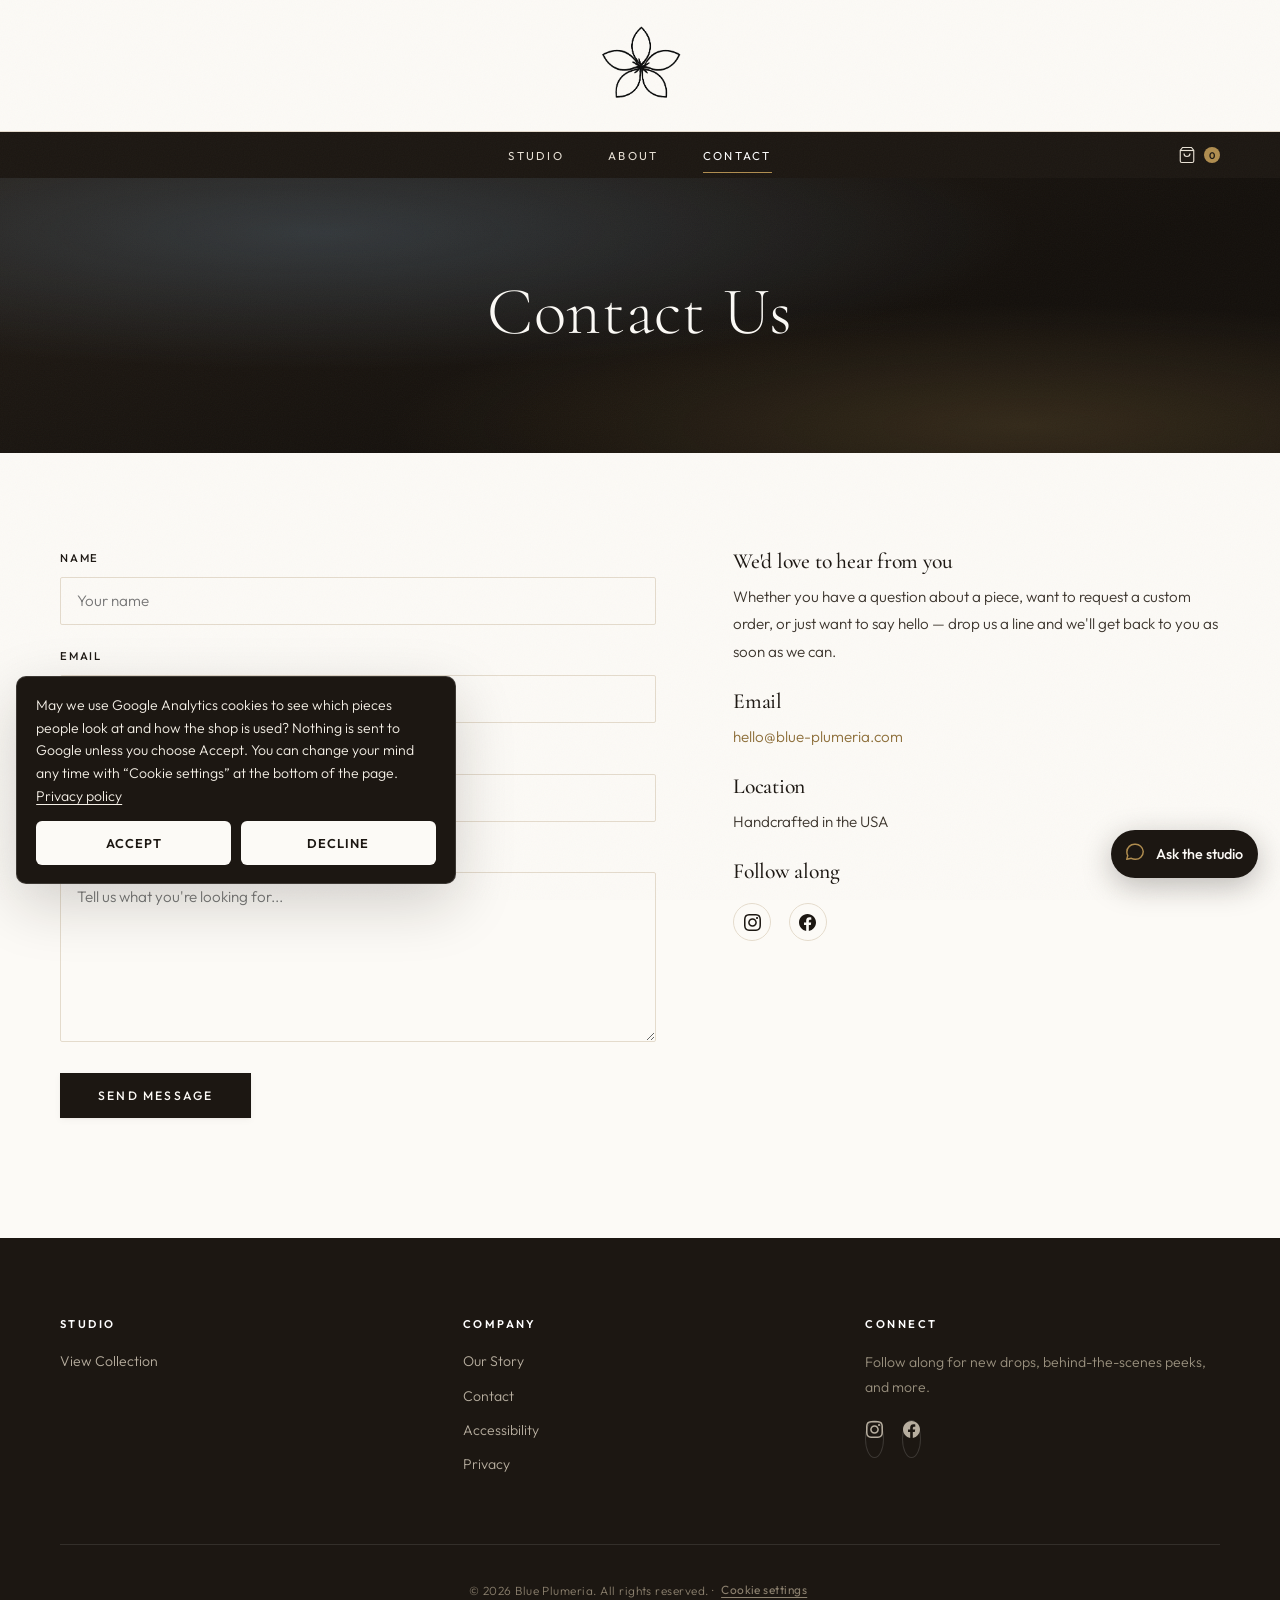
<file: docs/contact.html>
<!DOCTYPE html>
<html lang="en">
<head>
  <meta charset="UTF-8">
  <meta name="viewport" content="width=device-width, initial-scale=1.0">
  <!-- Google Analytics loads only after the visitor accepts (js/consent.js) -->
  <script src="js/consent.js"></script>
  <title>Contact — Blue Plumeria</title>
  <meta name="description" content="Get in touch with Blue Plumeria for custom jewelry orders, questions, or collaborations.">

  <!-- Favicon -->
  <link rel="icon" type="image/svg+xml" href="favicon.svg">

  <!-- Social sharing -->
  <meta property="og:type" content="website">
  <meta property="og:title" content="Contact — Blue Plumeria">
  <meta property="og:description" content="Questions, custom orders, or collaborations — get in touch with the Blue Plumeria studio.">
  <meta property="og:image" content="images/Silver_plumeria_1.png">
  <meta name="twitter:card" content="summary_large_image">
  <meta name="twitter:title" content="Contact — Blue Plumeria">
  <meta name="twitter:description" content="Questions, custom orders, or collaborations — get in touch with the studio.">

  <link rel="preconnect" href="https://fonts.googleapis.com">
  <link rel="preconnect" href="https://fonts.gstatic.com" crossorigin>
  <link rel="stylesheet" href="css/style.css">
  <link rel="preconnect" href="https://cdn.snipcart.com">
  <noscript><style>.reveal{opacity:1 !important;transform:none !important}</style></noscript>
</head>
<body>

  <a href="#main-content" class="skip-link">Skip to content</a>

  <!-- ── Header ── -->
  <header class="site-header">
    <a href="index.html">
      <img src="images/logo.png" alt="Blue Plumeria" class="logo">
    </a>
  </header>

  <!-- ── Navigation ── -->
  <nav class="site-nav">
    <div class="container">
      <button class="hamburger" aria-label="Menu" aria-expanded="false">
        <span></span><span></span><span></span>
      </button>
      <ul class="nav-links">
        <li><a href="shop.html">Studio</a></li>
        <li><a href="about.html">About</a></li>
        <li><a href="contact.html" class="active">Contact</a></li>
      </ul>
      <button class="nav-cart snipcart-checkout" aria-label="Cart">
        <svg viewBox="0 0 24 24"><path d="M6 2L3 6v14a2 2 0 002 2h14a2 2 0 002-2V6l-3-4z"/><line x1="3" y1="6" x2="21" y2="6"/><path d="M16 10a4 4 0 01-8 0"/></svg>
        <span class="cart-count snipcart-items-count">0</span>
      </button>
    </div>
  </nav>

  <main id="main-content">

  <!-- ── Contact Hero ── -->
  <section class="contact-hero">
    <h1>Contact Us</h1>
  </section>

  <!-- ── Contact Content ── -->
  <section class="section-padding">
    <div class="container">
      <div class="contact-grid">

        <!-- Contact Form -->
        <div class="contact-form reveal">
          <form id="contact-form" novalidate>
            <label for="name">Name</label>
            <input type="text" id="name" name="name" required placeholder="Your name">

            <label for="email">Email</label>
            <input type="email" id="email" name="email" required placeholder="your@email.com">

            <label for="subject">Subject</label>
            <input type="text" id="subject" name="subject" placeholder="Custom order, question, etc.">

            <label for="message">Message</label>
            <textarea id="message" name="message" required placeholder="Tell us what you're looking for..."></textarea>

            <!-- Honeypot: hidden from people, tempting to bots. Leave empty. -->
            <input type="text" name="company" tabindex="-1" autocomplete="off"
              aria-hidden="true" style="position:absolute;left:-9999px;width:1px;height:1px;opacity:0">

            <button type="submit" class="btn btn-primary">Send Message</button>
            <p class="form-status" role="status" aria-live="polite"></p>
          </form>
        </div>

        <!-- Contact Info -->
        <div class="contact-info reveal">
          <h3>We'd love to hear from you</h3>
          <p>Whether you have a question about a piece, want to request a custom order, or just want to say hello — drop us a line and we'll get back to you as soon as we can.</p>

          <h3>Email</h3>
          <p><a href="mailto:hello@blue-plumeria.com">hello@blue-plumeria.com</a></p>

          <h3>Location</h3>
          <p>Handcrafted in the USA</p>

          <h3>Follow along</h3>
          <div class="social-links">
            <a href="#" aria-label="Instagram">
              <svg viewBox="0 0 24 24"><path d="M12 2.163c3.204 0 3.584.012 4.85.07 3.252.148 4.771 1.691 4.919 4.919.058 1.265.069 1.645.069 4.849 0 3.205-.012 3.584-.069 4.849-.149 3.225-1.664 4.771-4.919 4.919-1.266.058-1.644.07-4.85.07-3.204 0-3.584-.012-4.849-.07-3.26-.149-4.771-1.699-4.919-4.92-.058-1.265-.07-1.644-.07-4.849 0-3.204.013-3.583.07-4.849.149-3.227 1.664-4.771 4.919-4.919 1.266-.057 1.645-.069 4.849-.069zm0-2.163c-3.259 0-3.667.014-4.947.072-4.358.2-6.78 2.618-6.98 6.98-.059 1.281-.073 1.689-.073 4.948 0 3.259.014 3.668.072 4.948.2 4.358 2.618 6.78 6.98 6.98 1.281.058 1.689.072 4.948.072 3.259 0 3.668-.014 4.948-.072 4.354-.2 6.782-2.618 6.979-6.98.059-1.28.073-1.689.073-4.948 0-3.259-.014-3.667-.072-4.947-.196-4.354-2.617-6.78-6.979-6.98-1.281-.059-1.69-.073-4.949-.073zm0 5.838c-3.403 0-6.162 2.759-6.162 6.162s2.759 6.163 6.162 6.163 6.162-2.759 6.162-6.163c0-3.403-2.759-6.162-6.162-6.162zm0 10.162c-2.209 0-4-1.79-4-4 0-2.209 1.791-4 4-4s4 1.791 4 4c0 2.21-1.791 4-4 4zm6.406-11.845c-.796 0-1.441.645-1.441 1.44s.645 1.44 1.441 1.44c.795 0 1.439-.645 1.439-1.44s-.644-1.44-1.439-1.44z"/></svg>
            </a>
            <a href="#" aria-label="Facebook">
              <svg viewBox="0 0 24 24"><path d="M24 12.073c0-6.627-5.373-12-12-12s-12 5.373-12 12c0 5.99 4.388 10.954 10.125 11.854v-8.385h-3.047v-3.47h3.047v-2.642c0-3.007 1.792-4.669 4.533-4.669 1.312 0 2.686.235 2.686.235v2.953h-1.514c-1.491 0-1.956.925-1.956 1.874v2.25h3.328l-.532 3.47h-2.796v8.385c5.738-.9 10.126-5.864 10.126-11.854z"/></svg>
            </a>
          </div>
        </div>

      </div>
    </div>
  </section>

  </main>

  <!-- ── Footer ── -->
  <footer class="site-footer">
    <div class="container">
      <div class="footer-grid">
        <div class="footer-col">
          <h4>Studio</h4>
          <a href="shop.html">View Collection</a>
        </div>
        <div class="footer-col">
          <h4>Company</h4>
          <a href="about.html">Our Story</a>
          <a href="contact.html">Contact</a>
          <a href="accessibility.html">Accessibility</a>
          <a href="privacy.html">Privacy</a>
        </div>
        <div class="footer-col">
          <h4>Connect</h4>
          <p>Follow along for new drops, behind-the-scenes peeks, and more.</p>
          <div class="social-links">
            <a href="#" aria-label="Instagram">
              <svg viewBox="0 0 24 24"><path d="M12 2.163c3.204 0 3.584.012 4.85.07 3.252.148 4.771 1.691 4.919 4.919.058 1.265.069 1.645.069 4.849 0 3.205-.012 3.584-.069 4.849-.149 3.225-1.664 4.771-4.919 4.919-1.266.058-1.644.07-4.85.07-3.204 0-3.584-.012-4.849-.07-3.26-.149-4.771-1.699-4.919-4.92-.058-1.265-.07-1.644-.07-4.849 0-3.204.013-3.583.07-4.849.149-3.227 1.664-4.771 4.919-4.919 1.266-.057 1.645-.069 4.849-.069zm0-2.163c-3.259 0-3.667.014-4.947.072-4.358.2-6.78 2.618-6.98 6.98-.059 1.281-.073 1.689-.073 4.948 0 3.259.014 3.668.072 4.948.2 4.358 2.618 6.78 6.98 6.98 1.281.058 1.689.072 4.948.072 3.259 0 3.668-.014 4.948-.072 4.354-.2 6.782-2.618 6.979-6.98.059-1.28.073-1.689.073-4.948 0-3.259-.014-3.667-.072-4.947-.196-4.354-2.617-6.78-6.979-6.98-1.281-.059-1.69-.073-4.949-.073zm0 5.838c-3.403 0-6.162 2.759-6.162 6.162s2.759 6.163 6.162 6.163 6.162-2.759 6.162-6.163c0-3.403-2.759-6.162-6.162-6.162zm0 10.162c-2.209 0-4-1.79-4-4 0-2.209 1.791-4 4-4s4 1.791 4 4c0 2.21-1.791 4-4 4zm6.406-11.845c-.796 0-1.441.645-1.441 1.44s.645 1.44 1.441 1.44c.795 0 1.439-.645 1.439-1.44s-.644-1.44-1.439-1.44z"/></svg>
            </a>
            <a href="#" aria-label="Facebook">
              <svg viewBox="0 0 24 24"><path d="M24 12.073c0-6.627-5.373-12-12-12s-12 5.373-12 12c0 5.99 4.388 10.954 10.125 11.854v-8.385h-3.047v-3.47h3.047v-2.642c0-3.007 1.792-4.669 4.533-4.669 1.312 0 2.686.235 2.686.235v2.953h-1.514c-1.491 0-1.956.925-1.956 1.874v2.25h3.328l-.532 3.47h-2.796v8.385c5.738-.9 10.126-5.864 10.126-11.854z"/></svg>
            </a>
          </div>
        </div>
      </div>
      <div class="footer-bottom">
        &copy; 2026 Blue Plumeria. All rights reserved.
        <span aria-hidden="true">&middot;</span>
        <button type="button" class="footer-link-btn" data-consent-open>Cookie settings</button>
      </div>
    </div>
  </footer>

  <!-- Snipcart — loads on first user interaction -->
  <script>
    window.SnipcartSettings = {
      publicApiKey: 'ZDM4ZTlmYTYtNGQzMi00MDU1LTlmZWYtMzM0ZDJkOGJkZjA2NjM5MTg3NzgwMTA4ODEzNjky',
      loadStrategy: 'on-user-interaction',
      modalStyle: 'side',
    };

    (()=>{var c,d;(d=(c=window.SnipcartSettings).version)!=null||(c.version="3.0");var s,S;(S=(s=window.SnipcartSettings).timeoutDuration)!=null||(s.timeoutDuration=2750);var l,p;(p=(l=window.SnipcartSettings).domain)!=null||(l.domain="cdn.snipcart.com");var w,u;(u=(w=window.SnipcartSettings).protocol)!=null||(w.protocol="https");var f=window.SnipcartSettings.version.includes("v3.0.0-ci")||window.SnipcartSettings.version!="3.0"&&window.SnipcartSettings.version.localeCompare("3.4.0",void 0,{numeric:!0,sensitivity:"base"})===-1,m=["focus","mouseover","touchmove","scroll","keydown"];window.LoadSnipcart=o;document.readyState==="loading"?document.addEventListener("DOMContentLoaded",r):r();function r(){window.SnipcartSettings.loadStrategy?window.SnipcartSettings.loadStrategy==="on-user-interaction"&&(m.forEach(t=>document.addEventListener(t,o)),setTimeout(o,window.SnipcartSettings.timeoutDuration)):o()}var a=!1;function o(){if(a)return;a=!0;let t=document.getElementsByTagName("head")[0],e=document.querySelector("#snipcart"),i=document.querySelector(`src[src^="${window.SnipcartSettings.protocol}://${window.SnipcartSettings.domain}"][src$="snipcart.js"]`),n=document.querySelector(`link[href^="${window.SnipcartSettings.protocol}://${window.SnipcartSettings.domain}"][href$="snipcart.css"]`);e||(e=document.createElement("div"),e.id="snipcart",e.setAttribute("hidden","true"),document.body.appendChild(e)),v(e),i||(i=document.createElement("script"),i.src=`${window.SnipcartSettings.protocol}://${window.SnipcartSettings.domain}/themes/v${window.SnipcartSettings.version}/default/snipcart.js`,i.async=!0,t.appendChild(i)),n||(n=document.createElement("link"),n.rel="stylesheet",n.type="text/css",n.href=`${window.SnipcartSettings.protocol}://${window.SnipcartSettings.domain}/themes/v${window.SnipcartSettings.version}/default/snipcart.css`,t.prepend(n)),m.forEach(g=>document.removeEventListener(g,o))}function v(t){!f||(t.dataset.apiKey=window.SnipcartSettings.publicApiKey,window.SnipcartSettings.addProductBehavior&&(t.dataset.configAddProductBehavior=window.SnipcartSettings.addProductBehavior),window.SnipcartSettings.modalStyle&&(t.dataset.configModalStyle=window.SnipcartSettings.modalStyle),window.SnipcartSettings.currency&&(t.dataset.currency=window.SnipcartSettings.currency),window.SnipcartSettings.templatesUrl&&(t.dataset.templatesUrl=window.SnipcartSettings.templatesUrl))}})();
  </script>
  <!-- Cloudflare Web Analytics -->
  <script type="module" src="https://static.cloudflareinsights.com/beacon.min.js" data-cf-beacon='{"token": "38a6ebb3dcc84f76a18885ecca1cf73b"}'></script>
  <!-- End Cloudflare Web Analytics -->
  <script src="js/main.js"></script>
  <!-- AI receptionist (floating studio assistant) -->
  <script src="js/receptionist.js" defer></script>

  <!-- Contact form → Supabase edge function (saves inquiry + emails the studio) -->
  <script>
  (function () {
    var form = document.getElementById("contact-form");
    if (!form) return;
    var ENDPOINT = "https://ktjxrxchrxtmyvlfsyof.supabase.co/functions/v1/contact";
    var KEY = "sb_publishable_8NSnU6lGLIt9GplZ-7hHUw_XvtDmX2s"; // public key
    var status = form.querySelector(".form-status");
    var btn = form.querySelector('button[type="submit"]');

    function say(msg, ok) {
      if (!status) return;
      status.textContent = msg;
      status.style.color = ok ? "#3a6b4f" : "#b23b3b";
    }

    form.addEventListener("submit", function (e) {
      e.preventDefault();
      var payload = {
        name: form.name.value.trim(),
        email: form.email.value.trim(),
        subject: form.subject.value.trim(),
        message: form.message.value.trim(),
        company: form.company ? form.company.value : "", // honeypot
      };
      if (!payload.email || !payload.message) {
        say("Please add your email and a message.", false);
        return;
      }
      btn.disabled = true;
      say("Sending…", true);
      fetch(ENDPOINT, {
        method: "POST",
        headers: { "Content-Type": "application/json", apikey: KEY, Authorization: "Bearer " + KEY },
        body: JSON.stringify(payload),
      })
        .then(function (r) { return r.json().then(function (d) { return { ok: r.ok, d: d }; }); })
        .then(function (res) {
          if (res.ok && res.d && res.d.ok) {
            form.reset();
            say("Thank you — your message is on its way. We'll be in touch soon.", true);
            btn.textContent = "Sent";        // stays disabled: no duplicate submits
          } else {
            say((res.d && res.d.error) || "Something went wrong — please try again.", false);
            btn.disabled = false;
          }
        })
        .catch(function () {
          say("Couldn't send just now — please email hello@blue-plumeria.com directly.", false);
          btn.disabled = false;
        });
    });
  })();
  </script>
</body>
</html>
</file>
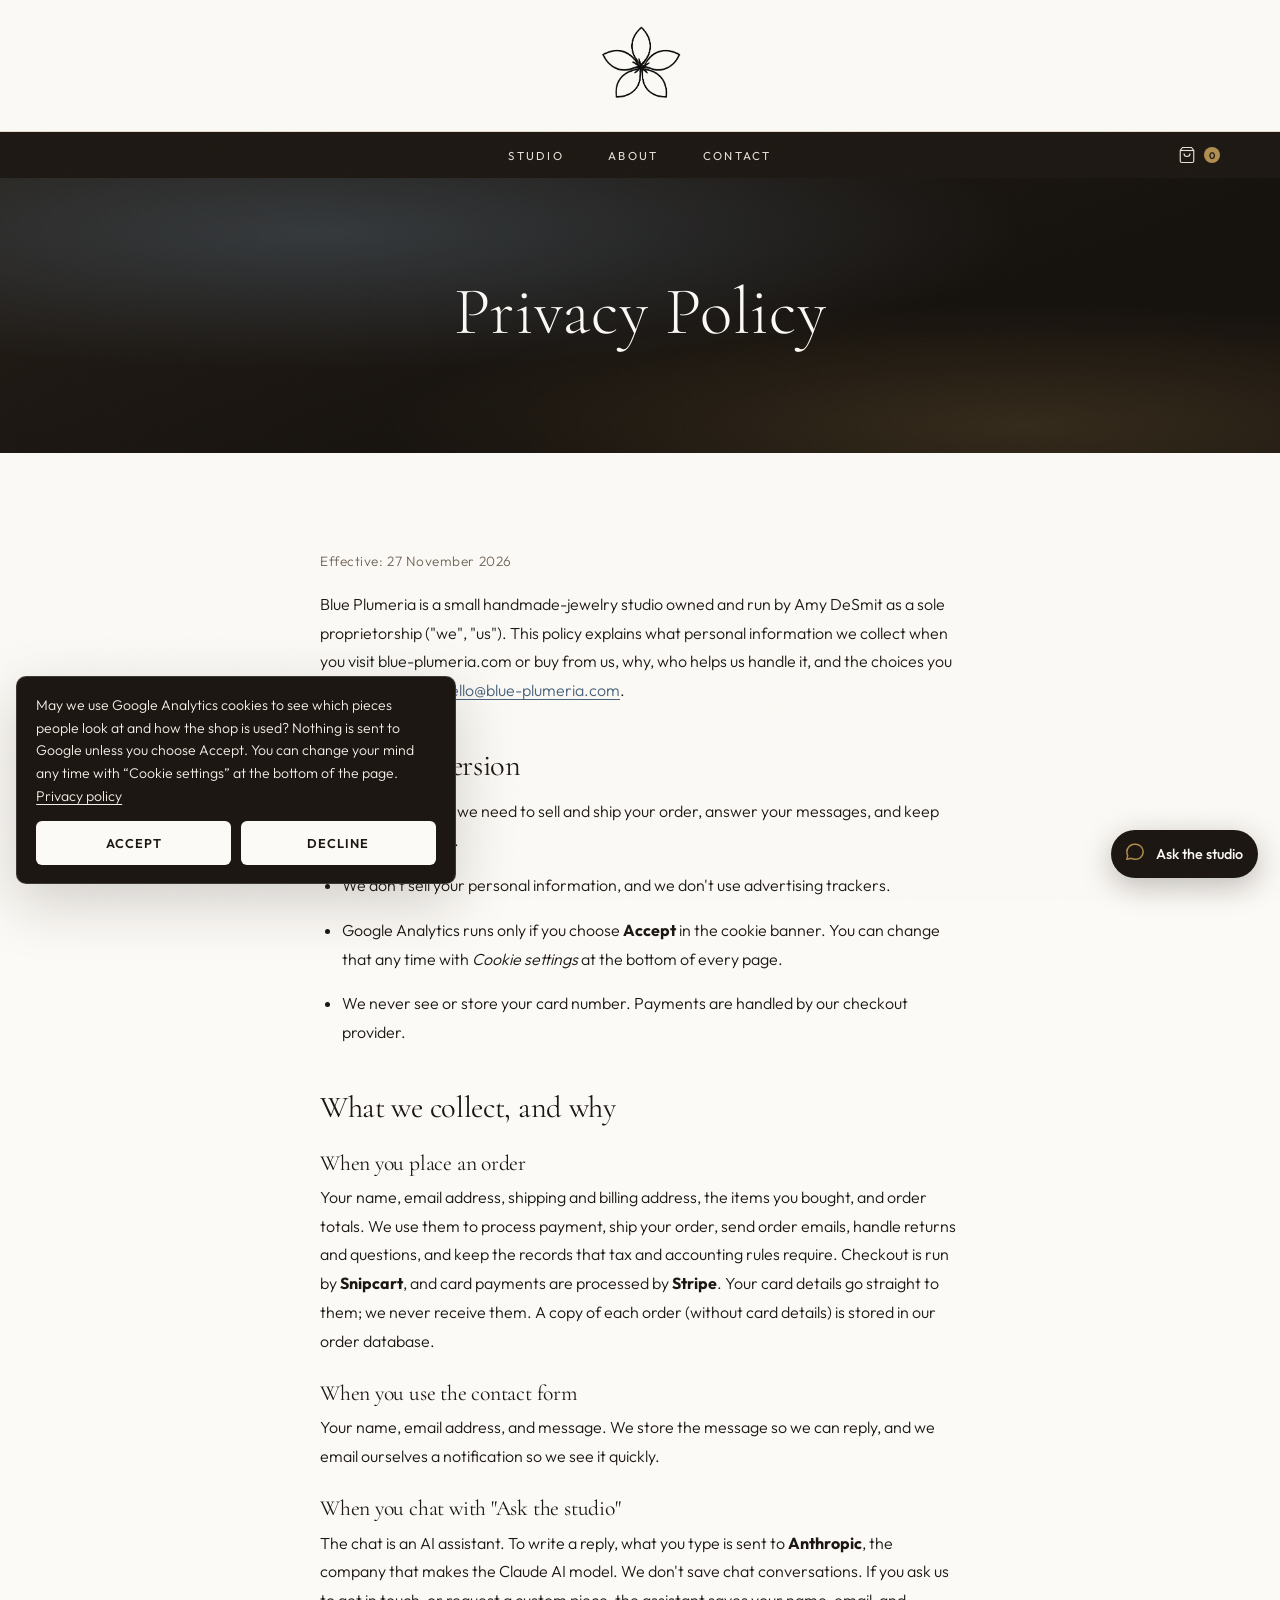
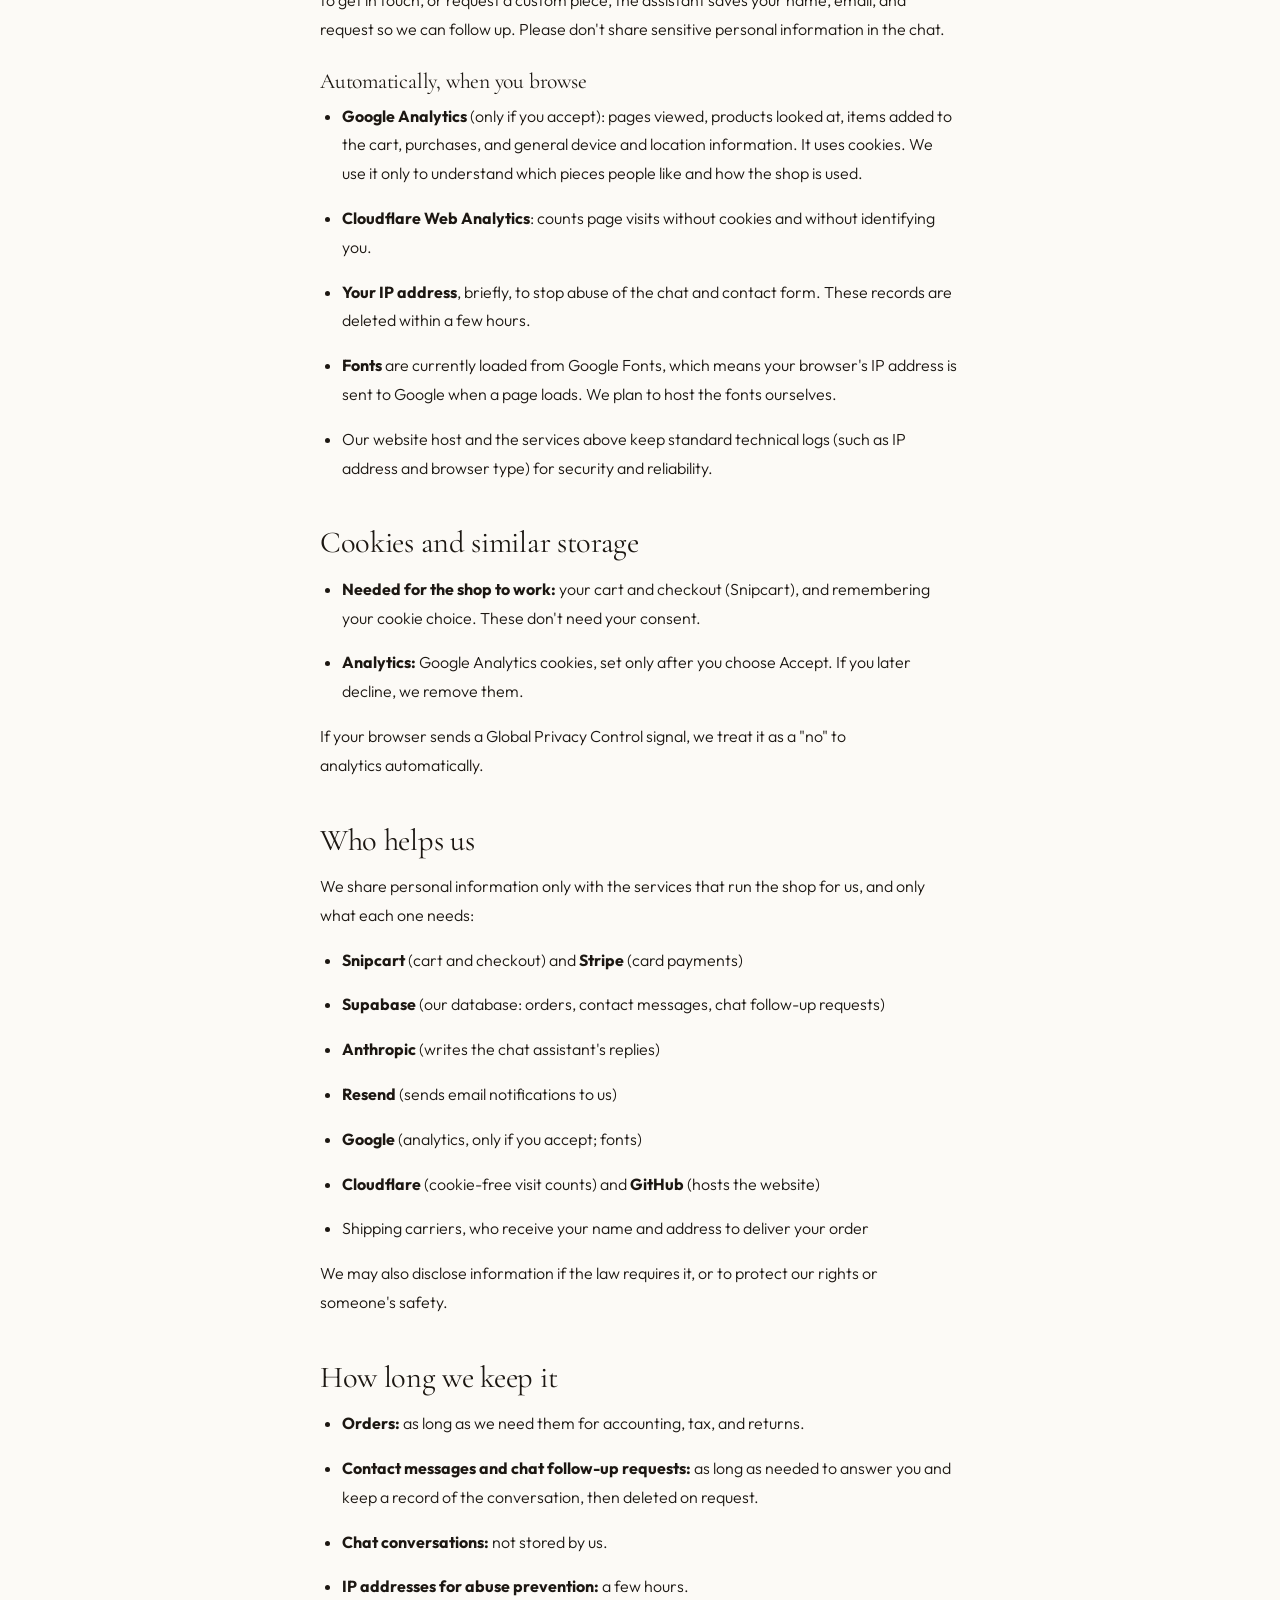
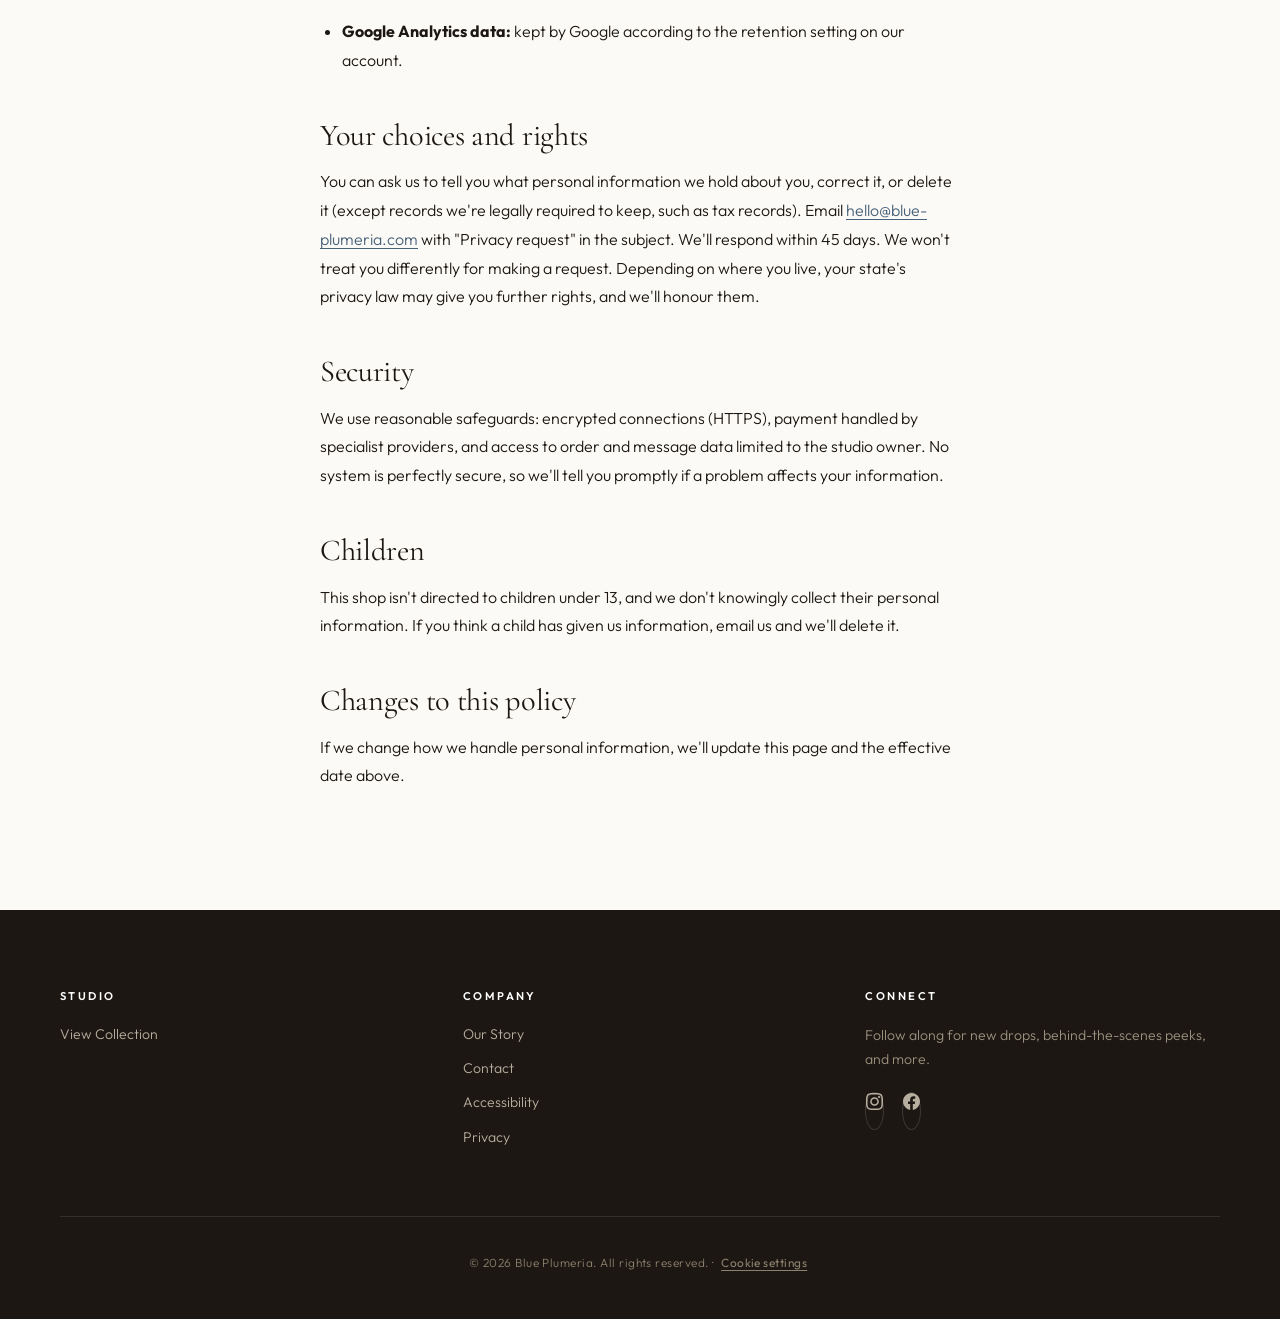
<file: docs/privacy.html>
<!DOCTYPE html>
<html lang="en">
<head>
  <meta charset="UTF-8">
  <meta name="viewport" content="width=device-width, initial-scale=1.0">
  <!-- Google Analytics loads only after the visitor accepts (js/consent.js) -->
  <script src="js/consent.js"></script>
  <title>Privacy Policy — Blue Plumeria</title>
  <meta name="description" content="What personal information Blue Plumeria collects, why, who helps us process it, how long we keep it, and your choices.">

  <!-- Favicon -->
  <link rel="icon" type="image/svg+xml" href="favicon.svg">

  <!-- Social sharing -->
  <meta property="og:type" content="website">
  <meta property="og:title" content="Privacy Policy — Blue Plumeria">
  <meta property="og:description" content="What personal information Blue Plumeria collects, why, who helps us process it, how long we keep it, and your choices.">
  <meta property="og:image" content="images/LavaStone_2.png">
  <meta name="twitter:card" content="summary_large_image">
  <meta name="twitter:title" content="Privacy Policy — Blue Plumeria">
  <meta name="twitter:description" content="What personal information Blue Plumeria collects, why, who helps us process it, how long we keep it, and your choices.">

  <link rel="preconnect" href="https://fonts.googleapis.com">
  <link rel="preconnect" href="https://fonts.gstatic.com" crossorigin>
  <link rel="stylesheet" href="css/style.css">
  <link rel="preconnect" href="https://cdn.snipcart.com">
  <noscript><style>.reveal{opacity:1 !important;transform:none !important}</style></noscript>
</head>
<body>

  <a href="#main-content" class="skip-link">Skip to content</a>

  <!-- ── Header ── -->
  <header class="site-header">
    <a href="index.html">
      <img src="images/logo.png" alt="Blue Plumeria" class="logo">
    </a>
  </header>

  <!-- ── Navigation ── -->
  <nav class="site-nav">
    <div class="container">
      <button class="hamburger" aria-label="Menu" aria-expanded="false">
        <span></span><span></span><span></span>
      </button>
      <ul class="nav-links">
        <li><a href="shop.html">Studio</a></li>
        <li><a href="about.html">About</a></li>
        <li><a href="contact.html">Contact</a></li>
      </ul>
      <button class="nav-cart snipcart-checkout" aria-label="Cart">
        <svg viewBox="0 0 24 24"><path d="M6 2L3 6v14a2 2 0 002 2h14a2 2 0 002-2V6l-3-4z"/><line x1="3" y1="6" x2="21" y2="6"/><path d="M16 10a4 4 0 01-8 0"/></svg>
        <span class="cart-count snipcart-items-count">0</span>
      </button>
    </div>
  </nav>

  <main id="main-content">

  <section class="about-hero">
    <h1>Privacy Policy</h1>
  </section>

  <section class="section-padding">
    <div class="container legal-page">

      <p class="legal-updated">Effective: 27 November 2026</p>

      <p>Blue Plumeria is a small handmade-jewelry studio owned and run by Amy DeSmit as a sole proprietorship ("we", "us"). This policy explains what personal information we collect when you visit blue-plumeria.com or buy from us, why, who helps us handle it, and the choices you have. Questions: <a href="mailto:hello@blue-plumeria.com?subject=Privacy">hello@blue-plumeria.com</a>.</p>

      <h2>The short version</h2>
      <ul>
        <li>We collect what we need to sell and ship your order, answer your messages, and keep the site working.</li>
        <li>We don't sell your personal information, and we don't use advertising trackers.</li>
        <li>Google Analytics runs only if you choose <strong>Accept</strong> in the cookie banner. You can change that any time with <em>Cookie settings</em> at the bottom of every page.</li>
        <li>We never see or store your card number. Payments are handled by our checkout provider.</li>
      </ul>

      <h2>What we collect, and why</h2>

      <h3>When you place an order</h3>
      <p>Your name, email address, shipping and billing address, the items you bought, and order totals. We use them to process payment, ship your order, send order emails, handle returns and questions, and keep the records that tax and accounting rules require. Checkout is run by <strong>Snipcart</strong>, and card payments are processed by <strong>Stripe</strong>. Your card details go straight to them; we never receive them. A copy of each order (without card details) is stored in our order database.</p>

      <h3>When you use the contact form</h3>
      <p>Your name, email address, and message. We store the message so we can reply, and we email ourselves a notification so we see it quickly.</p>

      <h3>When you chat with "Ask the studio"</h3>
      <p>The chat is an AI assistant. To write a reply, what you type is sent to <strong>Anthropic</strong>, the company that makes the Claude AI model. We don't save chat conversations. If you ask us to get in touch, or request a custom piece, the assistant saves your name, email, and request so we can follow up. Please don't share sensitive personal information in the chat.</p>

      <h3>Automatically, when you browse</h3>
      <ul>
        <li><strong>Google Analytics</strong> (only if you accept): pages viewed, products looked at, items added to the cart, purchases, and general device and location information. It uses cookies. We use it only to understand which pieces people like and how the shop is used.</li>
        <li><strong>Cloudflare Web Analytics</strong>: counts page visits without cookies and without identifying you.</li>
        <li><strong>Your IP address</strong>, briefly, to stop abuse of the chat and contact form. These records are deleted within a few hours.</li>
        <li><strong>Fonts</strong> are currently loaded from Google Fonts, which means your browser's IP address is sent to Google when a page loads. We plan to host the fonts ourselves.</li>
        <li>Our website host and the services above keep standard technical logs (such as IP address and browser type) for security and reliability.</li>
      </ul>

      <h2>Cookies and similar storage</h2>
      <ul>
        <li><strong>Needed for the shop to work:</strong> your cart and checkout (Snipcart), and remembering your cookie choice. These don't need your consent.</li>
        <li><strong>Analytics:</strong> Google Analytics cookies, set only after you choose Accept. If you later decline, we remove them.</li>
      </ul>
      <p>If your browser sends a Global Privacy Control signal, we treat it as a "no" to analytics automatically.</p>

      <h2>Who helps us</h2>
      <p>We share personal information only with the services that run the shop for us, and only what each one needs:</p>
      <ul>
        <li><strong>Snipcart</strong> (cart and checkout) and <strong>Stripe</strong> (card payments)</li>
        <li><strong>Supabase</strong> (our database: orders, contact messages, chat follow-up requests)</li>
        <li><strong>Anthropic</strong> (writes the chat assistant's replies)</li>
        <li><strong>Resend</strong> (sends email notifications to us)</li>
        <li><strong>Google</strong> (analytics, only if you accept; fonts)</li>
        <li><strong>Cloudflare</strong> (cookie-free visit counts) and <strong>GitHub</strong> (hosts the website)</li>
        <li>Shipping carriers, who receive your name and address to deliver your order</li>
      </ul>
      <p>We may also disclose information if the law requires it, or to protect our rights or someone's safety.</p>

      <h2>How long we keep it</h2>
      <ul>
        <li><strong>Orders:</strong> as long as we need them for accounting, tax, and returns.</li>
        <li><strong>Contact messages and chat follow-up requests:</strong> as long as needed to answer you and keep a record of the conversation, then deleted on request.</li>
        <li><strong>Chat conversations:</strong> not stored by us.</li>
        <li><strong>IP addresses for abuse prevention:</strong> a few hours.</li>
        <li><strong>Google Analytics data:</strong> kept by Google according to the retention setting on our account.</li>
      </ul>

      <h2>Your choices and rights</h2>
      <p>You can ask us to tell you what personal information we hold about you, correct it, or delete it (except records we're legally required to keep, such as tax records). Email <a href="mailto:hello@blue-plumeria.com?subject=Privacy%20request">hello@blue-plumeria.com</a> with "Privacy request" in the subject. We'll respond within 45 days. We won't treat you differently for making a request. Depending on where you live, your state's privacy law may give you further rights, and we'll honour them.</p>

      <h2>Security</h2>
      <p>We use reasonable safeguards: encrypted connections (HTTPS), payment handled by specialist providers, and access to order and message data limited to the studio owner. No system is perfectly secure, so we'll tell you promptly if a problem affects your information.</p>

      <h2>Children</h2>
      <p>This shop isn't directed to children under 13, and we don't knowingly collect their personal information. If you think a child has given us information, email us and we'll delete it.</p>

      <h2>Changes to this policy</h2>
      <p>If we change how we handle personal information, we'll update this page and the effective date above.</p>

    </div>
  </section>

  </main>

  <!-- ── Footer ── -->
  <footer class="site-footer">
    <div class="container">
      <div class="footer-grid">
        <div class="footer-col">
          <h4>Studio</h4>
          <a href="shop.html">View Collection</a>
        </div>
        <div class="footer-col">
          <h4>Company</h4>
          <a href="about.html">Our Story</a>
          <a href="contact.html">Contact</a>
          <a href="accessibility.html">Accessibility</a>
          <a href="privacy.html">Privacy</a>
        </div>
        <div class="footer-col">
          <h4>Connect</h4>
          <p>Follow along for new drops, behind-the-scenes peeks, and more.</p>
          <div class="social-links">
            <a href="#" aria-label="Instagram">
              <svg viewBox="0 0 24 24"><path d="M12 2.163c3.204 0 3.584.012 4.85.07 3.252.148 4.771 1.691 4.919 4.919.058 1.265.069 1.645.069 4.849 0 3.205-.012 3.584-.069 4.849-.149 3.225-1.664 4.771-4.919 4.919-1.266.058-1.644.07-4.85.07-3.204 0-3.584-.012-4.849-.07-3.26-.149-4.771-1.699-4.919-4.92-.058-1.265-.07-1.644-.07-4.849 0-3.204.013-3.583.07-4.849.149-3.227 1.664-4.771 4.919-4.919 1.266-.057 1.645-.069 4.849-.069zm0-2.163c-3.259 0-3.667.014-4.947.072-4.358.2-6.78 2.618-6.98 6.98-.059 1.281-.073 1.689-.073 4.948 0 3.259.014 3.668.072 4.948.2 4.358 2.618 6.78 6.98 6.98 1.281.058 1.689.072 4.948.072 3.259 0 3.668-.014 4.948-.072 4.354-.2 6.782-2.618 6.979-6.98.059-1.28.073-1.689.073-4.948 0-3.259-.014-3.667-.072-4.947-.196-4.354-2.617-6.78-6.979-6.98-1.281-.059-1.69-.073-4.949-.073zm0 5.838c-3.403 0-6.162 2.759-6.162 6.162s2.759 6.163 6.162 6.163 6.162-2.759 6.162-6.163c0-3.403-2.759-6.162-6.162-6.162zm0 10.162c-2.209 0-4-1.79-4-4 0-2.209 1.791-4 4-4s4 1.791 4 4c0 2.21-1.791 4-4 4zm6.406-11.845c-.796 0-1.441.645-1.441 1.44s.645 1.44 1.441 1.44c.795 0 1.439-.645 1.439-1.44s-.644-1.44-1.439-1.44z"/></svg>
            </a>
            <a href="#" aria-label="Facebook">
              <svg viewBox="0 0 24 24"><path d="M24 12.073c0-6.627-5.373-12-12-12s-12 5.373-12 12c0 5.99 4.388 10.954 10.125 11.854v-8.385h-3.047v-3.47h3.047v-2.642c0-3.007 1.792-4.669 4.533-4.669 1.312 0 2.686.235 2.686.235v2.953h-1.514c-1.491 0-1.956.925-1.956 1.874v2.25h3.328l-.532 3.47h-2.796v8.385c5.738-.9 10.126-5.864 10.126-11.854z"/></svg>
            </a>
          </div>
        </div>
      </div>
      <div class="footer-bottom">
        &copy; 2026 Blue Plumeria. All rights reserved.
        <span aria-hidden="true">&middot;</span>
        <button type="button" class="footer-link-btn" data-consent-open>Cookie settings</button>
      </div>
    </div>
  </footer>

  <!-- Snipcart — loads on first user interaction -->
  <script>
    window.SnipcartSettings = {
      publicApiKey: 'ZDM4ZTlmYTYtNGQzMi00MDU1LTlmZWYtMzM0ZDJkOGJkZjA2NjM5MTg3NzgwMTA4ODEzNjky',
      loadStrategy: 'on-user-interaction',
      modalStyle: 'side',
    };

    (()=>{var c,d;(d=(c=window.SnipcartSettings).version)!=null||(c.version="3.0");var s,S;(S=(s=window.SnipcartSettings).timeoutDuration)!=null||(s.timeoutDuration=2750);var l,p;(p=(l=window.SnipcartSettings).domain)!=null||(l.domain="cdn.snipcart.com");var w,u;(u=(w=window.SnipcartSettings).protocol)!=null||(w.protocol="https");var f=window.SnipcartSettings.version.includes("v3.0.0-ci")||window.SnipcartSettings.version!="3.0"&&window.SnipcartSettings.version.localeCompare("3.4.0",void 0,{numeric:!0,sensitivity:"base"})===-1,m=["focus","mouseover","touchmove","scroll","keydown"];window.LoadSnipcart=o;document.readyState==="loading"?document.addEventListener("DOMContentLoaded",r):r();function r(){window.SnipcartSettings.loadStrategy?window.SnipcartSettings.loadStrategy==="on-user-interaction"&&(m.forEach(t=>document.addEventListener(t,o)),setTimeout(o,window.SnipcartSettings.timeoutDuration)):o()}var a=!1;function o(){if(a)return;a=!0;let t=document.getElementsByTagName("head")[0],e=document.querySelector("#snipcart"),i=document.querySelector(`src[src^="${window.SnipcartSettings.protocol}://${window.SnipcartSettings.domain}"][src$="snipcart.js"]`),n=document.querySelector(`link[href^="${window.SnipcartSettings.protocol}://${window.SnipcartSettings.domain}"][href$="snipcart.css"]`);e||(e=document.createElement("div"),e.id="snipcart",e.setAttribute("hidden","true"),document.body.appendChild(e)),v(e),i||(i=document.createElement("script"),i.src=`${window.SnipcartSettings.protocol}://${window.SnipcartSettings.domain}/themes/v${window.SnipcartSettings.version}/default/snipcart.js`,i.async=!0,t.appendChild(i)),n||(n=document.createElement("link"),n.rel="stylesheet",n.type="text/css",n.href=`${window.SnipcartSettings.protocol}://${window.SnipcartSettings.domain}/themes/v${window.SnipcartSettings.version}/default/snipcart.css`,t.prepend(n)),m.forEach(g=>document.removeEventListener(g,o))}function v(t){!f||(t.dataset.apiKey=window.SnipcartSettings.publicApiKey,window.SnipcartSettings.addProductBehavior&&(t.dataset.configAddProductBehavior=window.SnipcartSettings.addProductBehavior),window.SnipcartSettings.modalStyle&&(t.dataset.configModalStyle=window.SnipcartSettings.modalStyle),window.SnipcartSettings.currency&&(t.dataset.currency=window.SnipcartSettings.currency),window.SnipcartSettings.templatesUrl&&(t.dataset.templatesUrl=window.SnipcartSettings.templatesUrl))}})();
  </script>
  <!-- Cloudflare Web Analytics -->
  <script type="module" src="https://static.cloudflareinsights.com/beacon.min.js" data-cf-beacon='{"token": "38a6ebb3dcc84f76a18885ecca1cf73b"}'></script>
  <!-- End Cloudflare Web Analytics -->
  <script src="js/main.js"></script>
  <!-- AI receptionist (floating studio assistant) -->
  <script src="js/receptionist.js" defer></script>
</body>
</html>
</file>
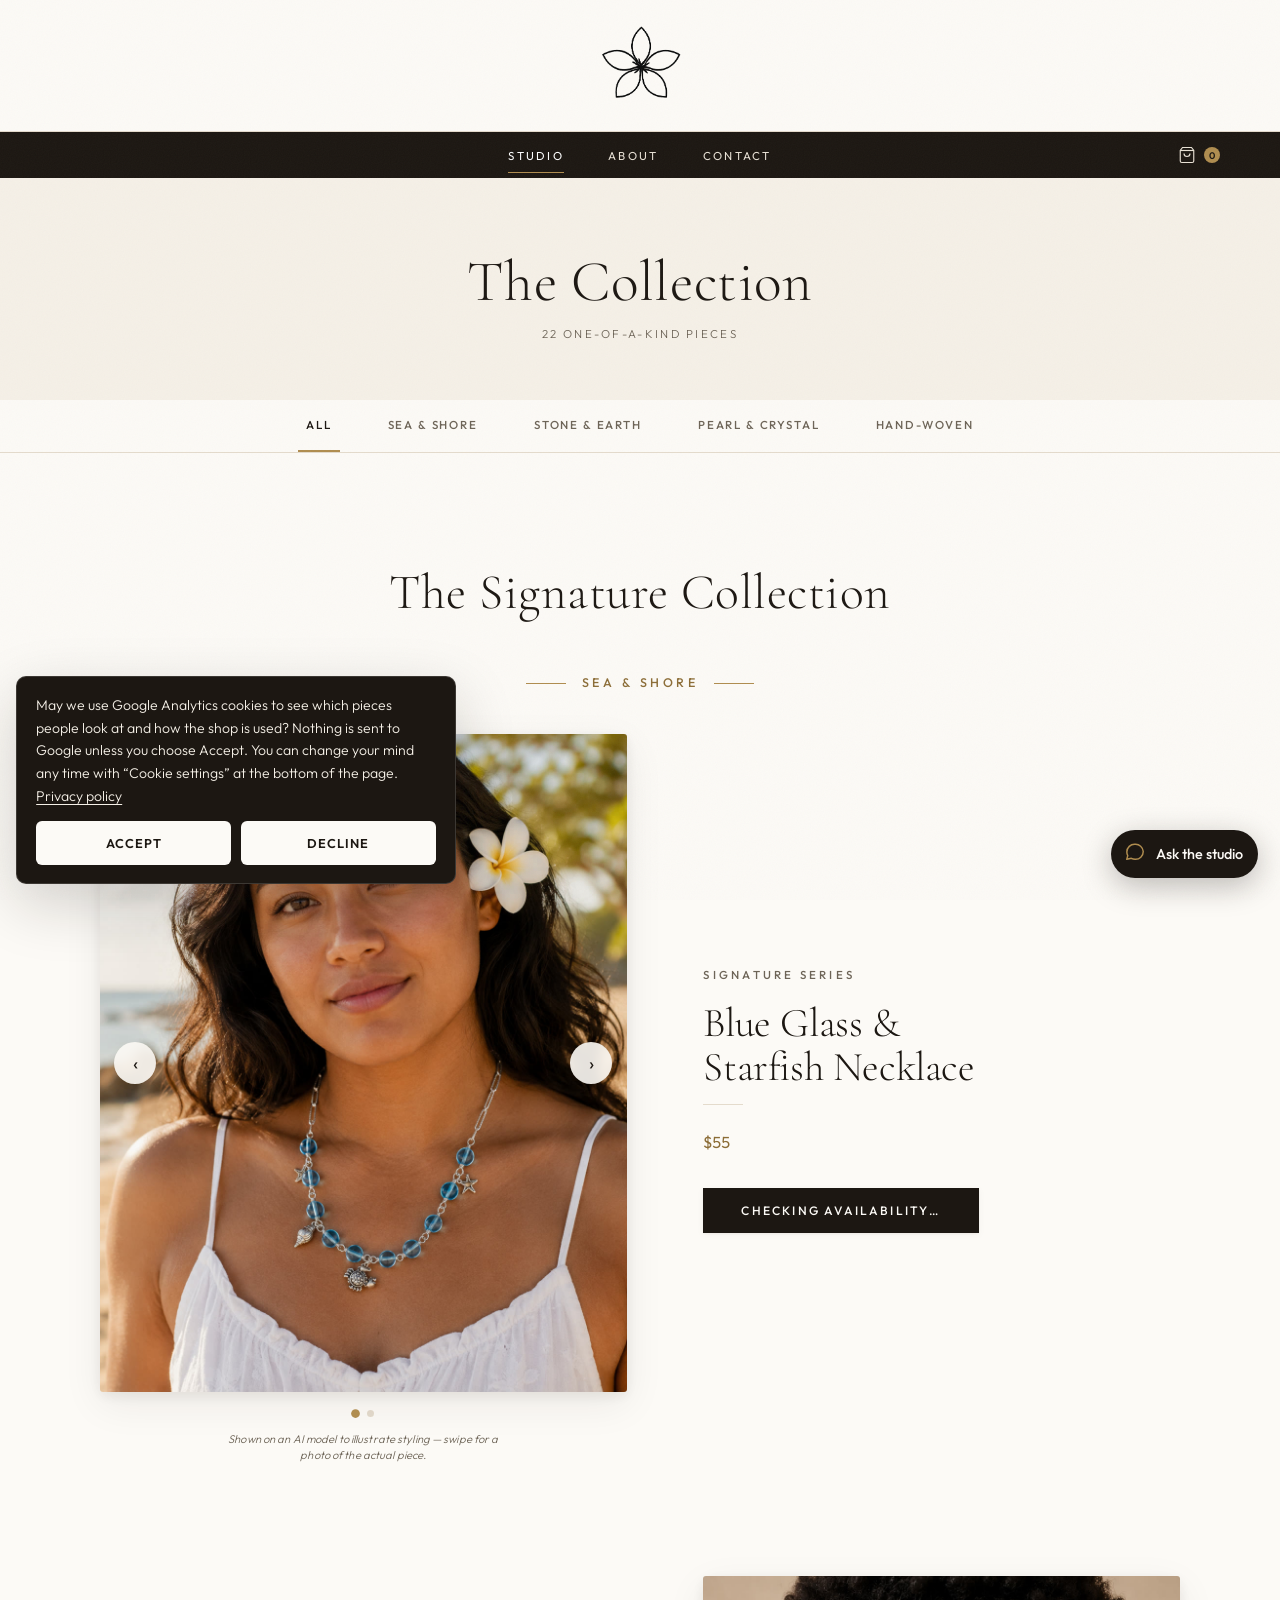
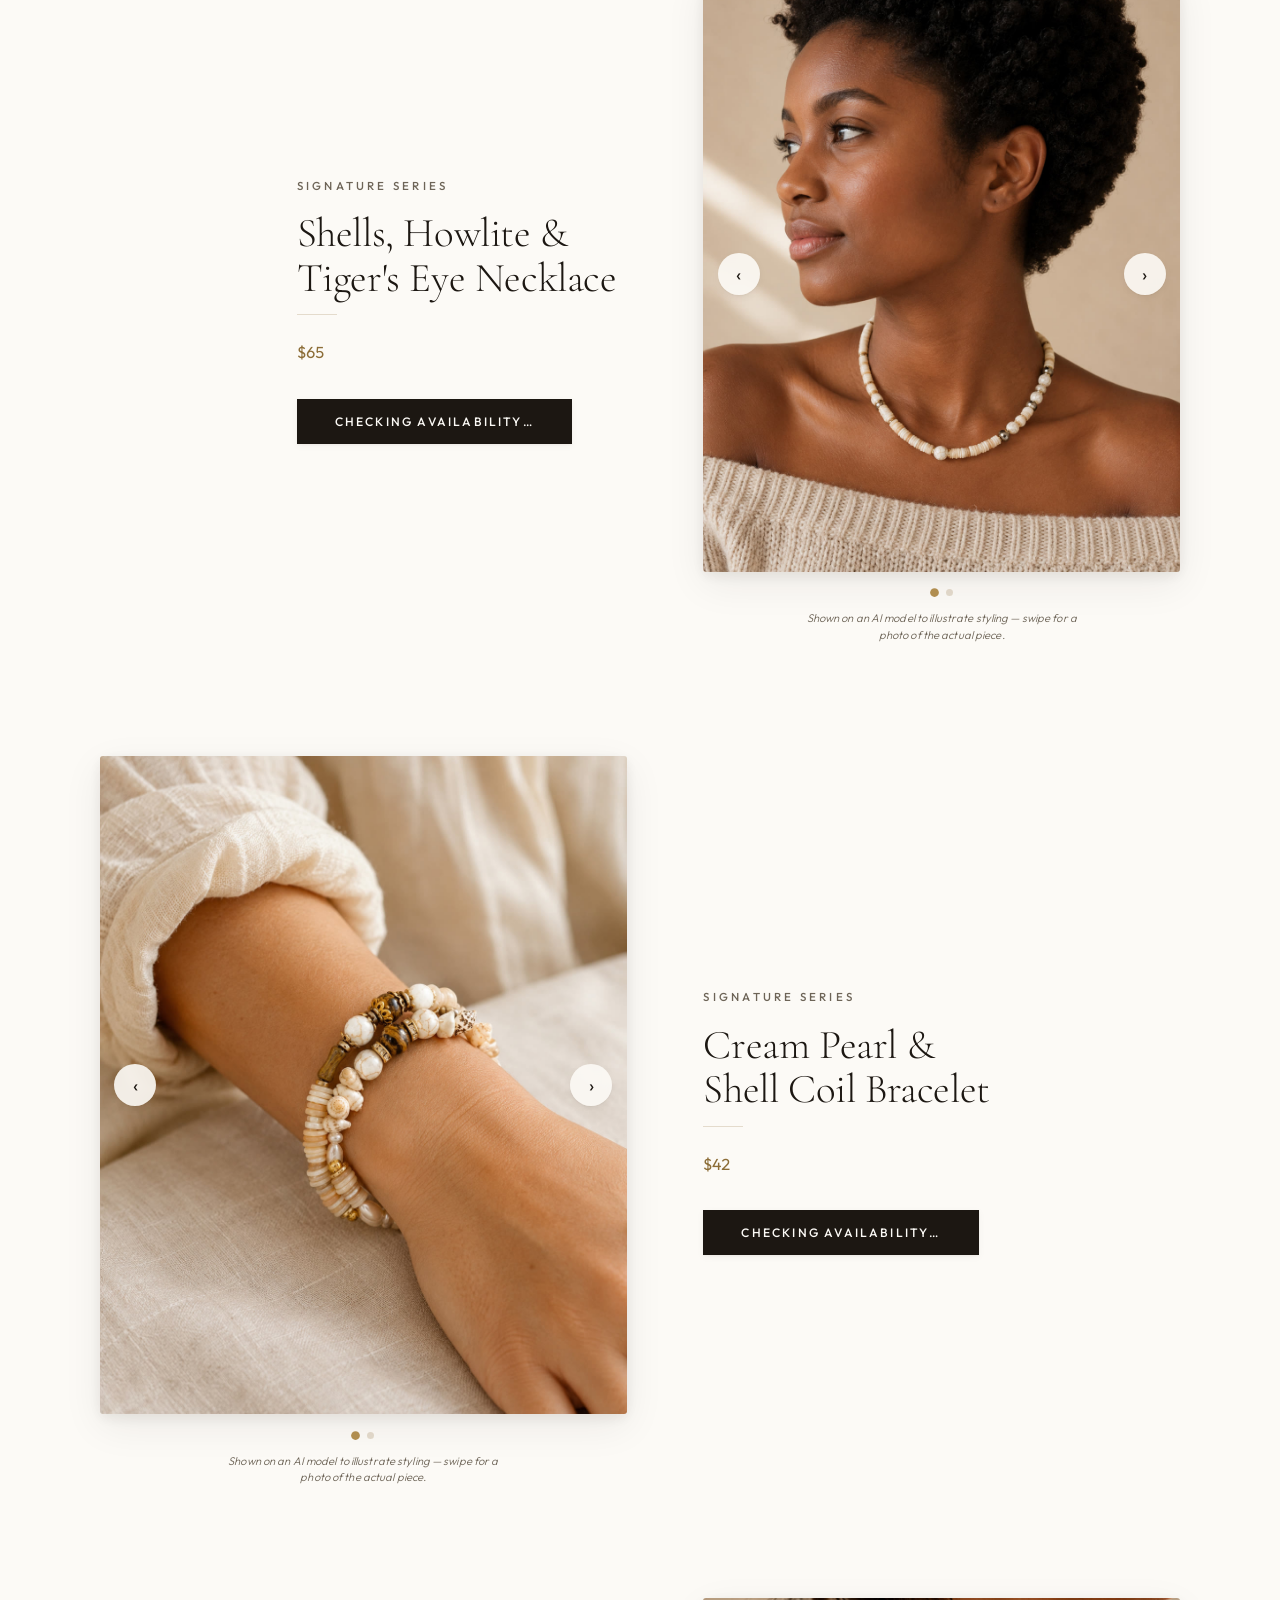
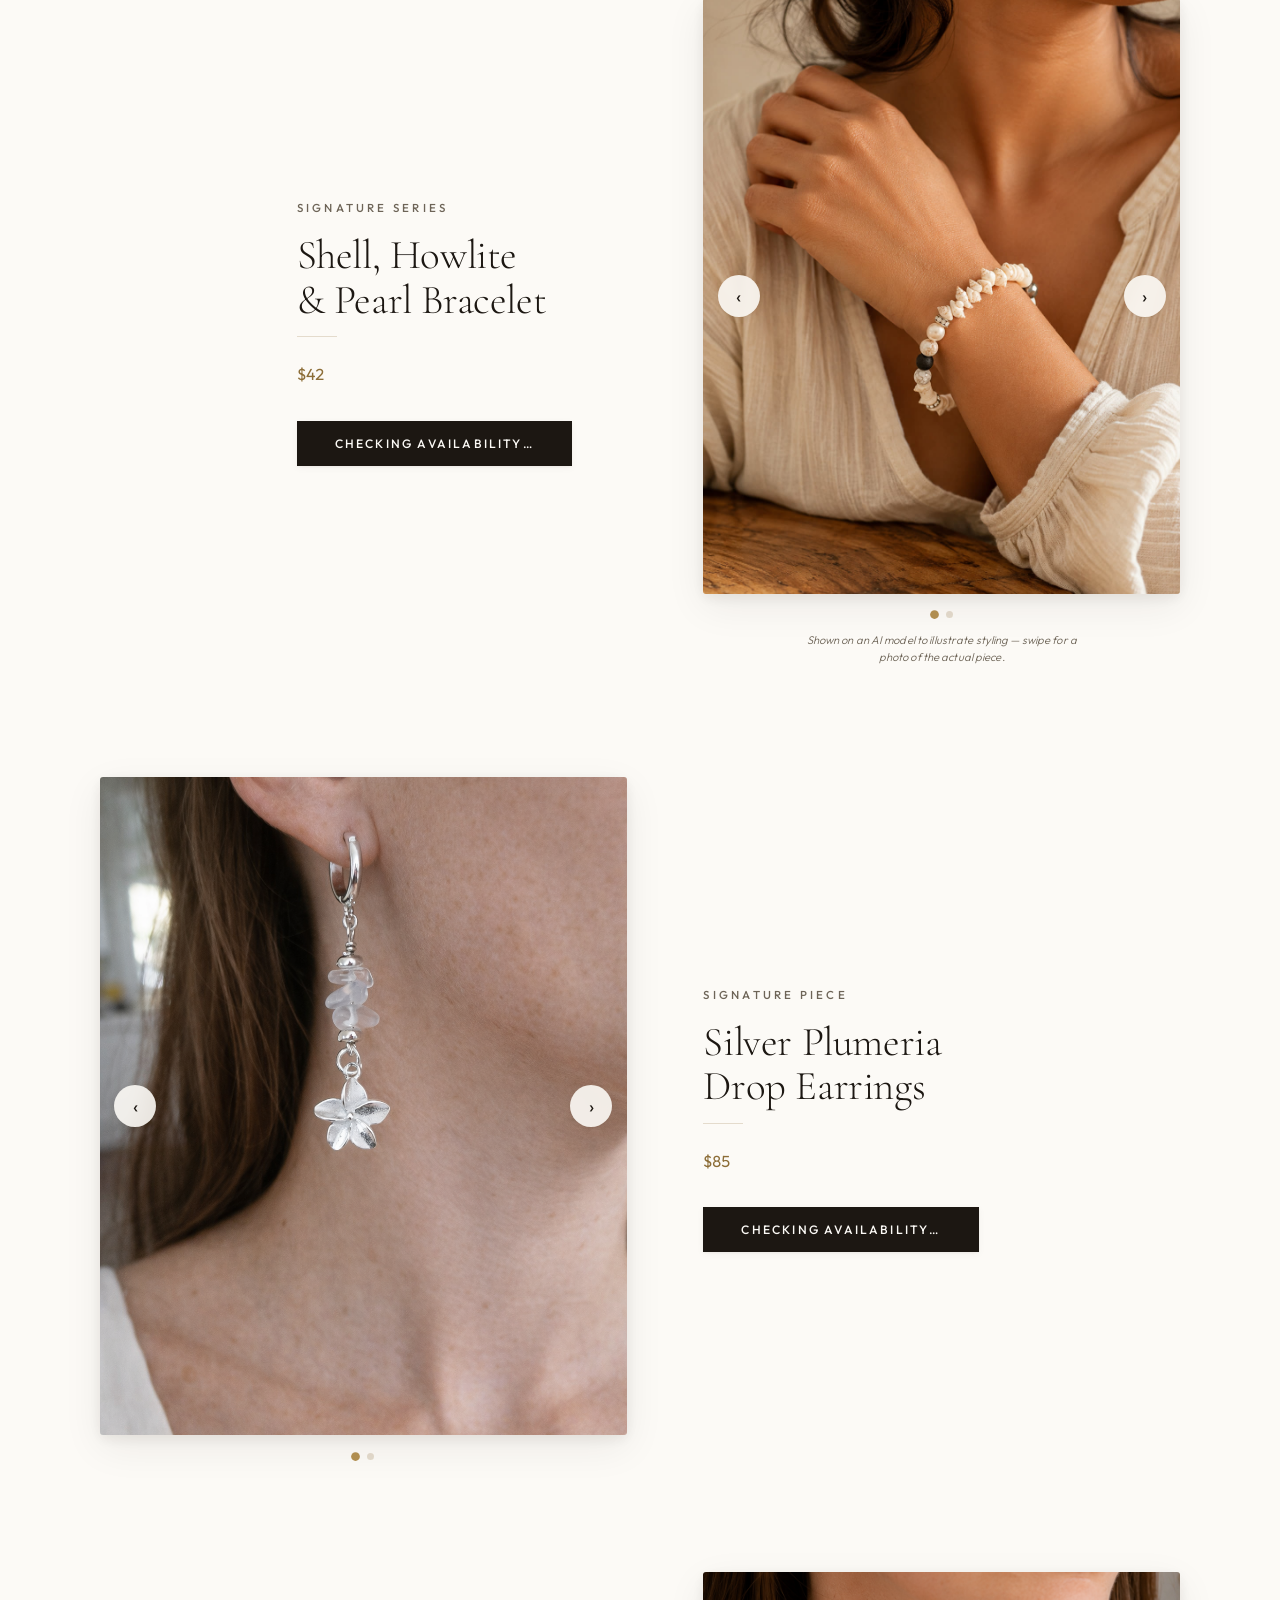
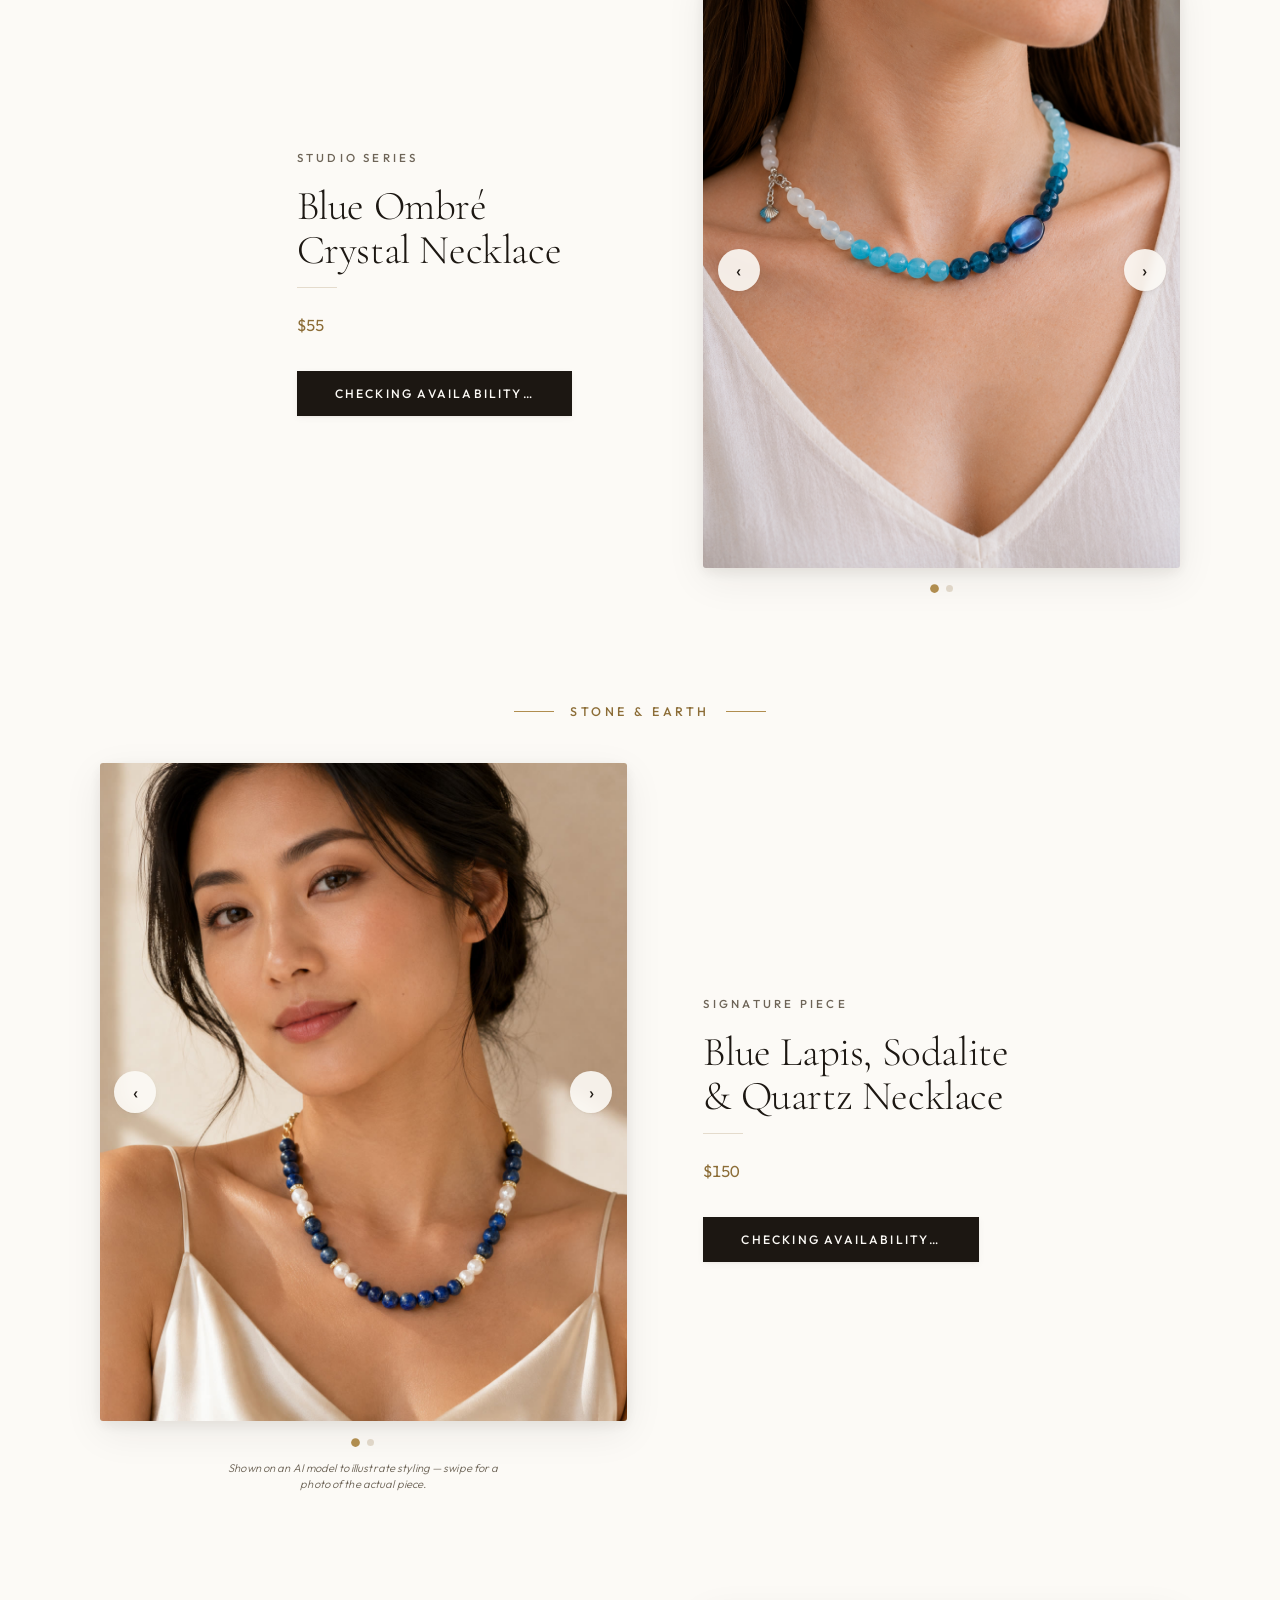
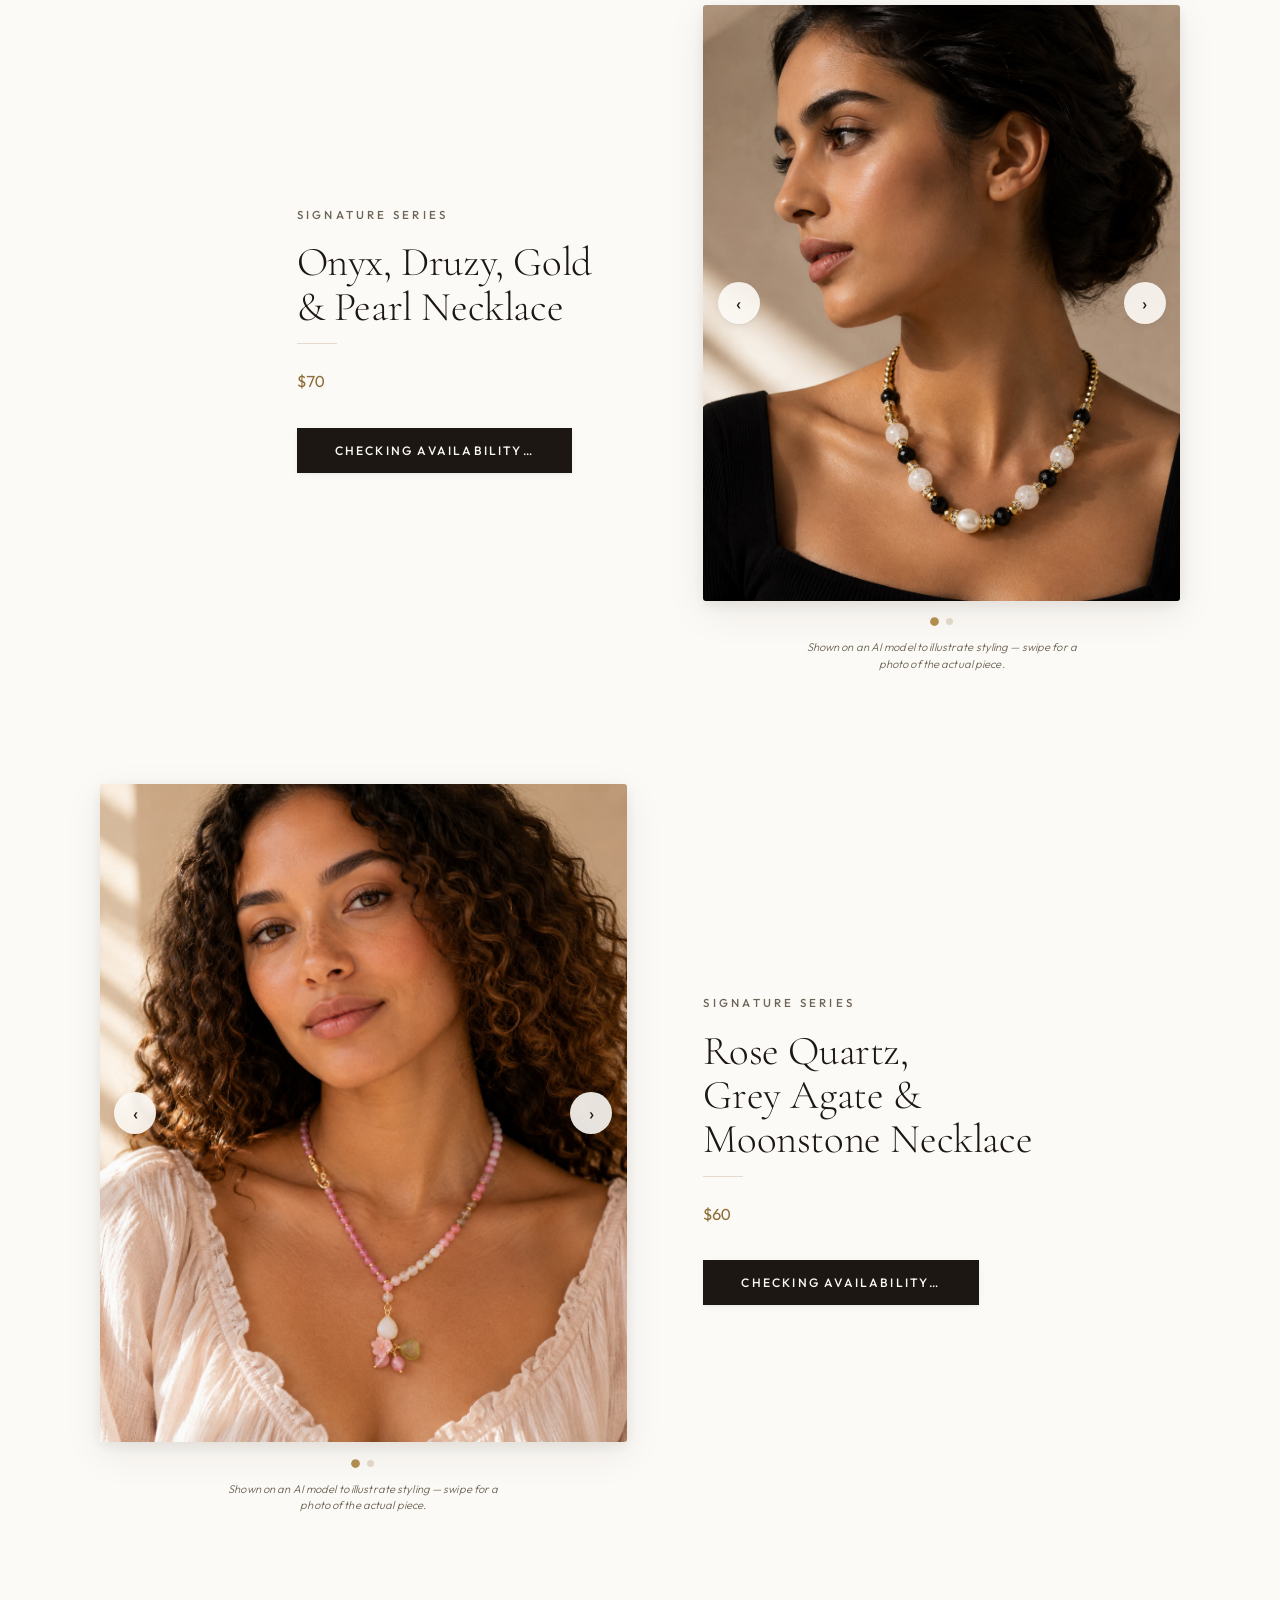
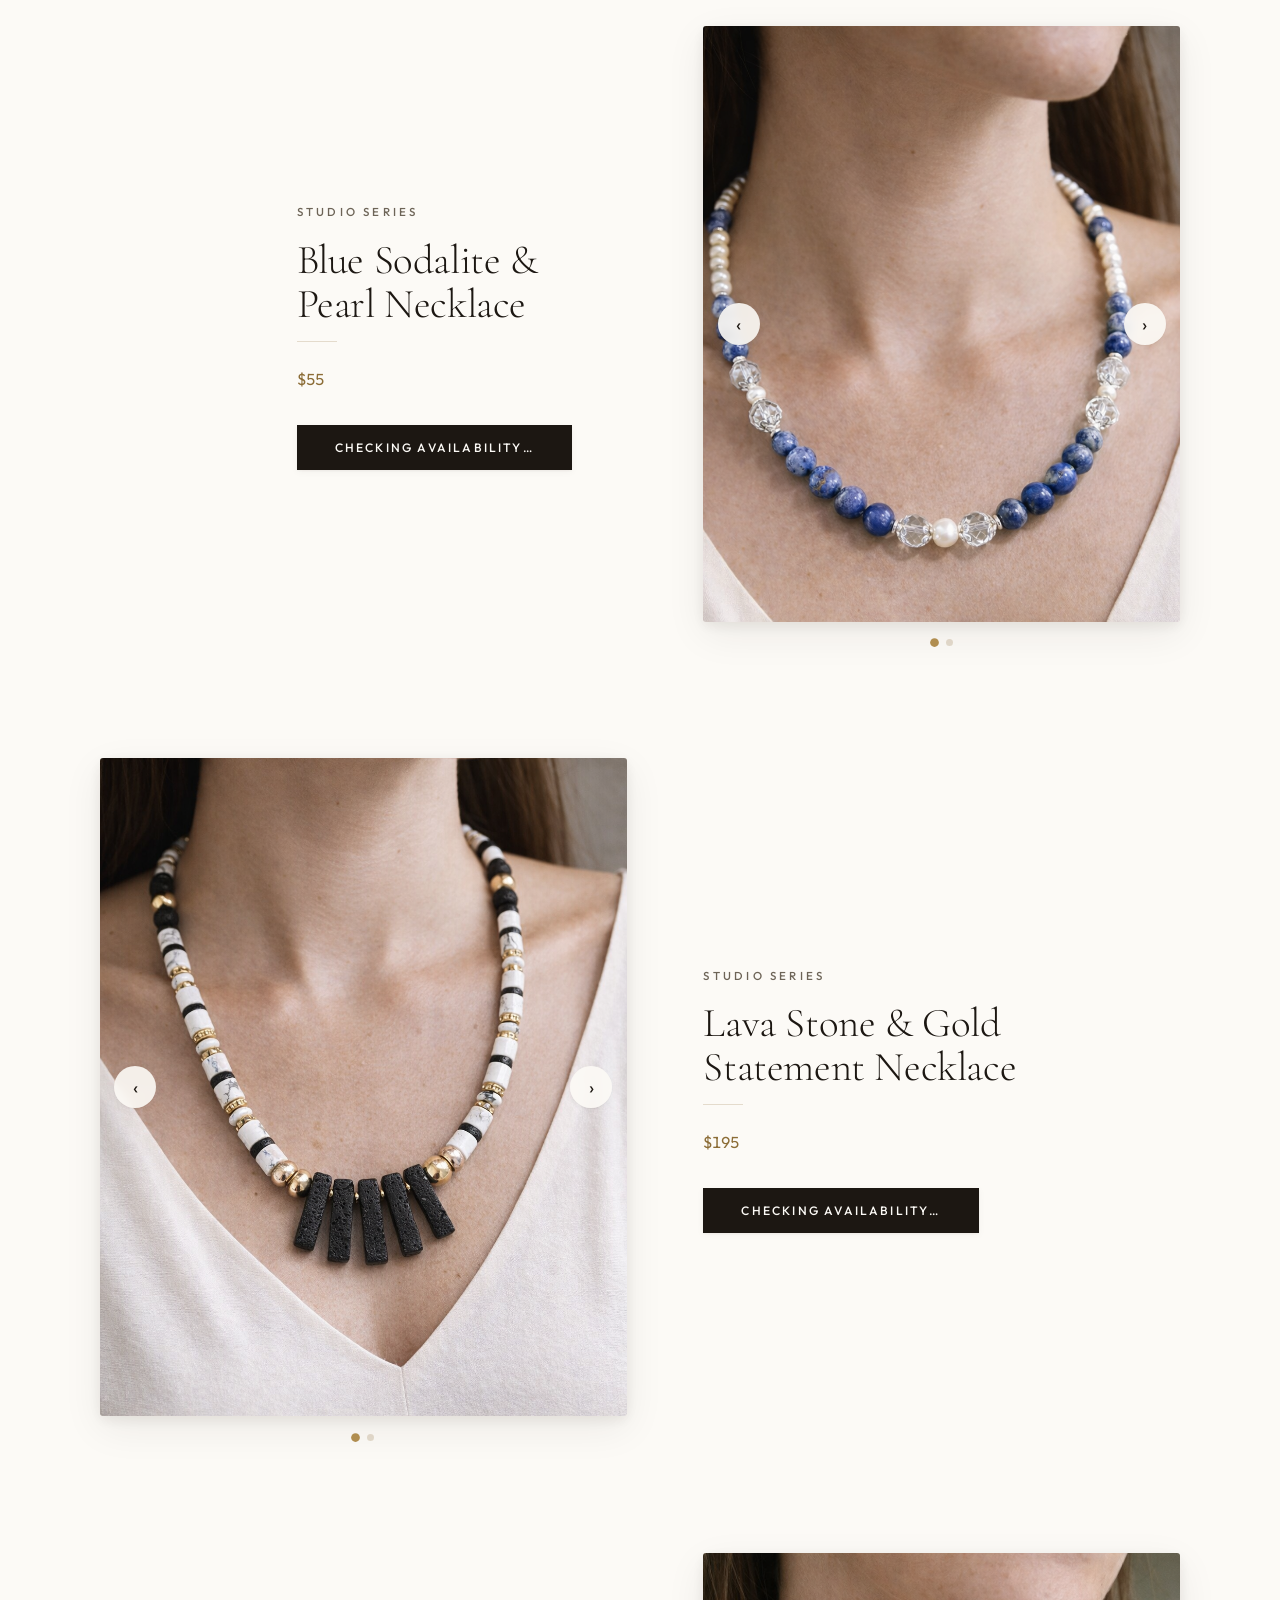
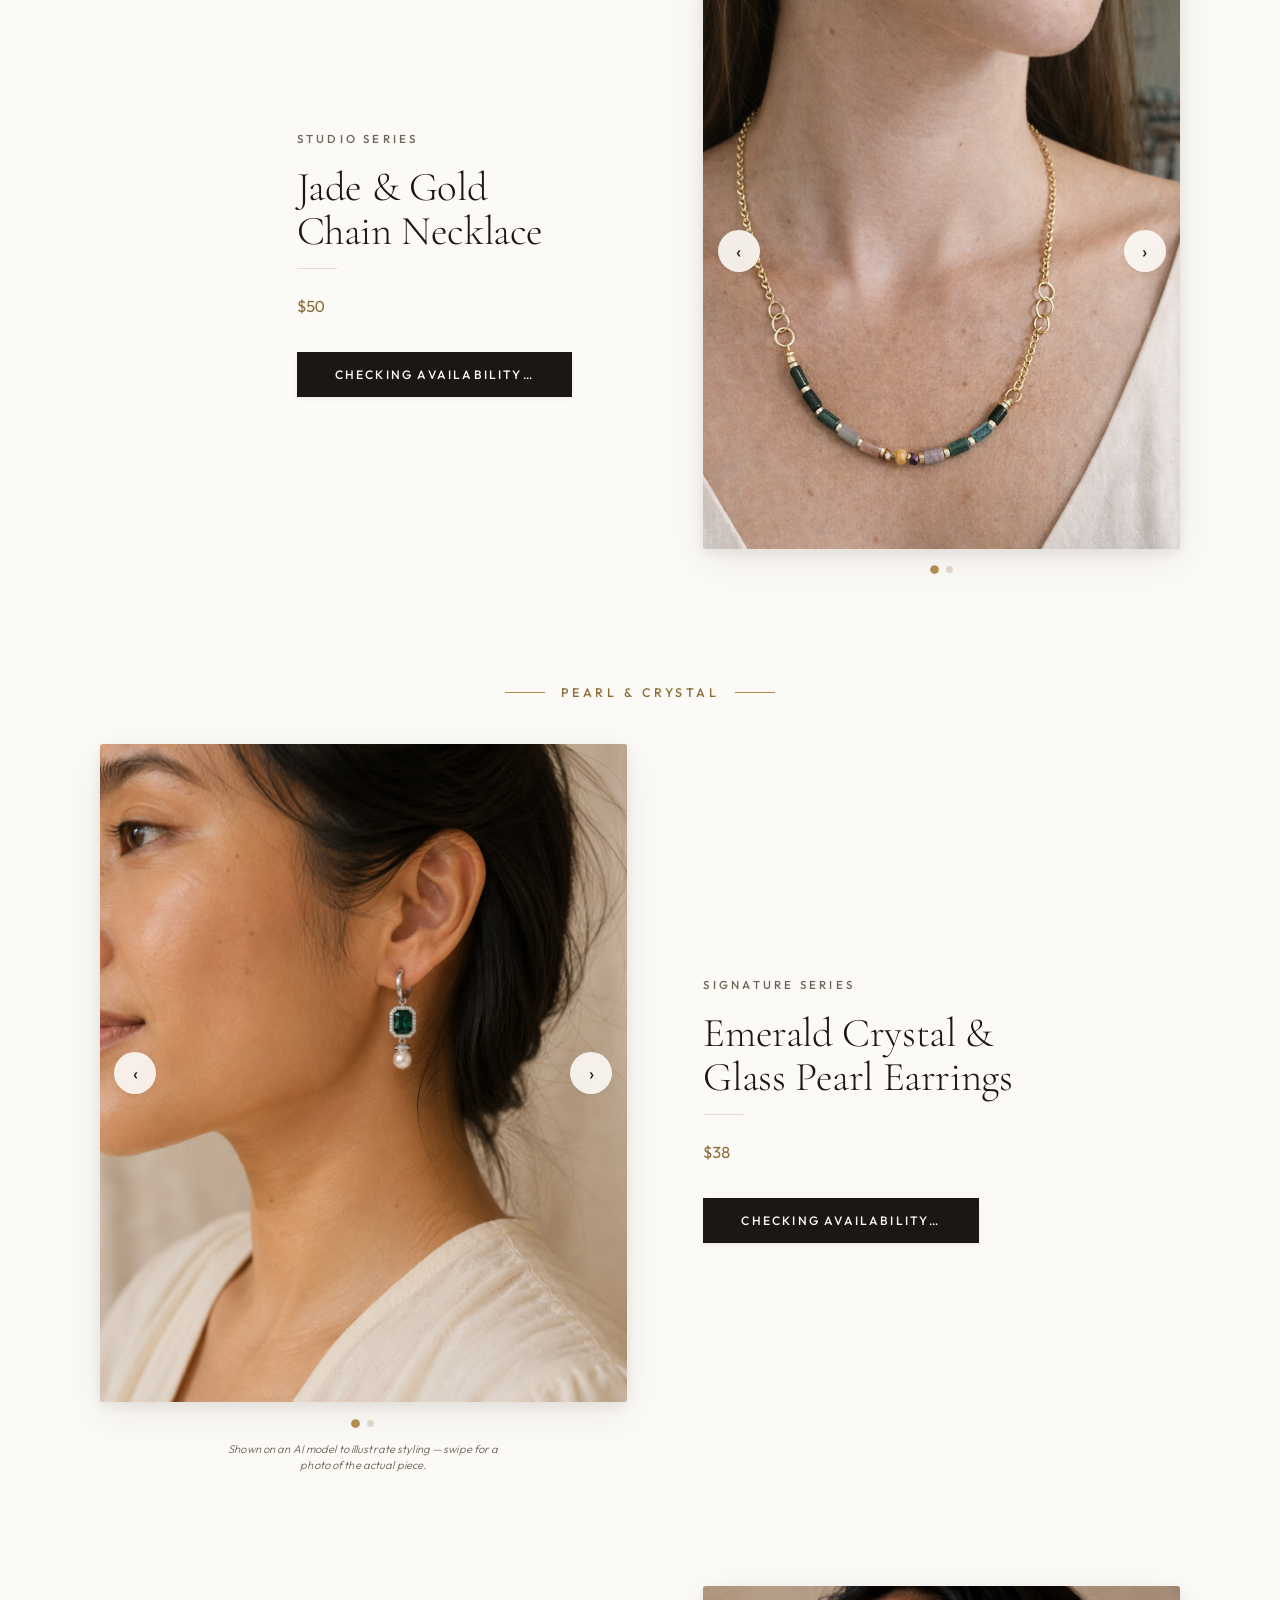
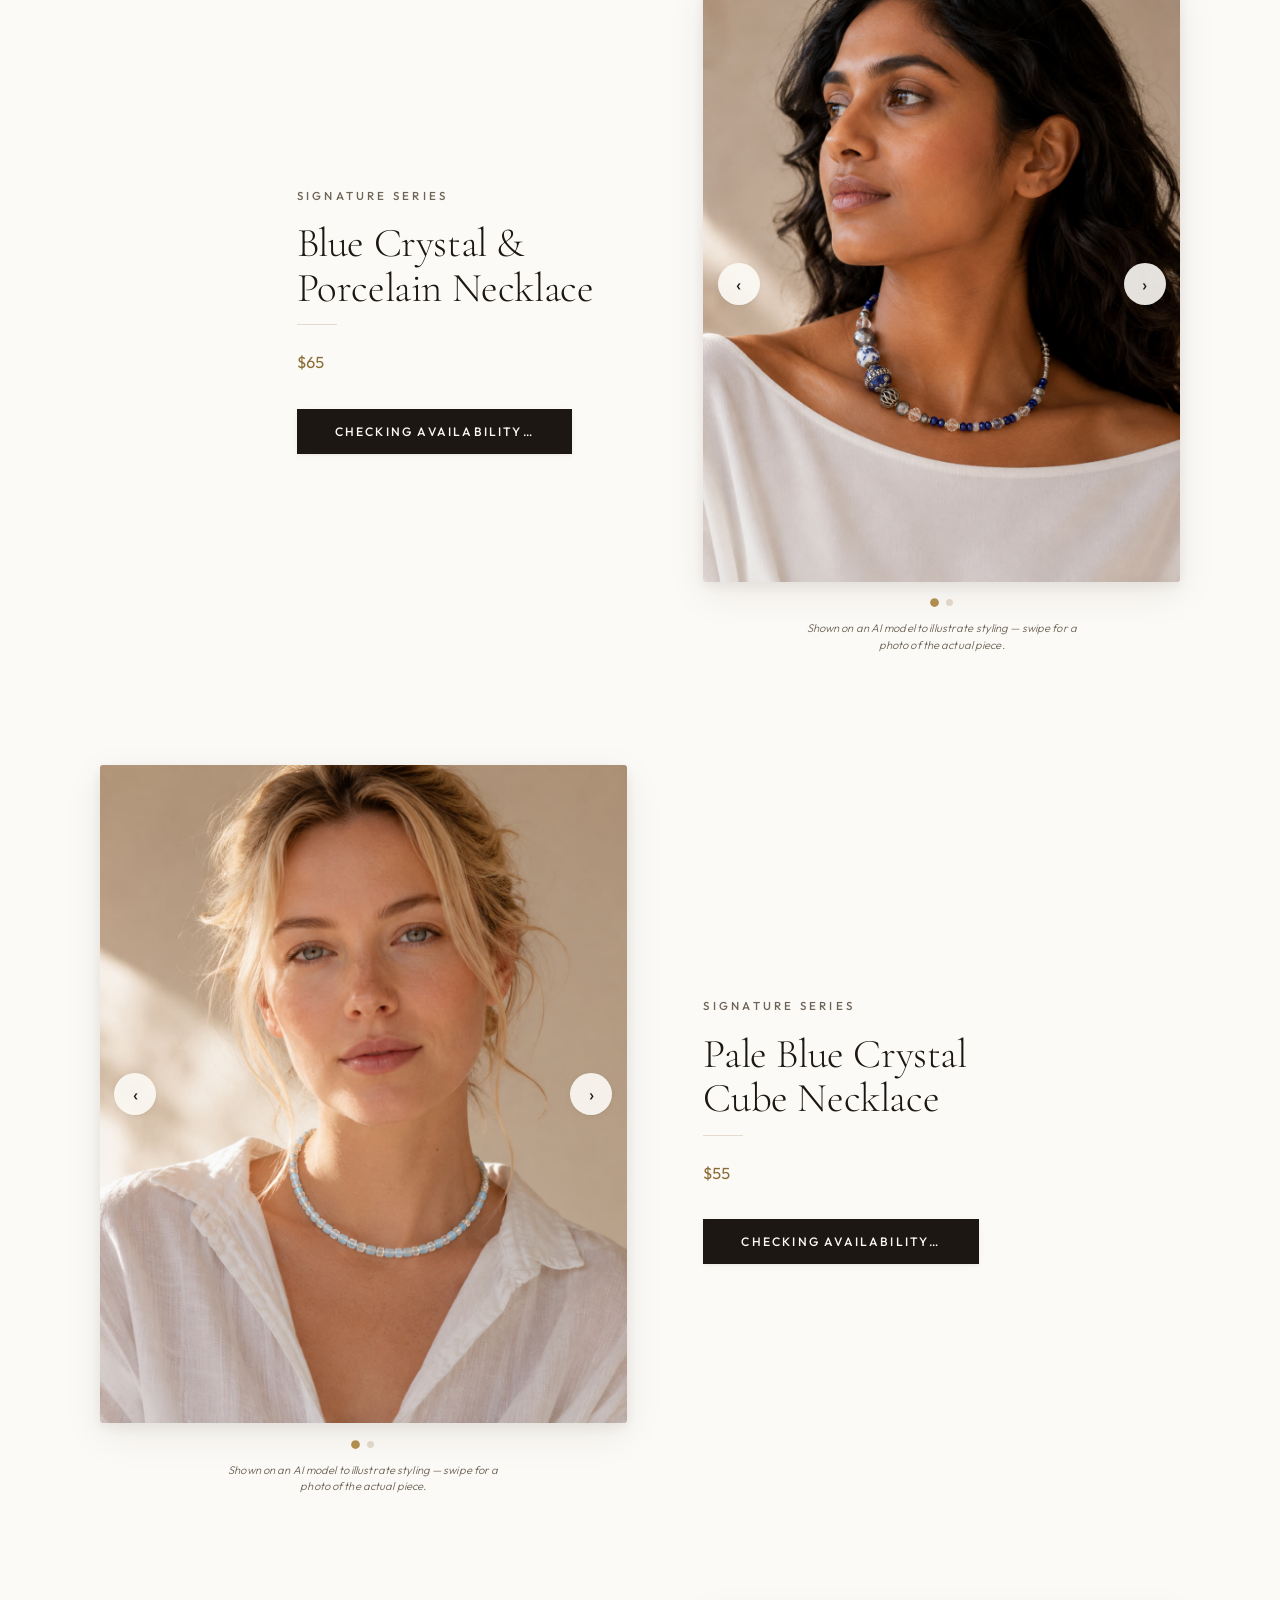
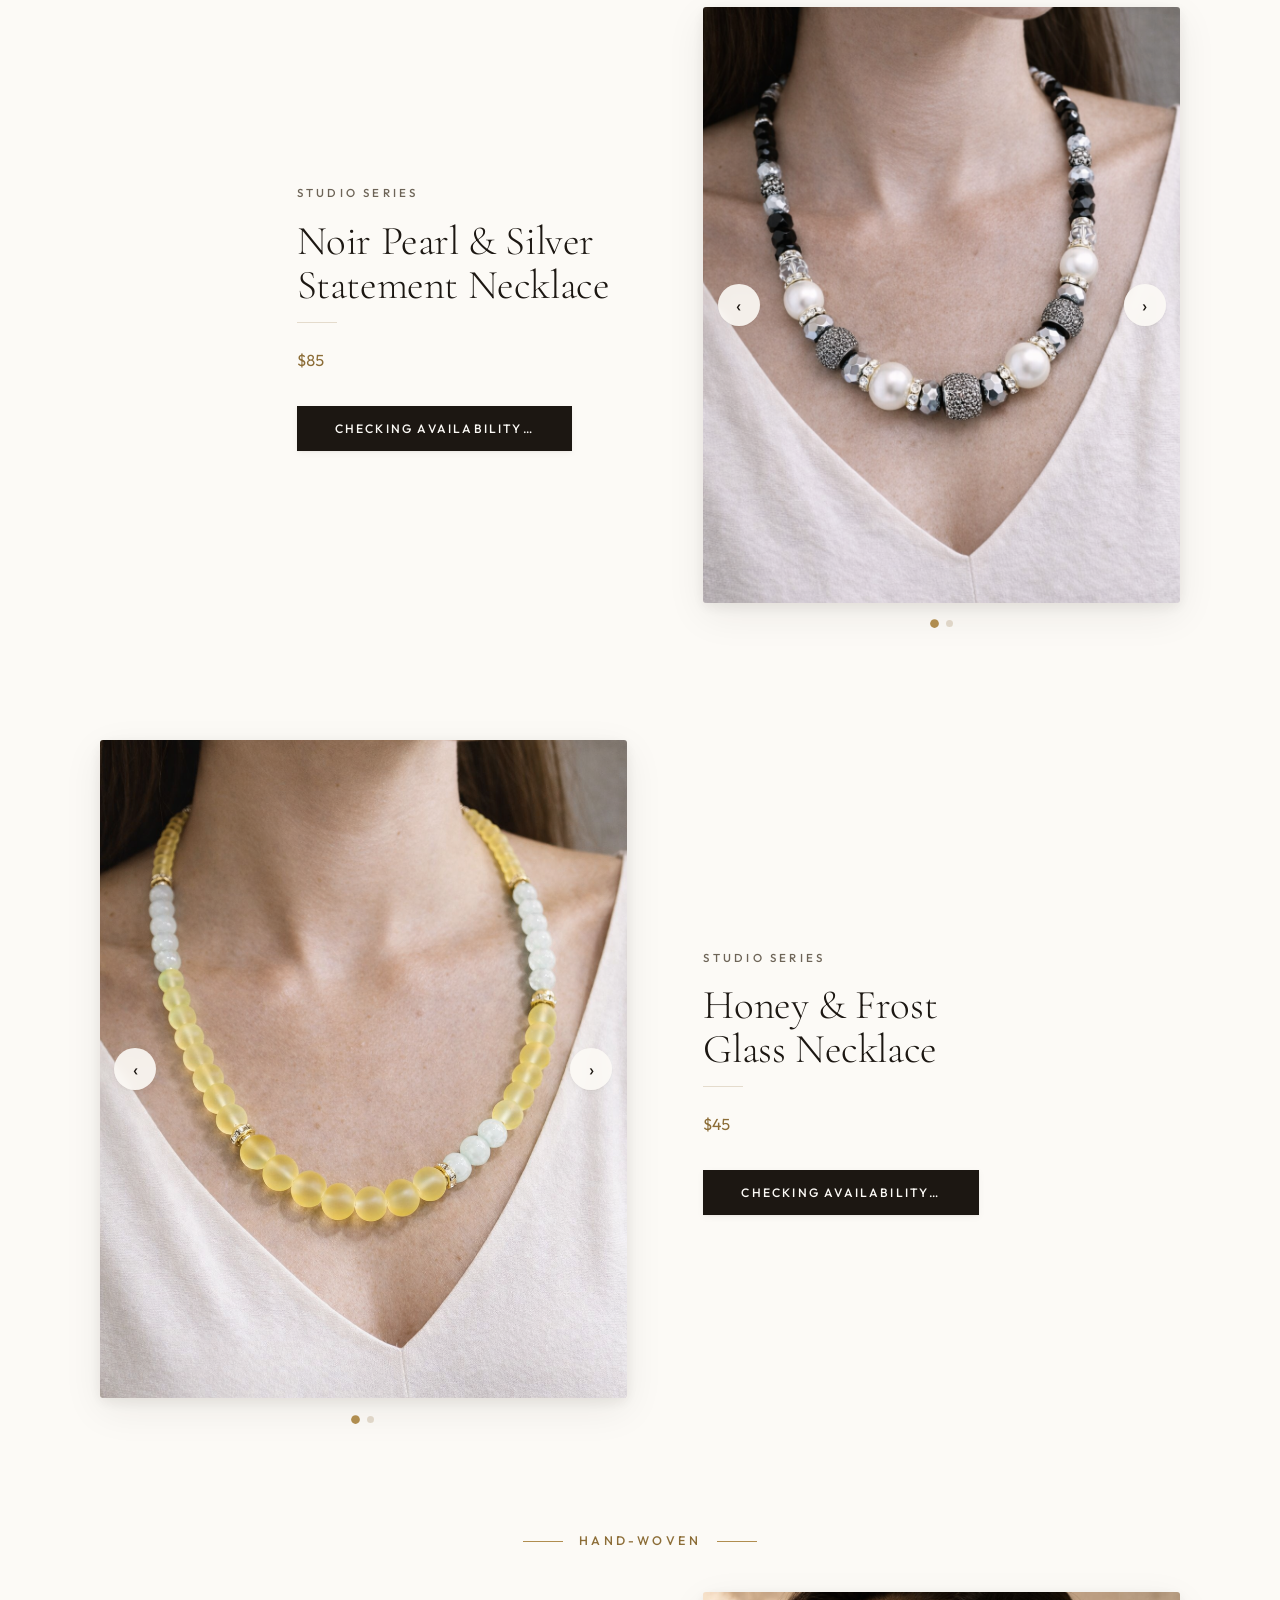
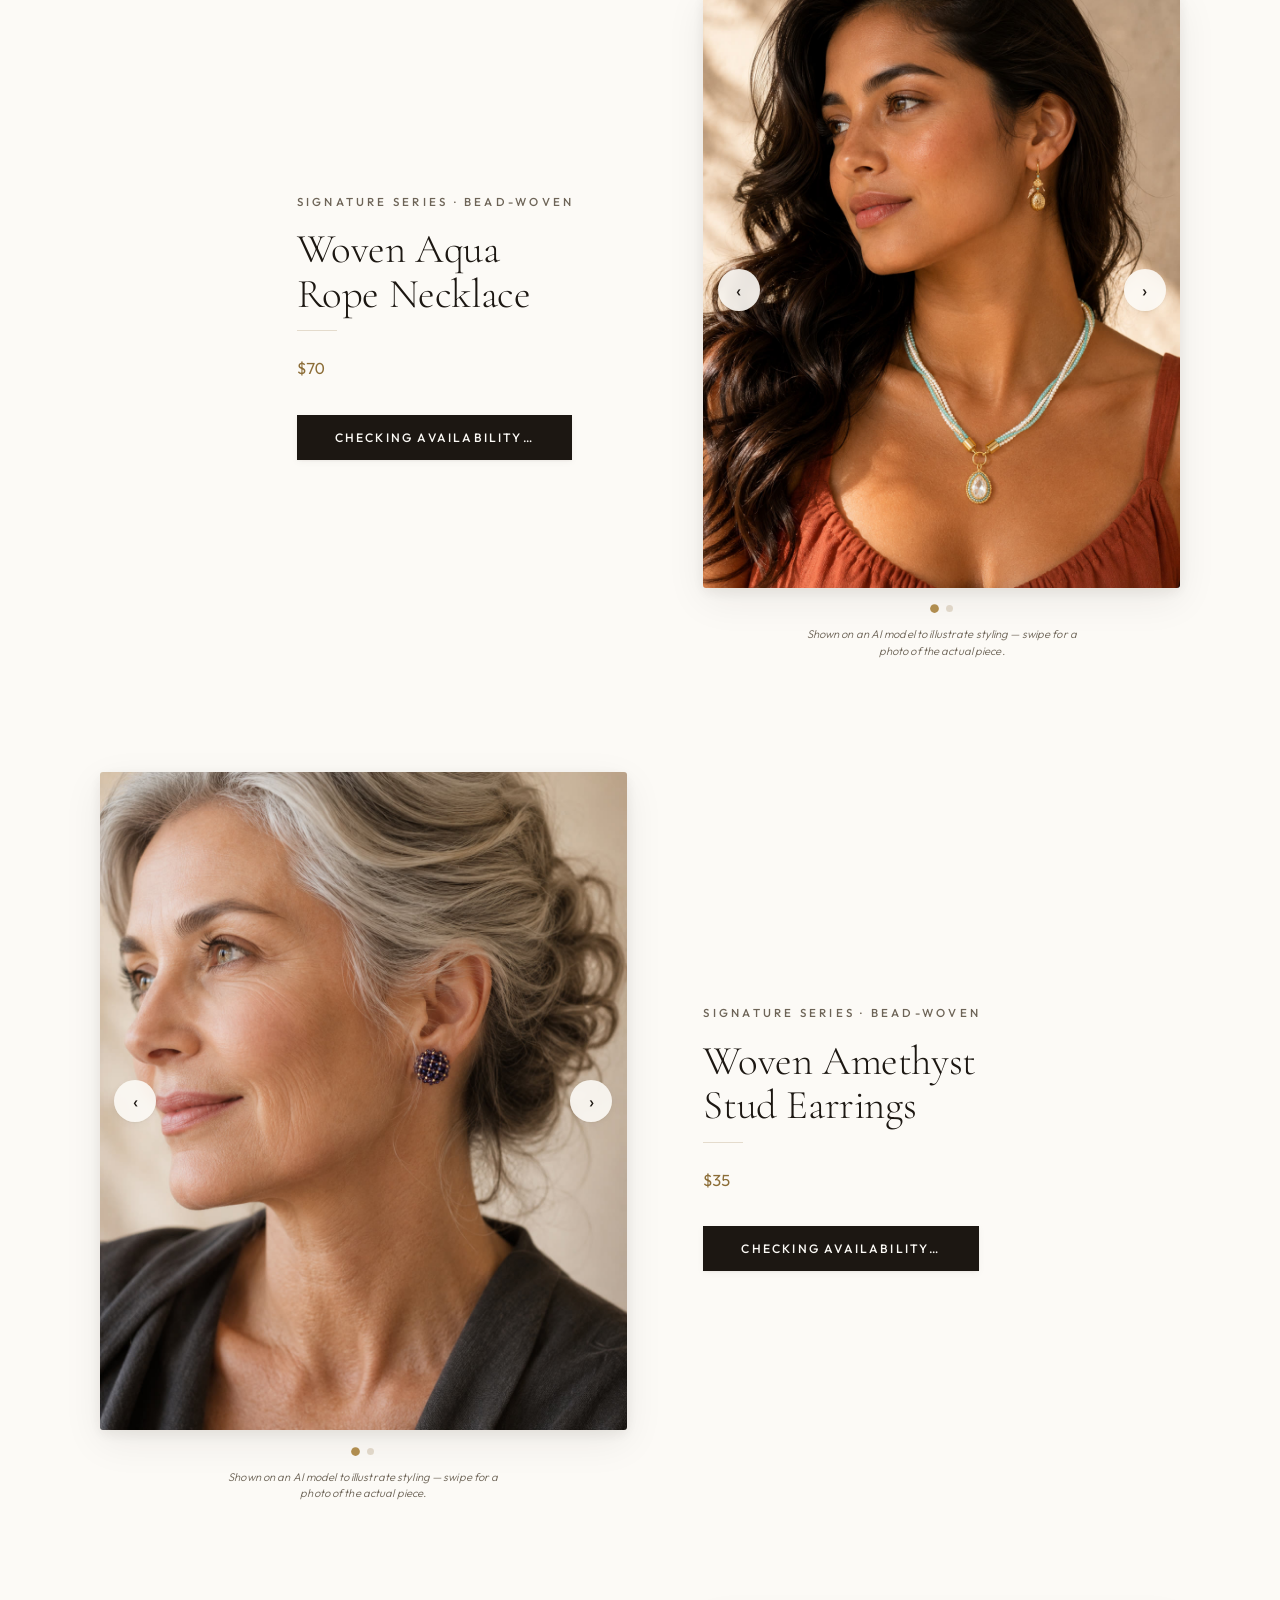
<file: docs/shop.html>
<!DOCTYPE html>
<html lang="en">
<head>
  <meta charset="UTF-8">
  <meta name="viewport" content="width=device-width, initial-scale=1.0">
  <!-- Google Analytics loads only after the visitor accepts (js/consent.js) -->
  <script src="js/consent.js"></script>
  <title>The Collection — Blue Plumeria</title>
  <meta name="description" content="Browse the Blue Plumeria Studio Series — limited small-batch earrings, necklaces, and bracelets. Each piece handcrafted with natural stones, crystals, and copper.">

  <!-- Favicon -->
  <link rel="icon" type="image/svg+xml" href="favicon.svg">

  <!-- Social sharing -->
  <meta property="og:type" content="website">
  <meta property="og:title" content="The Collection — Blue Plumeria">
  <meta property="og:description" content="Twenty one-of-a-kind pieces, handcrafted in natural stones, crystals, and copper.">
  <meta property="og:image" content="images/silver_black_1.png">
  <meta name="twitter:card" content="summary_large_image">
  <meta name="twitter:title" content="The Collection — Blue Plumeria">
  <meta name="twitter:description" content="Twenty one-of-a-kind pieces, handcrafted in natural stones, crystals, and copper.">

  <link rel="preconnect" href="https://fonts.googleapis.com">
  <link rel="preconnect" href="https://fonts.gstatic.com" crossorigin>
  <link rel="stylesheet" href="css/style.css">
  <link rel="preconnect" href="https://cdn.snipcart.com">
  <noscript><style>.reveal{opacity:1 !important;transform:none !important}</style></noscript>
  <style>
    /* Sold-out state (one-of-a-kind pieces marked sold in the database) */
    .showcase-set.sold .showcase-media{ position:relative; }
    .showcase-set.sold .showcase-media img{ filter:grayscale(.4); opacity:.78; }
    .showcase-set.sold .showcase-media::after{ content:"Sold"; position:absolute; top:12px; left:12px; z-index:3;
      background:#1c1712; color:#fff; font-size:.68rem; letter-spacing:.16em; text-transform:uppercase; padding:6px 13px; border-radius:999px; }
    .showcase-set.sold .showcase-price{ text-decoration:line-through; opacity:.55; }
    .showcase-set.sold .btn-primary{ background:#cfc6b6; color:#6b6355; cursor:not-allowed; pointer-events:none; box-shadow:none; }
  </style>
</head>
<body>

  <a href="#main-content" class="skip-link">Skip to content</a>

  <!-- ── Header ── -->
  <header class="site-header">
    <a href="index.html">
      <img src="images/logo.png" alt="Blue Plumeria" class="logo">
    </a>
  </header>

  <!-- ── Navigation ── -->
  <nav class="site-nav">
    <div class="container">
      <button class="hamburger" aria-label="Menu" aria-expanded="false">
        <span></span><span></span><span></span>
      </button>
      <ul class="nav-links">
        <li><a href="shop.html" class="active">Studio</a></li>
        <li><a href="about.html">About</a></li>
        <li><a href="contact.html">Contact</a></li>
      </ul>
      <button class="nav-cart snipcart-checkout" aria-label="Cart">
        <svg viewBox="0 0 24 24"><path d="M6 2L3 6v14a2 2 0 002 2h14a2 2 0 002-2V6l-3-4z"/><line x1="3" y1="6" x2="21" y2="6"/><path d="M16 10a4 4 0 01-8 0"/></svg>
        <span class="cart-count snipcart-items-count">0</span>
      </button>
    </div>
  </nav>

  <main id="main-content">

  <!-- ── Shop Header ── -->
  <section class="shop-header">
    <h1>The Collection</h1>
    <p class="product-count"><span id="product-count">22</span> one-of-a-kind pieces</p>
  </section>

  <!-- ── Collection Filter ── -->
  <div class="filter-bar">
    <div class="container">
      <button class="filter-tab active" data-filter="all">All</button>
      <button class="filter-tab" data-filter="sea-shore">Sea &amp; Shore</button>
      <button class="filter-tab" data-filter="stone-earth">Stone &amp; Earth</button>
      <button class="filter-tab" data-filter="pearl-crystal">Pearl &amp; Crystal</button>
      <button class="filter-tab" data-filter="hand-woven">Hand-Woven</button>
    </div>
  </div>

  <!-- ══════════════════════════════════════════════════════════════════
       COLLECTION GRID — the cards between the BEGIN/END markers below are
       GENERATED. Do NOT edit them by hand.

       PRICE / NAME / LABEL / AVAILABILITY → edit in the Owner Dashboard
       (admin.html). It saves to Supabase and the "Publish store" GitHub
       Action regenerates these cards automatically within a few minutes.

       PHOTOS / COLLECTION / ORDER / ADDING or REMOVING a piece → edit
       catalog/products.json, then run:  python catalog/gen-shop.py
       and  python catalog/gen-seed.py   (see catalog/README.md).

       The filter tabs above show/hide by each card's data-collection value.
       "Sold" state is applied at runtime from Supabase by the script at the
       bottom of this page.
       ══════════════════════════════════════════════════════════════════ -->
  <section class="showcase-section section-padding">
    <div class="container">

      <!-- BEGIN generated cards — do not edit by hand. Regenerate: python catalog/gen-shop.py -->

      <!-- Blue Lapis, Sodalite & Quartz Necklace (BP-N-004) -->
      <div class="showcase-set reveal" data-collection="stone-earth">
        <div class="showcase-media">
          <div class="showcase-slider" data-slider>
            <img src="images/featured/bp-n-004-worn.jpg" alt="Blue Lapis, Sodalite &amp; Quartz Necklace — worn" class="active" loading="lazy">
            <img src="images/featured/bp-n-004-detail.jpg" alt="Blue Lapis, Sodalite &amp; Quartz Necklace — detail" loading="lazy">
            <button class="slider-btn prev" aria-label="Previous">&lsaquo;</button>
            <button class="slider-btn next" aria-label="Next">&rsaquo;</button>
          </div>
          <div class="slider-dots">
            <button class="slider-dot active" aria-label="Slide 1"></button>
            <button class="slider-dot" aria-label="Slide 2"></button>
          </div>
          <p class="ai-note">Shown on an AI model to illustrate styling &mdash; swipe for a photo of the actual piece.</p>
        </div>
        <div class="showcase-info">
          <span class="showcase-label">Signature Piece</span>
          <h3 class="showcase-name">Blue Lapis, Sodalite &amp; Quartz Necklace</h3>
          <p class="showcase-price">$150</p>
          <div class="showcase-cta">
            <button class="snipcart-add-item btn btn-primary" data-item-max-quantity="1"
              data-item-id="BP-N-004" data-item-name="Blue Lapis, Sodalite &amp; Quartz Necklace"
              data-item-price="150.00" data-item-url="/shop.html"
              data-item-image="images/featured/bp-n-004-detail.jpg">Add to Cart</button>
          </div>
        </div>
      </div>

      <!-- Emerald Crystal & Glass Pearl Earrings (BP-E-011) -->
      <div class="showcase-set reveal" data-collection="pearl-crystal">
        <div class="showcase-media">
          <div class="showcase-slider" data-slider>
            <img src="images/featured/bp-e-011-worn.jpg" alt="Emerald Crystal &amp; Glass Pearl Earrings — worn" class="active" loading="lazy">
            <img src="images/featured/bp-e-011-detail.jpg" alt="Emerald Crystal &amp; Glass Pearl Earrings — detail" loading="lazy">
            <button class="slider-btn prev" aria-label="Previous">&lsaquo;</button>
            <button class="slider-btn next" aria-label="Next">&rsaquo;</button>
          </div>
          <div class="slider-dots">
            <button class="slider-dot active" aria-label="Slide 1"></button>
            <button class="slider-dot" aria-label="Slide 2"></button>
          </div>
          <p class="ai-note">Shown on an AI model to illustrate styling &mdash; swipe for a photo of the actual piece.</p>
        </div>
        <div class="showcase-info">
          <span class="showcase-label">Signature Series</span>
          <h3 class="showcase-name">Emerald Crystal &amp; Glass Pearl Earrings</h3>
          <p class="showcase-price">$38</p>
          <div class="showcase-cta">
            <button class="snipcart-add-item btn btn-primary" data-item-max-quantity="1"
              data-item-id="BP-E-011" data-item-name="Emerald Crystal &amp; Glass Pearl Earrings"
              data-item-price="38.00" data-item-url="/shop.html"
              data-item-image="images/featured/bp-e-011-detail.jpg">Add to Cart</button>
          </div>
        </div>
      </div>

      <!-- Blue Glass & Starfish Necklace (BP-N-030) -->
      <div class="showcase-set reveal" data-collection="sea-shore">
        <div class="showcase-media">
          <div class="showcase-slider" data-slider>
            <img src="images/featured/bp-n-030-worn.jpg" alt="Blue Glass &amp; Starfish Necklace — worn" class="active" loading="lazy">
            <img src="images/featured/bp-n-030-detail.jpg" alt="Blue Glass &amp; Starfish Necklace — detail" loading="lazy">
            <button class="slider-btn prev" aria-label="Previous">&lsaquo;</button>
            <button class="slider-btn next" aria-label="Next">&rsaquo;</button>
          </div>
          <div class="slider-dots">
            <button class="slider-dot active" aria-label="Slide 1"></button>
            <button class="slider-dot" aria-label="Slide 2"></button>
          </div>
          <p class="ai-note">Shown on an AI model to illustrate styling &mdash; swipe for a photo of the actual piece.</p>
        </div>
        <div class="showcase-info">
          <span class="showcase-label">Signature Series</span>
          <h3 class="showcase-name">Blue Glass &amp; Starfish Necklace</h3>
          <p class="showcase-price">$55</p>
          <div class="showcase-cta">
            <button class="snipcart-add-item btn btn-primary" data-item-max-quantity="1"
              data-item-id="BP-N-030" data-item-name="Blue Glass &amp; Starfish Necklace"
              data-item-price="55.00" data-item-url="/shop.html"
              data-item-image="images/featured/bp-n-030-detail.jpg">Add to Cart</button>
          </div>
        </div>
      </div>

      <!-- Onyx, Druzy, Gold & Pearl Necklace (BP-N-042) -->
      <div class="showcase-set reveal" data-collection="stone-earth">
        <div class="showcase-media">
          <div class="showcase-slider" data-slider>
            <img src="images/featured/bp-n-042-worn.jpg" alt="Onyx, Druzy, Gold &amp; Pearl Necklace — worn" class="active" loading="lazy">
            <img src="images/featured/bp-n-042-detail.jpg" alt="Onyx, Druzy, Gold &amp; Pearl Necklace — detail" loading="lazy">
            <button class="slider-btn prev" aria-label="Previous">&lsaquo;</button>
            <button class="slider-btn next" aria-label="Next">&rsaquo;</button>
          </div>
          <div class="slider-dots">
            <button class="slider-dot active" aria-label="Slide 1"></button>
            <button class="slider-dot" aria-label="Slide 2"></button>
          </div>
          <p class="ai-note">Shown on an AI model to illustrate styling &mdash; swipe for a photo of the actual piece.</p>
        </div>
        <div class="showcase-info">
          <span class="showcase-label">Signature Series</span>
          <h3 class="showcase-name">Onyx, Druzy, Gold &amp; Pearl Necklace</h3>
          <p class="showcase-price">$70</p>
          <div class="showcase-cta">
            <button class="snipcart-add-item btn btn-primary" data-item-max-quantity="1"
              data-item-id="BP-N-042" data-item-name="Onyx, Druzy, Gold &amp; Pearl Necklace"
              data-item-price="70.00" data-item-url="/shop.html"
              data-item-image="images/featured/bp-n-042-detail.jpg">Add to Cart</button>
          </div>
        </div>
      </div>

      <!-- Shells, Howlite & Tiger's Eye Necklace (BP-N-010) -->
      <div class="showcase-set reveal" data-collection="sea-shore">
        <div class="showcase-media">
          <div class="showcase-slider" data-slider>
            <img src="images/featured/bp-n-010-worn.jpg" alt="Shells, Howlite &amp; Tiger's Eye Necklace — worn" class="active" loading="lazy">
            <img src="images/featured/bp-n-010-detail.jpg" alt="Shells, Howlite &amp; Tiger's Eye Necklace — detail" loading="lazy">
            <button class="slider-btn prev" aria-label="Previous">&lsaquo;</button>
            <button class="slider-btn next" aria-label="Next">&rsaquo;</button>
          </div>
          <div class="slider-dots">
            <button class="slider-dot active" aria-label="Slide 1"></button>
            <button class="slider-dot" aria-label="Slide 2"></button>
          </div>
          <p class="ai-note">Shown on an AI model to illustrate styling &mdash; swipe for a photo of the actual piece.</p>
        </div>
        <div class="showcase-info">
          <span class="showcase-label">Signature Series</span>
          <h3 class="showcase-name">Shells, Howlite &amp; Tiger's Eye Necklace</h3>
          <p class="showcase-price">$65</p>
          <div class="showcase-cta">
            <button class="snipcart-add-item btn btn-primary" data-item-max-quantity="1"
              data-item-id="BP-N-010" data-item-name="Shells, Howlite &amp; Tiger's Eye Necklace"
              data-item-price="65.00" data-item-url="/shop.html"
              data-item-image="images/featured/bp-n-010-detail.jpg">Add to Cart</button>
          </div>
        </div>
      </div>

      <!-- Woven Aqua Rope Necklace (BP-N-043) -->
      <div class="showcase-set reveal" data-collection="hand-woven">
        <div class="showcase-media">
          <div class="showcase-slider" data-slider>
            <img src="images/featured/bp-n-043-worn.jpg" alt="Woven Aqua Rope Necklace — worn" class="active" loading="lazy">
            <img src="images/featured/bp-n-043-detail.jpg" alt="Woven Aqua Rope Necklace — detail" loading="lazy">
            <button class="slider-btn prev" aria-label="Previous">&lsaquo;</button>
            <button class="slider-btn next" aria-label="Next">&rsaquo;</button>
          </div>
          <div class="slider-dots">
            <button class="slider-dot active" aria-label="Slide 1"></button>
            <button class="slider-dot" aria-label="Slide 2"></button>
          </div>
          <p class="ai-note">Shown on an AI model to illustrate styling &mdash; swipe for a photo of the actual piece.</p>
        </div>
        <div class="showcase-info">
          <span class="showcase-label">Signature Series · Bead-woven</span>
          <h3 class="showcase-name">Woven Aqua Rope Necklace</h3>
          <p class="showcase-price">$70</p>
          <div class="showcase-cta">
            <button class="snipcart-add-item btn btn-primary" data-item-max-quantity="1"
              data-item-id="BP-N-043" data-item-name="Woven Aqua Rope Necklace"
              data-item-price="70.00" data-item-url="/shop.html"
              data-item-image="images/featured/bp-n-043-detail.jpg">Add to Cart</button>
          </div>
        </div>
      </div>

      <!-- Woven Amethyst Stud Earrings (BP-E-023) -->
      <div class="showcase-set reveal" data-collection="hand-woven">
        <div class="showcase-media">
          <div class="showcase-slider" data-slider>
            <img src="images/featured/bp-e-023-worn.jpg" alt="Woven Amethyst Stud Earrings — worn" class="active" loading="lazy">
            <img src="images/featured/bp-e-023-detail.jpg" alt="Woven Amethyst Stud Earrings — detail" loading="lazy">
            <button class="slider-btn prev" aria-label="Previous">&lsaquo;</button>
            <button class="slider-btn next" aria-label="Next">&rsaquo;</button>
          </div>
          <div class="slider-dots">
            <button class="slider-dot active" aria-label="Slide 1"></button>
            <button class="slider-dot" aria-label="Slide 2"></button>
          </div>
          <p class="ai-note">Shown on an AI model to illustrate styling &mdash; swipe for a photo of the actual piece.</p>
        </div>
        <div class="showcase-info">
          <span class="showcase-label">Signature Series · Bead-woven</span>
          <h3 class="showcase-name">Woven Amethyst Stud Earrings</h3>
          <p class="showcase-price">$35</p>
          <div class="showcase-cta">
            <button class="snipcart-add-item btn btn-primary" data-item-max-quantity="1"
              data-item-id="BP-E-023" data-item-name="Woven Amethyst Stud Earrings"
              data-item-price="35.00" data-item-url="/shop.html"
              data-item-image="images/featured/bp-e-023-detail.jpg">Add to Cart</button>
          </div>
        </div>
      </div>

      <!-- Blue Crystal & Porcelain Necklace (BP-N-024) -->
      <div class="showcase-set reveal" data-collection="pearl-crystal">
        <div class="showcase-media">
          <div class="showcase-slider" data-slider>
            <img src="images/featured/bp-n-024-worn.jpg" alt="Blue Crystal &amp; Porcelain Necklace — worn" class="active" loading="lazy">
            <img src="images/featured/bp-n-024-detail.jpg" alt="Blue Crystal &amp; Porcelain Necklace — detail" loading="lazy">
            <button class="slider-btn prev" aria-label="Previous">&lsaquo;</button>
            <button class="slider-btn next" aria-label="Next">&rsaquo;</button>
          </div>
          <div class="slider-dots">
            <button class="slider-dot active" aria-label="Slide 1"></button>
            <button class="slider-dot" aria-label="Slide 2"></button>
          </div>
          <p class="ai-note">Shown on an AI model to illustrate styling &mdash; swipe for a photo of the actual piece.</p>
        </div>
        <div class="showcase-info">
          <span class="showcase-label">Signature Series</span>
          <h3 class="showcase-name">Blue Crystal &amp; Porcelain Necklace</h3>
          <p class="showcase-price">$65</p>
          <div class="showcase-cta">
            <button class="snipcart-add-item btn btn-primary" data-item-max-quantity="1"
              data-item-id="BP-N-024" data-item-name="Blue Crystal &amp; Porcelain Necklace"
              data-item-price="65.00" data-item-url="/shop.html"
              data-item-image="images/featured/bp-n-024-detail.jpg">Add to Cart</button>
          </div>
        </div>
      </div>

      <!-- Rose Quartz, Grey Agate & Moonstone Necklace (BP-N-044) -->
      <div class="showcase-set reveal" data-collection="stone-earth">
        <div class="showcase-media">
          <div class="showcase-slider" data-slider>
            <img src="images/featured/bp-n-044-worn.jpg" alt="Rose Quartz, Grey Agate &amp; Moonstone Necklace — worn" class="active" loading="lazy">
            <img src="images/featured/bp-n-044-detail.jpg" alt="Rose Quartz, Grey Agate &amp; Moonstone Necklace — detail" loading="lazy">
            <button class="slider-btn prev" aria-label="Previous">&lsaquo;</button>
            <button class="slider-btn next" aria-label="Next">&rsaquo;</button>
          </div>
          <div class="slider-dots">
            <button class="slider-dot active" aria-label="Slide 1"></button>
            <button class="slider-dot" aria-label="Slide 2"></button>
          </div>
          <p class="ai-note">Shown on an AI model to illustrate styling &mdash; swipe for a photo of the actual piece.</p>
        </div>
        <div class="showcase-info">
          <span class="showcase-label">Signature Series</span>
          <h3 class="showcase-name">Rose Quartz, Grey Agate &amp; Moonstone Necklace</h3>
          <p class="showcase-price">$60</p>
          <div class="showcase-cta">
            <button class="snipcart-add-item btn btn-primary" data-item-max-quantity="1"
              data-item-id="BP-N-044" data-item-name="Rose Quartz, Grey Agate &amp; Moonstone Necklace"
              data-item-price="60.00" data-item-url="/shop.html"
              data-item-image="images/featured/bp-n-044-detail.jpg">Add to Cart</button>
          </div>
        </div>
      </div>

      <!-- Woven Pearl & Navy Cluster Earrings (BP-E-042) -->
      <div class="showcase-set reveal" data-collection="hand-woven">
        <div class="showcase-media">
          <div class="showcase-slider" data-slider>
            <img src="images/featured/bp-e-042-worn.jpg" alt="Woven Pearl &amp; Navy Cluster Earrings — worn" class="active" loading="lazy">
            <img src="images/featured/bp-e-042-detail.jpg" alt="Woven Pearl &amp; Navy Cluster Earrings — detail" loading="lazy">
            <button class="slider-btn prev" aria-label="Previous">&lsaquo;</button>
            <button class="slider-btn next" aria-label="Next">&rsaquo;</button>
          </div>
          <div class="slider-dots">
            <button class="slider-dot active" aria-label="Slide 1"></button>
            <button class="slider-dot" aria-label="Slide 2"></button>
          </div>
          <p class="ai-note">Shown on an AI model to illustrate styling &mdash; swipe for a photo of the actual piece.</p>
        </div>
        <div class="showcase-info">
          <span class="showcase-label">Signature Series · Bead-woven</span>
          <h3 class="showcase-name">Woven Pearl &amp; Navy Cluster Earrings</h3>
          <p class="showcase-price">$38</p>
          <div class="showcase-cta">
            <button class="snipcart-add-item btn btn-primary" data-item-max-quantity="1"
              data-item-id="BP-E-042" data-item-name="Woven Pearl &amp; Navy Cluster Earrings"
              data-item-price="38.00" data-item-url="/shop.html"
              data-item-image="images/featured/bp-e-042-detail.jpg">Add to Cart</button>
          </div>
        </div>
      </div>

      <!-- Pale Blue Crystal Cube Necklace (BP-N-012) -->
      <div class="showcase-set reveal" data-collection="pearl-crystal">
        <div class="showcase-media">
          <div class="showcase-slider" data-slider>
            <img src="images/featured/bp-n-012-worn.jpg" alt="Pale Blue Crystal Cube Necklace — worn" class="active" loading="lazy">
            <img src="images/featured/bp-n-012-detail.jpg" alt="Pale Blue Crystal Cube Necklace — detail" loading="lazy">
            <button class="slider-btn prev" aria-label="Previous">&lsaquo;</button>
            <button class="slider-btn next" aria-label="Next">&rsaquo;</button>
          </div>
          <div class="slider-dots">
            <button class="slider-dot active" aria-label="Slide 1"></button>
            <button class="slider-dot" aria-label="Slide 2"></button>
          </div>
          <p class="ai-note">Shown on an AI model to illustrate styling &mdash; swipe for a photo of the actual piece.</p>
        </div>
        <div class="showcase-info">
          <span class="showcase-label">Signature Series</span>
          <h3 class="showcase-name">Pale Blue Crystal Cube Necklace</h3>
          <p class="showcase-price">$55</p>
          <div class="showcase-cta">
            <button class="snipcart-add-item btn btn-primary" data-item-max-quantity="1"
              data-item-id="BP-N-012" data-item-name="Pale Blue Crystal Cube Necklace"
              data-item-price="55.00" data-item-url="/shop.html"
              data-item-image="images/featured/bp-n-012-detail.jpg">Add to Cart</button>
          </div>
        </div>
      </div>

      <!-- Cream Pearl & Shell Coil Bracelet (BP-B-003) -->
      <div class="showcase-set reveal" data-collection="sea-shore">
        <div class="showcase-media">
          <div class="showcase-slider" data-slider>
            <img src="images/featured/bp-b-003-worn.jpg" alt="Cream Pearl &amp; Shell Coil Bracelet — worn" class="active" loading="lazy">
            <img src="images/featured/bp-b-003-detail.jpg" alt="Cream Pearl &amp; Shell Coil Bracelet — detail" loading="lazy">
            <button class="slider-btn prev" aria-label="Previous">&lsaquo;</button>
            <button class="slider-btn next" aria-label="Next">&rsaquo;</button>
          </div>
          <div class="slider-dots">
            <button class="slider-dot active" aria-label="Slide 1"></button>
            <button class="slider-dot" aria-label="Slide 2"></button>
          </div>
          <p class="ai-note">Shown on an AI model to illustrate styling &mdash; swipe for a photo of the actual piece.</p>
        </div>
        <div class="showcase-info">
          <span class="showcase-label">Signature Series</span>
          <h3 class="showcase-name">Cream Pearl &amp; Shell Coil Bracelet</h3>
          <p class="showcase-price">$42</p>
          <div class="showcase-cta">
            <button class="snipcart-add-item btn btn-primary" data-item-max-quantity="1"
              data-item-id="BP-B-003" data-item-name="Cream Pearl &amp; Shell Coil Bracelet"
              data-item-price="42.00" data-item-url="/shop.html"
              data-item-image="images/featured/bp-b-003-detail.jpg">Add to Cart</button>
          </div>
        </div>
      </div>

      <!-- Shell, Howlite & Pearl Bracelet (BP-B-006) -->
      <div class="showcase-set reveal" data-collection="sea-shore">
        <div class="showcase-media">
          <div class="showcase-slider" data-slider>
            <img src="images/featured/bp-b-006-worn.jpg" alt="Shell, Howlite &amp; Pearl Bracelet — worn" class="active" loading="lazy">
            <img src="images/featured/bp-b-006-detail.jpg" alt="Shell, Howlite &amp; Pearl Bracelet — detail" loading="lazy">
            <button class="slider-btn prev" aria-label="Previous">&lsaquo;</button>
            <button class="slider-btn next" aria-label="Next">&rsaquo;</button>
          </div>
          <div class="slider-dots">
            <button class="slider-dot active" aria-label="Slide 1"></button>
            <button class="slider-dot" aria-label="Slide 2"></button>
          </div>
          <p class="ai-note">Shown on an AI model to illustrate styling &mdash; swipe for a photo of the actual piece.</p>
        </div>
        <div class="showcase-info">
          <span class="showcase-label">Signature Series</span>
          <h3 class="showcase-name">Shell, Howlite &amp; Pearl Bracelet</h3>
          <p class="showcase-price">$42</p>
          <div class="showcase-cta">
            <button class="snipcart-add-item btn btn-primary" data-item-max-quantity="1"
              data-item-id="BP-B-006" data-item-name="Shell, Howlite &amp; Pearl Bracelet"
              data-item-price="42.00" data-item-url="/shop.html"
              data-item-image="images/featured/bp-b-006-detail.jpg">Add to Cart</button>
          </div>
        </div>
      </div>

      <!-- Noir Pearl & Silver Statement Necklace (BP-STUDIO-002) -->
      <div class="showcase-set reveal" data-collection="pearl-crystal">
        <div class="showcase-media">
          <div class="showcase-slider" data-slider>
            <img src="images/silver_black_2.png" alt="Noir Pearl &amp; Silver Statement Necklace — worn" class="active">
            <img src="images/silver_black_1.png" alt="Noir Pearl &amp; Silver Statement Necklace — product">
            <button class="slider-btn prev" aria-label="Previous">&lsaquo;</button>
            <button class="slider-btn next" aria-label="Next">&rsaquo;</button>
          </div>
          <div class="slider-dots">
            <button class="slider-dot active" aria-label="Slide 1"></button>
            <button class="slider-dot" aria-label="Slide 2"></button>
          </div>
        </div>
        <div class="showcase-info">
          <span class="showcase-label">Studio Series</span>
          <h3 class="showcase-name">Noir Pearl &amp; Silver Statement Necklace</h3>
          <p class="showcase-price">$85</p>
          <div class="showcase-cta">
            <button class="snipcart-add-item btn btn-primary" data-item-max-quantity="1"
              data-item-id="BP-STUDIO-002" data-item-name="Noir Pearl &amp; Silver Statement Necklace"
              data-item-price="85.00" data-item-url="/shop.html"
              data-item-image="images/silver_black_1.png">Add to Cart</button>
          </div>
        </div>
      </div>

      <!-- Silver Plumeria Drop Earrings (BP-STUDIO-001) -->
      <div class="showcase-set reveal" data-collection="sea-shore">
        <div class="showcase-media">
          <div class="showcase-slider" data-slider>
            <img src="images/Silver_plumeria_2.png" alt="Silver Plumeria Drop Earrings — worn" class="active">
            <img src="images/Silver_plumeria_1.png" alt="Silver Plumeria Drop Earrings — product">
            <button class="slider-btn prev" aria-label="Previous">&lsaquo;</button>
            <button class="slider-btn next" aria-label="Next">&rsaquo;</button>
          </div>
          <div class="slider-dots">
            <button class="slider-dot active" aria-label="Slide 1"></button>
            <button class="slider-dot" aria-label="Slide 2"></button>
          </div>
        </div>
        <div class="showcase-info">
          <span class="showcase-label">Signature Piece</span>
          <h3 class="showcase-name">Silver Plumeria Drop Earrings</h3>
          <p class="showcase-price">$85</p>
          <div class="showcase-cta">
            <button class="snipcart-add-item btn btn-primary" data-item-max-quantity="1"
              data-item-id="BP-STUDIO-001" data-item-name="Silver Plumeria Drop Earrings"
              data-item-price="85.00" data-item-url="/shop.html"
              data-item-image="images/Silver_plumeria_1.png">Add to Cart</button>
          </div>
        </div>
      </div>

      <!-- Blue Sodalite & Pearl Necklace (BP-STUDIO-004) -->
      <div class="showcase-set reveal" data-collection="stone-earth">
        <div class="showcase-media">
          <div class="showcase-slider" data-slider>
            <img src="images/blue_sodalite_2.png" alt="Blue Sodalite &amp; Pearl Necklace — worn" class="active">
            <img src="images/blue_sodalite_1.png" alt="Blue Sodalite &amp; Pearl Necklace — product">
            <button class="slider-btn prev" aria-label="Previous">&lsaquo;</button>
            <button class="slider-btn next" aria-label="Next">&rsaquo;</button>
          </div>
          <div class="slider-dots">
            <button class="slider-dot active" aria-label="Slide 1"></button>
            <button class="slider-dot" aria-label="Slide 2"></button>
          </div>
        </div>
        <div class="showcase-info">
          <span class="showcase-label">Studio Series</span>
          <h3 class="showcase-name">Blue Sodalite &amp; Pearl Necklace</h3>
          <p class="showcase-price">$55</p>
          <div class="showcase-cta">
            <button class="snipcart-add-item btn btn-primary" data-item-max-quantity="1"
              data-item-id="BP-STUDIO-004" data-item-name="Blue Sodalite &amp; Pearl Necklace"
              data-item-price="55.00" data-item-url="/shop.html"
              data-item-image="images/blue_sodalite_1.png">Add to Cart</button>
          </div>
        </div>
      </div>

      <!-- Lava Stone & Gold Statement Necklace (BP-STUDIO-005) -->
      <div class="showcase-set reveal" data-collection="stone-earth">
        <div class="showcase-media">
          <div class="showcase-slider" data-slider>
            <img src="images/LavaStone_2.png" alt="Lava Stone &amp; Gold Statement Necklace — worn" class="active">
            <img src="images/LavaStone_1.png" alt="Lava Stone &amp; Gold Statement Necklace — product">
            <button class="slider-btn prev" aria-label="Previous">&lsaquo;</button>
            <button class="slider-btn next" aria-label="Next">&rsaquo;</button>
          </div>
          <div class="slider-dots">
            <button class="slider-dot active" aria-label="Slide 1"></button>
            <button class="slider-dot" aria-label="Slide 2"></button>
          </div>
        </div>
        <div class="showcase-info">
          <span class="showcase-label">Studio Series</span>
          <h3 class="showcase-name">Lava Stone &amp; Gold Statement Necklace</h3>
          <p class="showcase-price">$195</p>
          <div class="showcase-cta">
            <button class="snipcart-add-item btn btn-primary" data-item-max-quantity="1"
              data-item-id="BP-STUDIO-005" data-item-name="Lava Stone &amp; Gold Statement Necklace"
              data-item-price="195.00" data-item-url="/shop.html"
              data-item-image="images/LavaStone_1.png">Add to Cart</button>
          </div>
        </div>
      </div>

      <!-- Jade & Gold Chain Necklace (BP-STUDIO-006) -->
      <div class="showcase-set reveal" data-collection="stone-earth">
        <div class="showcase-media">
          <div class="showcase-slider" data-slider>
            <img src="images/Jade_2.png" alt="Jade &amp; Gold Chain Necklace — worn" class="active">
            <img src="images/jade_1.png" alt="Jade &amp; Gold Chain Necklace — product">
            <button class="slider-btn prev" aria-label="Previous">&lsaquo;</button>
            <button class="slider-btn next" aria-label="Next">&rsaquo;</button>
          </div>
          <div class="slider-dots">
            <button class="slider-dot active" aria-label="Slide 1"></button>
            <button class="slider-dot" aria-label="Slide 2"></button>
          </div>
        </div>
        <div class="showcase-info">
          <span class="showcase-label">Studio Series</span>
          <h3 class="showcase-name">Jade &amp; Gold Chain Necklace</h3>
          <p class="showcase-price">$50</p>
          <div class="showcase-cta">
            <button class="snipcart-add-item btn btn-primary" data-item-max-quantity="1"
              data-item-id="BP-STUDIO-006" data-item-name="Jade &amp; Gold Chain Necklace"
              data-item-price="50.00" data-item-url="/shop.html"
              data-item-image="images/jade_1.png">Add to Cart</button>
          </div>
        </div>
      </div>

      <!-- Honey & Frost Glass Necklace (BP-STUDIO-007) -->
      <div class="showcase-set reveal" data-collection="pearl-crystal">
        <div class="showcase-media">
          <div class="showcase-slider" data-slider>
            <img src="images/yellow_white_1.png" alt="Honey &amp; Frost Glass Necklace — worn" class="active">
            <img src="images/yellow_white_2.png" alt="Honey &amp; Frost Glass Necklace — product">
            <button class="slider-btn prev" aria-label="Previous">&lsaquo;</button>
            <button class="slider-btn next" aria-label="Next">&rsaquo;</button>
          </div>
          <div class="slider-dots">
            <button class="slider-dot active" aria-label="Slide 1"></button>
            <button class="slider-dot" aria-label="Slide 2"></button>
          </div>
        </div>
        <div class="showcase-info">
          <span class="showcase-label">Studio Series</span>
          <h3 class="showcase-name">Honey &amp; Frost Glass Necklace</h3>
          <p class="showcase-price">$45</p>
          <div class="showcase-cta">
            <button class="snipcart-add-item btn btn-primary" data-item-max-quantity="1"
              data-item-id="BP-STUDIO-007" data-item-name="Honey &amp; Frost Glass Necklace"
              data-item-price="45.00" data-item-url="/shop.html"
              data-item-image="images/yellow_white_1.png">Add to Cart</button>
          </div>
        </div>
      </div>

      <!-- ═══ EVERYDAY tier — data-tier="everyday" renders these under their own
           "Everyday Collection" banner. Same card format as above, single photo. ═══ -->

      <!-- Teal Aurora & Silver Sea-Charm Necklace (BP-N-014) -->
      <div class="showcase-set reveal" data-collection="sea-shore" data-tier="everyday">
        <div class="showcase-media">
          <div class="showcase-slider">
            <img src="images/everyday/BP-N-014.jpg" alt="Teal Aurora &amp; Silver Sea-Charm Necklace" class="active" loading="lazy">
          </div>
        </div>
        <div class="showcase-info">
          <span class="showcase-label">Everyday</span>
          <h3 class="showcase-name">Teal Aurora &amp; Silver Sea-Charm Necklace</h3>
          <p class="showcase-price">$55</p>
          <div class="showcase-cta">
            <button class="snipcart-add-item btn btn-primary" data-item-max-quantity="1"
              data-item-id="BP-N-014" data-item-name="Teal Aurora &amp; Silver Sea-Charm Necklace"
              data-item-price="55.00" data-item-url="/shop.html"
              data-item-image="images/everyday/BP-N-014.jpg">Add to Cart</button>
          </div>
        </div>
      </div>

      <!-- Peridot & Aqua Glass Necklace (BP-N-002) -->
      <div class="showcase-set reveal" data-collection="pearl-crystal" data-tier="everyday">
        <div class="showcase-media">
          <div class="showcase-slider">
            <img src="images/everyday/BP-N-002.jpg" alt="Peridot &amp; Aqua Glass Necklace" class="active" loading="lazy">
          </div>
        </div>
        <div class="showcase-info">
          <span class="showcase-label">Everyday</span>
          <h3 class="showcase-name">Peridot &amp; Aqua Glass Necklace</h3>
          <p class="showcase-price">$45</p>
          <div class="showcase-cta">
            <button class="snipcart-add-item btn btn-primary" data-item-max-quantity="1"
              data-item-id="BP-N-002" data-item-name="Peridot &amp; Aqua Glass Necklace"
              data-item-price="45.00" data-item-url="/shop.html"
              data-item-image="images/everyday/BP-N-002.jpg">Add to Cart</button>
          </div>
        </div>
      </div>

      <!-- Blue Ombré Crystal Necklace (BP-STUDIO-003) -->
      <div class="showcase-set reveal" data-collection="sea-shore">
        <div class="showcase-media">
          <div class="showcase-slider" data-slider>
            <img src="images/blue_bracelet_2.png" alt="Blue Ombré Crystal Necklace — worn" class="active">
            <img src="images/blue_bracelet_1.png" alt="Blue Ombré Crystal Necklace — product">
            <button class="slider-btn prev" aria-label="Previous">&lsaquo;</button>
            <button class="slider-btn next" aria-label="Next">&rsaquo;</button>
          </div>
          <div class="slider-dots">
            <button class="slider-dot active" aria-label="Slide 1"></button>
            <button class="slider-dot" aria-label="Slide 2"></button>
          </div>
        </div>
        <div class="showcase-info">
          <span class="showcase-label">Studio Series</span>
          <h3 class="showcase-name">Blue Ombré Crystal Necklace</h3>
          <p class="showcase-price">$55</p>
          <div class="showcase-cta">
            <button class="snipcart-add-item btn btn-primary" data-item-max-quantity="1"
              data-item-id="BP-STUDIO-003" data-item-name="Blue Ombré Crystal Necklace"
              data-item-price="55.00" data-item-url="/shop.html"
              data-item-image="images/blue_bracelet_1.png">Add to Cart</button>
          </div>
        </div>
      </div>

      <!-- END generated cards -->

    </div>
  </section>

  </main>

  <!-- ── Footer ── -->
  <footer class="site-footer">
    <div class="container">
      <div class="footer-grid">
        <div class="footer-col">
          <h4>Studio</h4>
          <a href="shop.html">View Collection</a>
        </div>
        <div class="footer-col">
          <h4>Company</h4>
          <a href="about.html">Our Story</a>
          <a href="contact.html">Contact</a>
          <a href="accessibility.html">Accessibility</a>
          <a href="privacy.html">Privacy</a>
        </div>
        <div class="footer-col">
          <h4>Connect</h4>
          <p>Follow along for new drops, behind-the-scenes peeks, and more.</p>
          <div class="social-links">
            <a href="#" aria-label="Instagram">
              <svg viewBox="0 0 24 24"><path d="M12 2.163c3.204 0 3.584.012 4.85.07 3.252.148 4.771 1.691 4.919 4.919.058 1.265.069 1.645.069 4.849 0 3.205-.012 3.584-.069 4.849-.149 3.225-1.664 4.771-4.919 4.919-1.266.058-1.644.07-4.85.07-3.204 0-3.584-.012-4.849-.07-3.26-.149-4.771-1.699-4.919-4.92-.058-1.265-.07-1.644-.07-4.849 0-3.204.013-3.583.07-4.849.149-3.227 1.664-4.771 4.919-4.919 1.266-.057 1.645-.069 4.849-.069zm0-2.163c-3.259 0-3.667.014-4.947.072-4.358.2-6.78 2.618-6.98 6.98-.059 1.281-.073 1.689-.073 4.948 0 3.259.014 3.668.072 4.948.2 4.358 2.618 6.78 6.98 6.98 1.281.058 1.689.072 4.948.072 3.259 0 3.668-.014 4.948-.072 4.354-.2 6.782-2.618 6.979-6.98.059-1.28.073-1.689.073-4.948 0-3.259-.014-3.667-.072-4.947-.196-4.354-2.617-6.78-6.979-6.98-1.281-.059-1.69-.073-4.949-.073zm0 5.838c-3.403 0-6.162 2.759-6.162 6.162s2.759 6.163 6.162 6.163 6.162-2.759 6.162-6.163c0-3.403-2.759-6.162-6.162-6.162zm0 10.162c-2.209 0-4-1.79-4-4 0-2.209 1.791-4 4-4s4 1.791 4 4c0 2.21-1.791 4-4 4zm6.406-11.845c-.796 0-1.441.645-1.441 1.44s.645 1.44 1.441 1.44c.795 0 1.439-.645 1.439-1.44s-.644-1.44-1.439-1.44z"/></svg>
            </a>
            <a href="#" aria-label="Facebook">
              <svg viewBox="0 0 24 24"><path d="M24 12.073c0-6.627-5.373-12-12-12s-12 5.373-12 12c0 5.99 4.388 10.954 10.125 11.854v-8.385h-3.047v-3.47h3.047v-2.642c0-3.007 1.792-4.669 4.533-4.669 1.312 0 2.686.235 2.686.235v2.953h-1.514c-1.491 0-1.956.925-1.956 1.874v2.25h3.328l-.532 3.47h-2.796v8.385c5.738-.9 10.126-5.864 10.126-11.854z"/></svg>
            </a>
          </div>
        </div>
      </div>
      <div class="footer-bottom">
        &copy; 2026 Blue Plumeria. All rights reserved.
        <span aria-hidden="true">&middot;</span>
        <button type="button" class="footer-link-btn" data-consent-open>Cookie settings</button>
      </div>
    </div>
  </footer>

  <!-- Snipcart — loads on first user interaction -->
  <script>
    window.SnipcartSettings = {
      publicApiKey: 'ZDM4ZTlmYTYtNGQzMi00MDU1LTlmZWYtMzM0ZDJkOGJkZjA2NjM5MTg3NzgwMTA4ODEzNjky',
      loadStrategy: 'on-user-interaction',
      modalStyle: 'side',
    };

    (()=>{var c,d;(d=(c=window.SnipcartSettings).version)!=null||(c.version="3.0");var s,S;(S=(s=window.SnipcartSettings).timeoutDuration)!=null||(s.timeoutDuration=2750);var l,p;(p=(l=window.SnipcartSettings).domain)!=null||(l.domain="cdn.snipcart.com");var w,u;(u=(w=window.SnipcartSettings).protocol)!=null||(w.protocol="https");var f=window.SnipcartSettings.version.includes("v3.0.0-ci")||window.SnipcartSettings.version!="3.0"&&window.SnipcartSettings.version.localeCompare("3.4.0",void 0,{numeric:!0,sensitivity:"base"})===-1,m=["focus","mouseover","touchmove","scroll","keydown"];window.LoadSnipcart=o;document.readyState==="loading"?document.addEventListener("DOMContentLoaded",r):r();function r(){window.SnipcartSettings.loadStrategy?window.SnipcartSettings.loadStrategy==="on-user-interaction"&&(m.forEach(t=>document.addEventListener(t,o)),setTimeout(o,window.SnipcartSettings.timeoutDuration)):o()}var a=!1;function o(){if(a)return;a=!0;let t=document.getElementsByTagName("head")[0],e=document.querySelector("#snipcart"),i=document.querySelector(`src[src^="${window.SnipcartSettings.protocol}://${window.SnipcartSettings.domain}"][src$="snipcart.js"]`),n=document.querySelector(`link[href^="${window.SnipcartSettings.protocol}://${window.SnipcartSettings.domain}"][href$="snipcart.css"]`);e||(e=document.createElement("div"),e.id="snipcart",e.setAttribute("hidden","true"),document.body.appendChild(e)),v(e),i||(i=document.createElement("script"),i.src=`${window.SnipcartSettings.protocol}://${window.SnipcartSettings.domain}/themes/v${window.SnipcartSettings.version}/default/snipcart.js`,i.async=!0,t.appendChild(i)),n||(n=document.createElement("link"),n.rel="stylesheet",n.type="text/css",n.href=`${window.SnipcartSettings.protocol}://${window.SnipcartSettings.domain}/themes/v${window.SnipcartSettings.version}/default/snipcart.css`,t.prepend(n)),m.forEach(g=>document.removeEventListener(g,o))}function v(t){!f||(t.dataset.apiKey=window.SnipcartSettings.publicApiKey,window.SnipcartSettings.addProductBehavior&&(t.dataset.configAddProductBehavior=window.SnipcartSettings.addProductBehavior),window.SnipcartSettings.modalStyle&&(t.dataset.configModalStyle=window.SnipcartSettings.modalStyle),window.SnipcartSettings.currency&&(t.dataset.currency=window.SnipcartSettings.currency),window.SnipcartSettings.templatesUrl&&(t.dataset.templatesUrl=window.SnipcartSettings.templatesUrl))}})();
  </script>
  <!-- Cloudflare Web Analytics -->
  <script type="module" src="https://static.cloudflareinsights.com/beacon.min.js" data-cf-beacon='{"token": "38a6ebb3dcc84f76a18885ecca1cf73b"}'></script>
  <!-- End Cloudflare Web Analytics -->
  <script src="js/main.js"></script>
  <!-- AI receptionist (floating studio assistant) -->
  <script src="js/receptionist.js" defer></script>
  <!-- Live availability: mark sold-out one-of-a-kind pieces from Supabase -->
  <script>
  (function(){
    var URL="https://ktjxrxchrxtmyvlfsyof.supabase.co/rest/v1/products?select=sku,available";
    var KEY="sb_publishable_8NSnU6lGLIt9GplZ-7hHUw_XvtDmX2s";
    function buttons(){ return document.querySelectorAll(".snipcart-add-item[data-item-id]"); }
    function markSold(rows){
      var sold={}; rows.forEach(function(p){ if(!p.available) sold[p.sku]=1; });
      buttons().forEach(function(btn){
        if(sold[btn.getAttribute("data-item-id")]){
          var set=btn.closest(".showcase-set"); if(set) set.classList.add("sold");
          btn.classList.remove("snipcart-add-item");   /* stops Snipcart from adding it */
          btn.setAttribute("disabled","");
          btn.textContent="Sold";
        }
      });
    }
    // Degrade SAFE: if we can't confirm availability, don't risk selling an
    // already-sold one-of-a-kind. (To prefer availability over safety instead,
    // replace this body with a no-op so buttons stay live.)
    function degradeSafe(){
      buttons().forEach(function(btn){
        btn.classList.remove("snipcart-add-item");
        btn.setAttribute("disabled","");
        btn.textContent="Checking availability…";
      });
    }
    function load(attempt){
      var ac = window.AbortController ? new AbortController() : null;
      var timer = ac ? setTimeout(function(){ ac.abort(); }, 5000) : null;  /* a hang must reject, not hang */
      fetch(URL,{headers:{apikey:KEY,Authorization:"Bearer "+KEY}, signal: ac && ac.signal})
        .then(function(r){ if(!r.ok) throw new Error("http "+r.status); return r.json(); })
        .then(function(rows){ if(!Array.isArray(rows)) throw new Error("bad rows"); markSold(rows); })
        .catch(function(){
          if(attempt<2){ setTimeout(function(){ load(attempt+1); }, 1200); }  /* transient? retry */
          else { degradeSafe(); }
        })
        .finally(function(){ if(timer) clearTimeout(timer); });
    }
    function start(){ load(0); }
    if(document.readyState==="loading") document.addEventListener("DOMContentLoaded",start); else start();
  })();
  </script>
</body>
</html>
</file>
<file: docs/css/style.css>
/* ========================================
   Blue Plumeria — Style Sheet
   Palette drawn from the studio's own logo art:
   dusty slate-blue, gold leaf, warm bone, ink.
   ======================================== */

/* Fonts — Cormorant Garamond (display serif) + Outfit (body) */
@import url('https://fonts.googleapis.com/css2?family=Cormorant+Garamond:ital,wght@0,300;0,400;0,500;0,600;1,300;1,400;1,500&family=Outfit:wght@300;400;500;600&display=swap');

/* ── Custom Properties ── */
:root {
  /* Warm neutrals, tuned to the wood-and-silk product photography */
  --paper:        #FCFAF6;   /* main background — warm white */
  --bone:         #F5F0E7;   /* alt surface — warm cream */
  --sand:         #ECE4D6;   /* deeper neutral */
  --ink:          #1C1712;   /* warm near-black — body + dark surfaces */
  --ink-soft:     #3A332B;
  --muted:        #6D6457;   /* warm gray for secondary text (darkened from #8A7F6E for WCAG AA: >=4.5:1 on paper, bone and sand) */
  --border:       #E4DBCC;   /* warm hairline */

  /* Brand accents — one dominant metallic (gold), slate as support */
  --gold:         #B08D4F;   /* leaf gold, desaturated */
  --gold-deep:    #8C6D37;
  --slate:        #6E8CA6;   /* the logo's dusty blue */
  --slate-deep:   #47617A;

  /* Tinted shadows carry the warm hue instead of pure black */
  --shadow-sm:  0 1px 2px rgba(40,30,15,0.05), 0 2px 8px rgba(40,30,15,0.04);
  --shadow-md:  0 4px 14px rgba(40,30,15,0.08), 0 12px 40px rgba(40,30,15,0.07);
  --shadow-lg:  0 20px 60px rgba(28,23,18,0.18);

  --font-heading: 'Cormorant Garamond', Georgia, serif;
  --font-body:    'Outfit', 'Helvetica Neue', Arial, sans-serif;

  --max-width:    1240px;
  --header-height: 132px;
  --nav-height:   46px;
  --ease:         cubic-bezier(0.22, 0.61, 0.36, 1);
}

/* ── Reset ── */
*, *::before, *::after {
  box-sizing: border-box;
  margin: 0;
  padding: 0;
}

html {
  scroll-behavior: smooth;
}

body {
  font-family: var(--font-body);
  font-weight: 300;
  color: var(--ink);
  background: var(--paper);
  line-height: 1.7;
  font-size: 16px;
  -webkit-font-smoothing: antialiased;
  text-rendering: optimizeLegibility;
}

/* Fixed grain overlay — breaks digital flatness on every surface */
body::after {
  content: "";
  position: fixed;
  inset: 0;
  z-index: 1000;
  pointer-events: none;
  opacity: 0.035;
  background-image: url("data:image/svg+xml,%3Csvg xmlns='http://www.w3.org/2000/svg' width='140' height='140'%3E%3Cfilter id='n'%3E%3CfeTurbulence type='fractalNoise' baseFrequency='0.85' numOctaves='2' stitchTiles='stitch'/%3E%3C/filter%3E%3Crect width='100%25' height='100%25' filter='url(%23n)'/%3E%3C/svg%3E");
}

img {
  max-width: 100%;
  display: block;
}

a {
  color: var(--ink);
  text-decoration: none;
  transition: color 0.25s var(--ease);
}

a:hover {
  color: var(--gold-deep);
}

ul, ol {
  list-style: none;
}

button {
  cursor: pointer;
  font-family: var(--font-body);
  border: none;
  background: none;
  color: inherit;
}

/* Visible focus for keyboard users — accessibility, not optional */
:focus-visible {
  outline: 2px solid var(--slate);
  outline-offset: 3px;
  border-radius: 2px;
}

/* Skip link */
.skip-link {
  position: absolute;
  left: -9999px;
  top: 0;
  z-index: 2000;
  background: var(--ink);
  color: #fff;
  padding: 0.75rem 1.25rem;
  font-size: 0.8rem;
  letter-spacing: 0.1em;
  text-transform: uppercase;
}
.skip-link:focus {
  left: 1rem;
  top: 1rem;
  color: #fff;
}

/* ── Typography ── */
h1, h2, h3, h4, h5 {
  font-family: var(--font-heading);
  font-weight: 400;
  line-height: 1.12;
  letter-spacing: -0.01em;
  text-wrap: balance;
}

p { text-wrap: pretty; }

.section-heading {
  font-family: var(--font-heading);
  font-size: clamp(2rem, 4.5vw, 3.1rem);
  font-weight: 300;
  letter-spacing: 0.01em;
  text-align: center;
  margin-bottom: 3.25rem;
  color: var(--ink);
}

/* Small overline label — the recurring editorial device */
.label-text,
.showcase-label,
.hero-tagline {
  font-family: var(--font-body);
  font-size: 0.72rem;
  font-weight: 500;
  letter-spacing: 0.28em;
  text-transform: uppercase;
  color: var(--muted);
}

.overline {
  display: inline-flex;
  align-items: center;
  gap: 0.75rem;
  font-family: var(--font-body);
  font-size: 0.72rem;
  font-weight: 500;
  letter-spacing: 0.28em;
  text-transform: uppercase;
  color: var(--gold-deep);
}
.overline::before {
  content: "";
  width: 28px;
  height: 1px;
  background: var(--gold);
}

/* ── Layout Utilities ── */
.container {
  max-width: var(--max-width);
  margin: 0 auto;
  padding: 0 2.5rem;
}

.section-padding {
  padding: 6rem 0 6.5rem;  /* optically heavier bottom */
}

.text-center { text-align: center; }

/* ── Buttons ── */
.btn {
  display: inline-block;
  font-family: var(--font-body);
  font-size: 0.76rem;
  font-weight: 500;
  letter-spacing: 0.18em;
  text-transform: uppercase;
  padding: 15px 38px;
  transition: transform 0.15s var(--ease),
              background 0.3s var(--ease),
              color 0.3s var(--ease),
              box-shadow 0.3s var(--ease);
  cursor: pointer;
  border: none;
}
.btn:active { transform: translateY(1px) scale(0.99); }

.btn-primary {
  background: var(--ink);
  color: var(--paper);
  box-shadow: var(--shadow-sm);
}
.btn-primary:hover {
  background: var(--gold-deep);
  color: #fff;
  box-shadow: var(--shadow-md);
}

.btn-outline {
  background: transparent;
  color: var(--ink);
  border: 1px solid var(--ink);
}
.btn-outline:hover {
  background: var(--ink);
  color: var(--paper);
}

.btn-link {
  font-size: 0.76rem;
  letter-spacing: 0.16em;
  text-transform: uppercase;
  color: var(--ink);
  border-bottom: 1px solid var(--gold);
  padding-bottom: 3px;
  transition: color 0.25s var(--ease), border-color 0.25s var(--ease);
}
.btn-link:hover {
  color: var(--gold-deep);
  border-color: var(--gold-deep);
}

/* ── Sticky Header ── */
.site-header {
  position: sticky;
  top: 0;
  z-index: 100;
  background: var(--paper);
  height: var(--header-height);
  display: flex;
  align-items: center;
  justify-content: center;
  border-bottom: 1px solid var(--border);
}
.site-header .logo {
  height: 96px;
  width: auto;
  transition: opacity 0.25s var(--ease);
}
.site-header a:hover .logo { opacity: 0.7; }

/* ── Navigation Bar ── */
.site-nav {
  background: var(--ink);
  height: var(--nav-height);
  position: sticky;
  top: var(--header-height);
  z-index: 99;
}
.site-nav .container {
  display: flex;
  align-items: center;
  justify-content: center;
  height: 100%;
  position: relative;
}
.nav-links {
  display: flex;
  align-items: center;
  gap: 2.75rem;
}
.nav-links a {
  font-family: var(--font-body);
  font-size: 0.72rem;
  font-weight: 400;
  letter-spacing: 0.2em;
  text-transform: uppercase;
  color: #E9E2D6;
  transition: color 0.25s var(--ease);
  padding: 0.5rem 0;
  position: relative;
}
.nav-links a::after {
  content: "";
  position: absolute;
  left: 0; right: 0; bottom: -2px;
  height: 1px;
  background: var(--gold);
  transform: scaleX(0);
  transform-origin: center;
  transition: transform 0.28s var(--ease);
}
.nav-links a:hover,
.nav-links a.active { color: #fff; }
.nav-links a:hover::after,
.nav-links a.active::after { transform: scaleX(1); }

.nav-cart {
  position: absolute;
  right: 2.5rem;
  top: 50%;
  transform: translateY(-50%);
  color: #E9E2D6;
  display: flex;
  align-items: center;
  gap: 0.5rem;
  background: none;
  border: none;
  transition: color 0.25s var(--ease);
}
.nav-cart:hover { color: var(--gold); }
.nav-cart svg {
  width: 18px; height: 18px;
  stroke: currentColor; fill: none; stroke-width: 1.5;
}
.cart-count {
  background: var(--gold);
  color: var(--ink);
  font-size: 0.6rem;
  min-width: 16px; height: 16px;
  padding: 0 4px;
  border-radius: 8px;
  display: inline-flex;
  align-items: center;
  justify-content: center;
  font-weight: 600;
}

/* ── Hamburger Menu ── */
.hamburger {
  display: none;
  background: none; border: none;
  cursor: pointer; padding: 0.5rem;
  position: absolute; left: 2rem; top: 50%;
  transform: translateY(-50%);
}
.hamburger span {
  display: block;
  width: 20px; height: 1.5px;
  background: #E9E2D6;
  margin: 5px 0;
  transition: all 0.3s var(--ease);
}
.hamburger.active span:nth-child(1) { transform: rotate(45deg) translate(4px, 5px); }
.hamburger.active span:nth-child(2) { opacity: 0; }
.hamburger.active span:nth-child(3) { transform: rotate(-45deg) translate(4px, -5px); }

/* ── Hero — dark ambient wash that lets the watercolor mark glow ── */
.hero {
  position: relative;
  overflow: hidden;
  text-align: center;
  padding: 7rem 2rem 7.5rem;
  background:
    radial-gradient(120% 90% at 22% 15%, rgba(110,140,166,0.30), transparent 55%),
    radial-gradient(90% 80% at 82% 85%, rgba(176,141,79,0.22), transparent 55%),
    linear-gradient(160deg, #221C16 0%, #14100C 60%, #1B1611 100%);
  color: var(--paper);
}
.hero .hero-logo {
  position: relative;
  max-width: 760px;
  width: 100%;
  margin: 0 auto 2rem;
  filter: drop-shadow(0 20px 50px rgba(0,0,0,0.45));
}
.hero .hero-tagline {
  position: relative;
  color: rgba(245,240,231,0.72);
  margin-bottom: 2.75rem;
}
.hero .btn-primary {
  position: relative;
  background: var(--paper);
  color: var(--ink);
}
.hero .btn-primary:hover {
  background: var(--gold);
  color: var(--ink);
}

/* ── Category Tiles ── */
.category-tiles { background: var(--paper); }
.tiles-grid {
  display: grid;
  grid-template-columns: repeat(3, 1fr);
  gap: 2rem;
}
.tile { text-align: center; cursor: pointer; }
.tile-image {
  width: 100%;
  aspect-ratio: 3 / 4;
  object-fit: cover;
  margin-bottom: 1.2rem;
  border-radius: 2px;
  transition: transform 0.5s var(--ease), box-shadow 0.4s var(--ease);
}
.tile:hover .tile-image { transform: translateY(-4px); box-shadow: var(--shadow-md); }
.tile-name {
  font-family: var(--font-body);
  font-size: 0.78rem;
  letter-spacing: 0.14em;
  text-transform: uppercase;
  color: var(--ink);
}

/* ── Product Grid (retained) ── */
.product-grid {
  display: grid;
  grid-template-columns: repeat(4, 1fr);
  gap: 3.5rem 2.5rem;
}
.product-card { text-align: center; }
.product-card-image {
  width: 100%;
  aspect-ratio: 1 / 1;
  object-fit: cover;
  margin-bottom: 1.1rem;
  border-radius: 2px;
  cursor: pointer;
  transition: transform 0.5s var(--ease), box-shadow 0.4s var(--ease);
}
.product-card-image:hover { transform: translateY(-4px); box-shadow: var(--shadow-md); }
.product-card-name {
  font-family: var(--font-heading);
  font-size: 1.25rem;
  font-weight: 400;
  color: var(--ink);
  margin-bottom: 0.2rem;
}
.product-card-price {
  font-family: var(--font-body);
  font-size: 0.85rem;
  font-weight: 400;
  color: var(--gold-deep);
  font-variant-numeric: tabular-nums;
  margin-bottom: 0.9rem;
}
.product-card .snipcart-add-item {
  font-family: var(--font-body);
  font-size: 0.68rem;
  font-weight: 500;
  letter-spacing: 0.16em;
  text-transform: uppercase;
  padding: 11px 26px;
  background: transparent;
  color: var(--ink);
  border: 1px solid var(--border);
  cursor: pointer;
  transition: all 0.3s var(--ease);
  opacity: 0;
}
.product-card:hover .snipcart-add-item { opacity: 1; }
.product-card .snipcart-add-item:hover {
  background: var(--ink);
  color: var(--paper);
  border-color: var(--ink);
}

/* ── Product Showcase — alternating asymmetric editorial rows ── */
.showcase-section {
  background: var(--paper);
}
.showcase-set {
  display: grid;
  grid-template-columns: 1.05fr 0.95fr;
  align-items: center;
  gap: clamp(2.5rem, 6vw, 6rem);
  max-width: 1080px;
  margin: 0 auto 7rem;
}
.showcase-set:last-child { margin-bottom: 0; }

/* Alternate the media side every other row */
.showcase-set:nth-of-type(even) .showcase-media { order: 2; }

.showcase-info { max-width: 30ch; }
.showcase-set:nth-of-type(even) .showcase-info { margin-left: auto; }

.showcase-label { display: block; margin-bottom: 1rem; }

.showcase-name {
  font-family: var(--font-heading);
  font-size: clamp(1.9rem, 3.2vw, 2.7rem);
  font-weight: 300;
  line-height: 1.08;
  margin-bottom: 0.9rem;
}
.showcase-price {
  font-family: var(--font-body);
  font-size: 1rem;
  font-weight: 400;
  color: var(--gold-deep);
  font-variant-numeric: tabular-nums;
  margin-bottom: 2rem;
}
.showcase-price::before {
  content: "";
  display: block;
  width: 40px; height: 1px;
  background: var(--border);
  margin-bottom: 1.5rem;
}

/* Media column: slider + dots live together here */
.showcase-media { position: relative; }

.showcase-slider {
  position: relative;
  overflow: hidden;
  border-radius: 3px;
  box-shadow: var(--shadow-md);
  background: var(--bone);
}
.showcase-slider img {
  width: 100%;
  aspect-ratio: 4 / 5;
  object-fit: cover;
  display: none;
}
.showcase-slider img.active { display: block; }

.slider-btn {
  position: absolute;
  top: 50%;
  transform: translateY(-50%);
  background: rgba(252,250,246,0.9);
  backdrop-filter: blur(4px);
  border: none;
  width: 42px; height: 42px;
  font-size: 1.2rem;
  color: var(--ink);
  cursor: pointer;
  display: flex;
  align-items: center;
  justify-content: center;
  border-radius: 50%;
  box-shadow: var(--shadow-sm);
  transition: background 0.25s var(--ease), transform 0.2s var(--ease);
  z-index: 2;
}
.slider-btn:hover { background: #fff; }
.slider-btn:active { transform: translateY(-50%) scale(0.92); }
.slider-btn.prev { left: 0.9rem; }
.slider-btn.next { right: 0.9rem; }

.slider-dots {
  display: flex;
  justify-content: center;
  gap: 0.5rem;
  margin-top: 1.1rem;
}
.ai-note {
  margin: 0.85rem auto 0;
  max-width: 42ch;
  font-family: var(--font-body);
  font-size: 0.7rem;
  font-style: italic;
  line-height: 1.5;
  letter-spacing: 0.01em;
  color: var(--muted);
  text-align: center;
}
.slider-dot {
  width: 7px; height: 7px;
  border-radius: 50%;
  background: var(--border);
  border: none;
  cursor: pointer;
  padding: 0;
  transition: background 0.25s var(--ease), transform 0.2s var(--ease);
}
.slider-dot.active { background: var(--gold); transform: scale(1.25); }

.showcase-cta { margin-top: 0; }

/* ── Featured Section ── */
.featured { background: var(--paper); }
.view-all-wrap { text-align: center; margin-top: 3rem; }

/* ── About Teaser ── */
.about-teaser { background: var(--bone); }
.teaser-grid {
  display: grid;
  grid-template-columns: 1fr 1fr;
  gap: clamp(2.5rem, 6vw, 5rem);
  align-items: center;
}
.teaser-image {
  width: 100%;
  aspect-ratio: 4 / 5;
  object-fit: cover;
  border-radius: 3px;
  box-shadow: var(--shadow-md);
}
.teaser-content h2 {
  font-family: var(--font-heading);
  font-size: clamp(1.9rem, 3.2vw, 2.6rem);
  font-weight: 300;
  margin: 0.8rem 0 1.5rem;
}
.teaser-content p {
  font-size: 1rem;
  line-height: 1.85;
  max-width: 60ch;
  margin-bottom: 2rem;
  color: var(--ink-soft);
}

/* ── Shop Page ── */
.shop-header {
  background: var(--bone);
  text-align: center;
  padding: 4.5rem 2rem 3.5rem;
}
.shop-header h1 {
  font-family: var(--font-heading);
  font-size: clamp(2.4rem, 5vw, 3.6rem);
  font-weight: 300;
  letter-spacing: 0.01em;
  margin-bottom: 0.6rem;
}
.product-count {
  font-size: 0.72rem;
  color: var(--muted);
  letter-spacing: 0.2em;
  text-transform: uppercase;
}

/* ── Filter Bar ── */
.filter-bar {
  border-bottom: 1px solid var(--border);
  padding: 0 2rem;
  background: var(--paper);
}
.filter-bar .container {
  display: flex;
  align-items: center;
  justify-content: center;
  gap: 2.5rem;
  flex-wrap: wrap;
}
.filter-tab {
  font-family: var(--font-body);
  font-size: 0.72rem;
  font-weight: 500;
  letter-spacing: 0.16em;
  text-transform: uppercase;
  color: var(--muted);
  background: none; border: none;
  padding: 1.1rem 0.5rem;
  cursor: pointer;
  border-bottom: 2px solid transparent;
  transition: all 0.25s var(--ease);
}
.filter-tab:hover { color: var(--ink); }
.filter-tab.active { color: var(--ink); border-bottom-color: var(--gold); }

.sort-bar { display: flex; justify-content: flex-end; padding: 1.5rem 0 0; }
.sort-select {
  font-family: var(--font-body);
  font-size: 0.72rem;
  letter-spacing: 0.1em;
  text-transform: uppercase;
  color: var(--ink);
  background: transparent;
  border: 1px solid var(--border);
  padding: 0.55rem 2rem 0.55rem 1rem;
  cursor: pointer;
  appearance: none;
  -webkit-appearance: none;
  background-image: url("data:image/svg+xml,%3Csvg width='10' height='6' viewBox='0 0 10 6' fill='none' xmlns='http://www.w3.org/2000/svg'%3E%3Cpath d='M1 1L5 5L9 1' stroke='%231C1712' stroke-width='1'/%3E%3C/svg%3E");
  background-repeat: no-repeat;
  background-position: right 12px center;
}

/* ── About Page ── */
.about-hero {
  position: relative;
  overflow: hidden;
  text-align: center;
  padding: 6rem 2rem 6.5rem;
  background:
    radial-gradient(100% 90% at 25% 20%, rgba(110,140,166,0.28), transparent 55%),
    radial-gradient(90% 80% at 80% 90%, rgba(176,141,79,0.20), transparent 55%),
    linear-gradient(160deg, #221C16 0%, #14100C 65%);
  color: var(--paper);
}
.about-hero h1 {
  font-family: var(--font-heading);
  font-size: clamp(2.6rem, 6vw, 4.2rem);
  font-weight: 300;
  letter-spacing: 0.01em;
}

.story-section { background: var(--paper); }
.story-grid {
  display: grid;
  grid-template-columns: 0.9fr 1.1fr;
  gap: clamp(2.5rem, 6vw, 5rem);
  align-items: center;
}
.story-image {
  width: 100%;
  aspect-ratio: 4 / 5;
  object-fit: cover;
  border-radius: 3px;
  box-shadow: var(--shadow-md);
}
.story-content h2 {
  font-family: var(--font-heading);
  font-size: clamp(1.9rem, 3.2vw, 2.6rem);
  font-weight: 300;
  margin: 0.8rem 0 1.5rem;
}
.story-content p {
  font-size: 1rem;
  line-height: 1.9;
  max-width: 62ch;
  margin-bottom: 1.3rem;
  color: var(--ink-soft);
}

/* Materials */
.materials-section { background: var(--bone); }
.materials-grid {
  display: grid;
  grid-template-columns: repeat(4, 1fr);
  gap: 2.5rem;
  text-align: center;
}
.material-item {
  padding: 2.25rem 1.5rem;
  background: var(--paper);
  border: 1px solid var(--border);
  border-radius: 3px;
  transition: transform 0.4s var(--ease), box-shadow 0.4s var(--ease);
}
.material-item:hover { transform: translateY(-4px); box-shadow: var(--shadow-md); }
.material-item h3 {
  font-family: var(--font-heading);
  font-size: 1.3rem;
  font-weight: 500;
  margin-bottom: 0.7rem;
}
.material-item p {
  font-size: 0.88rem;
  line-height: 1.75;
  color: var(--muted);
}
.material-icon {
  font-size: 1.6rem;
  margin-bottom: 1rem;
  color: var(--gold);
}

/* ── Contact Page ── */
.contact-hero {
  position: relative;
  overflow: hidden;
  text-align: center;
  padding: 6rem 2rem 6.5rem;
  background:
    radial-gradient(100% 90% at 25% 20%, rgba(110,140,166,0.28), transparent 55%),
    radial-gradient(90% 80% at 80% 90%, rgba(176,141,79,0.20), transparent 55%),
    linear-gradient(160deg, #221C16 0%, #14100C 65%);
  color: var(--paper);
}
.contact-hero h1 {
  font-family: var(--font-heading);
  font-size: clamp(2.6rem, 6vw, 4.2rem);
  font-weight: 300;
  letter-spacing: 0.01em;
}

.contact-grid {
  display: grid;
  grid-template-columns: 1.1fr 0.9fr;
  gap: clamp(2.5rem, 6vw, 5rem);
}
.contact-form label {
  display: block;
  font-size: 0.7rem;
  font-weight: 500;
  letter-spacing: 0.16em;
  text-transform: uppercase;
  color: var(--ink);
  margin-bottom: 0.55rem;
}
.contact-form input,
.contact-form textarea {
  width: 100%;
  font-family: var(--font-body);
  font-size: 0.95rem;
  font-weight: 300;
  padding: 0.85rem 1rem;
  border: 1px solid var(--border);
  background: var(--paper);
  color: var(--ink);
  margin-bottom: 1.4rem;
  border-radius: 2px;
  transition: border-color 0.25s var(--ease), box-shadow 0.25s var(--ease);
  outline: none;
}
.contact-form input:focus,
.contact-form textarea:focus {
  border-color: var(--slate);
  box-shadow: 0 0 0 3px rgba(110,140,166,0.15);
}
.contact-form textarea { min-height: 170px; resize: vertical; }

/* Inline validation states (set by JS) */
.contact-form input.invalid,
.contact-form textarea.invalid {
  border-color: #B4553F;
  box-shadow: 0 0 0 3px rgba(180,85,63,0.12);
}
.field-error {
  display: none;
  margin: -1rem 0 1.2rem;
  font-size: 0.78rem;
  color: #B4553F;
}
.field-error.show { display: block; }

.form-status {
  margin-top: 1rem;
  font-size: 0.9rem;
  color: var(--slate-deep);
}

.contact-info h3 {
  font-family: var(--font-heading);
  font-size: 1.35rem;
  font-weight: 500;
  margin-bottom: 1rem;
}
.contact-info h3 + p { margin-top: -0.4rem; }
.contact-info p {
  font-size: 0.95rem;
  line-height: 1.8;
  margin-bottom: 1.5rem;
  color: var(--ink-soft);
}
.contact-info a { color: var(--gold-deep); }
.contact-info a:hover { color: var(--ink); }

.social-links { display: flex; gap: 1.1rem; margin-top: 1.25rem; }
.social-links a {
  color: var(--ink);
  display: inline-flex;
  width: 38px; height: 38px;
  align-items: center;
  justify-content: center;
  border: 1px solid var(--border);
  border-radius: 50%;
  transition: color 0.25s var(--ease), border-color 0.25s var(--ease), transform 0.2s var(--ease);
}
.social-links a:hover {
  color: var(--gold-deep);
  border-color: var(--gold);
  transform: translateY(-2px);
}
.social-links svg { width: 17px; height: 17px; fill: currentColor; }

/* ── Text pages (accessibility statement, policies) ── */
.legal-page { max-width: 720px; }
.legal-page h2 { font-size: 1.9rem; margin: 2.75rem 0 0.9rem; }
.legal-page h3 { font-size: 1.35rem; margin: 1.6rem 0 0.5rem; }
.legal-page p, .legal-page li { line-height: 1.8; margin-bottom: 1rem; }
.legal-page ul { list-style: disc; padding-left: 1.4rem; margin-bottom: 1rem; }
.legal-page a { color: var(--slate-deep); text-decoration: underline; text-underline-offset: 3px; }
.legal-page a:hover { color: var(--gold-deep); }
.legal-updated { color: var(--muted); font-size: 0.85rem; letter-spacing: 0.04em; }

/* ── Analytics consent banner (js/consent.js) ── */
.consent-banner {
  position: fixed;
  left: 16px;
  bottom: 16px;
  z-index: 2147483000;
  max-width: 440px;
  padding: 1.1rem 1.2rem;
  background: var(--ink);
  color: var(--bone);
  border: 1px solid rgba(255,255,255,0.14);
  border-radius: 10px;
  box-shadow: var(--shadow-lg);
  font-size: 0.88rem;
  line-height: 1.6;
}
.consent-text { margin: 0 0 0.9rem; }
.consent-text a { color: var(--bone); text-decoration: underline; text-underline-offset: 3px; }
.consent-text a:hover { color: var(--gold); }
.consent-actions { display: flex; gap: 0.6rem; }
/* Accept and Decline share one style on purpose: no nudging. */
.consent-btn {
  flex: 1;
  min-height: 44px;
  padding: 0.55rem 1rem;
  background: var(--paper);
  color: var(--ink);
  border-radius: 6px;
  font-size: 0.8rem;
  font-weight: 600;
  letter-spacing: 0.08em;
  text-transform: uppercase;
}
.consent-btn:hover { background: var(--sand); }
.consent-btn:focus-visible { outline: 2px solid var(--gold); outline-offset: 2px; }
@media (max-width: 600px) {
  .consent-banner { left: 12px; right: 12px; bottom: 12px; max-width: none; }
}
.footer-link-btn {
  color: inherit;
  font-size: inherit;
  letter-spacing: inherit;
  text-decoration: underline;
  text-underline-offset: 3px;
  padding: 0.6rem 0.25rem;
}
.footer-link-btn:hover { color: var(--gold); }

/* ── Footer ── */
.site-footer {
  background: var(--ink);
  color: #B7AE9F;
  padding: 5rem 0 2.5rem;
}
.footer-grid {
  display: grid;
  grid-template-columns: repeat(3, 1fr);
  gap: 3rem;
  margin-bottom: 3.5rem;
}
.footer-col h4 {
  font-family: var(--font-body);
  font-size: 0.7rem;
  font-weight: 600;
  letter-spacing: 0.22em;
  text-transform: uppercase;
  color: #fff;
  margin-bottom: 1.25rem;
}
.footer-col a {
  display: block;
  color: #B7AE9F;
  font-size: 0.88rem;
  margin-bottom: 0.65rem;
  width: fit-content;
  transition: color 0.25s var(--ease);
}
.footer-col a:hover { color: var(--gold); }
.footer-col p { font-size: 0.88rem; line-height: 1.75; color: #9a917f; }

/* footer social buttons sit on dark — override the light border */
.site-footer .social-links a {
  color: #B7AE9F;
  border-color: rgba(255,255,255,0.14);
}
.site-footer .social-links a:hover {
  color: var(--gold);
  border-color: var(--gold);
}

.footer-bottom {
  border-top: 1px solid rgba(255,255,255,0.1);
  padding-top: 1.75rem;
  text-align: center;
  font-size: 0.74rem;
  letter-spacing: 0.04em;
  color: #8c816f; /* lightened from #746b5c for WCAG AA (4.65:1 on --ink) */
}

/* ── Scroll-reveal (progressive enhancement; base state visible) ── */
.reveal {
  opacity: 0;
  transform: translateY(22px);
  transition: opacity 0.7s var(--ease), transform 0.7s var(--ease);
  will-change: opacity, transform;
}
.reveal.in { opacity: 1; transform: none; }

/* ── Responsive ── */
@media (max-width: 1200px) {
  .product-grid { grid-template-columns: repeat(3, 1fr); gap: 3rem 2rem; }
}

@media (max-width: 860px) {
  .showcase-set {
    grid-template-columns: 1fr;
    gap: 1.75rem;
    max-width: 460px;
    text-align: center;
    margin-bottom: 4.5rem;
  }
  .showcase-set:nth-of-type(even) .showcase-media { order: 0; }
  .showcase-info { max-width: none; }
  .showcase-set:nth-of-type(even) .showcase-info { margin-left: 0; }
  .showcase-price::before { margin-left: auto; margin-right: auto; }
}

@media (max-width: 768px) {
  .section-padding { padding: 4rem 0 4.5rem; }
  .hero { padding: 4.5rem 1.5rem 5rem; }
  .hero .hero-logo { max-width: 420px; }

  .hamburger { display: block; }
  .nav-links {
    display: none;
    position: absolute;
    top: var(--nav-height);
    left: 0; right: 0;
    background: var(--ink);
    flex-direction: column;
    padding: 1.5rem 0;
    gap: 0;
    border-top: 1px solid rgba(255,255,255,0.08);
  }
  .nav-links.open { display: flex; }
  .nav-links a { padding: 0.85rem 2rem; width: 100%; text-align: center; }
  .nav-links a::after { display: none; }
  .nav-cart { right: 1.25rem; }

  .tiles-grid { grid-template-columns: 1fr; gap: 2rem; }
  .product-grid { grid-template-columns: repeat(2, 1fr); gap: 2.5rem 1.5rem; }
  .product-card .snipcart-add-item { opacity: 1; }

  .teaser-grid,
  .story-grid,
  .contact-grid { grid-template-columns: 1fr; gap: 2.5rem; }
  .teaser-content p, .story-content p { max-width: none; }

  .materials-grid { grid-template-columns: repeat(2, 1fr); gap: 1.5rem; }

  .footer-grid { grid-template-columns: 1fr; gap: 2.25rem; text-align: center; }
  .footer-col a { margin-left: auto; margin-right: auto; }
  .social-links { justify-content: center; }
  .site-footer .social-links { justify-content: center; }

  .filter-bar .container { gap: 1.2rem; }
}

@media (max-width: 480px) {
  :root { --header-height: 92px; }
  .site-header .logo { height: 64px; }
  .container { padding: 0 1.4rem; }
  .section-padding { padding: 3rem 0 3.5rem; }
  .hero { padding: 3.25rem 1.2rem 3.75rem; }
  .hero .hero-logo { max-width: 300px; }
  .product-grid { grid-template-columns: 1fr; gap: 2.5rem; }
  .materials-grid { grid-template-columns: 1fr; }
}

/* ── Motion preferences ── */
@media (prefers-reduced-motion: reduce) {
  html { scroll-behavior: auto; }
  *, *::before, *::after {
    animation-duration: 0.01ms !important;
    transition-duration: 0.01ms !important;
  }
  .reveal { opacity: 1; transform: none; }
}

/* ── Shop group headings (tier + collection) ── */
/* Tier banner ("The Signature Collection") reuses .section-heading;
   trim its base margin since a collection heading follows it. */
.tier-heading {
  margin-top: 1rem;
  margin-bottom: 1.25rem;
}
/* Collection sub-heading — centered gold overline with flanking rules. */
.collection-heading {
  display: flex;
  align-items: center;
  justify-content: center;
  gap: 1rem;
  margin: 3.5rem 0 2.75rem;
  font-family: var(--font-body);
  font-size: 0.78rem;
  font-weight: 500;
  letter-spacing: 0.28em;
  text-transform: uppercase;
  color: var(--gold-deep);
  text-align: center;
}
.collection-heading::before,
.collection-heading::after {
  content: "";
  width: 40px;
  height: 1px;
  background: var(--gold);
}

/* ── Snipcart checkout ── */
/* Snipcart's cart/checkout overlay is position:fixed at z-index 20 and scrolls
   internally. The site header + nav are sticky at z-index 100/99, so they paint
   on top of the overlay and cover its first fields (Full name, Email). While
   Snipcart is open it sets .snipcart-cart--opened on <html> — drop the header
   and nav below the overlay so the full checkout is visible. */
html.snipcart-cart--opened .site-header,
html.snipcart-cart--opened .site-nav {
  z-index: 1;
}
</file>
